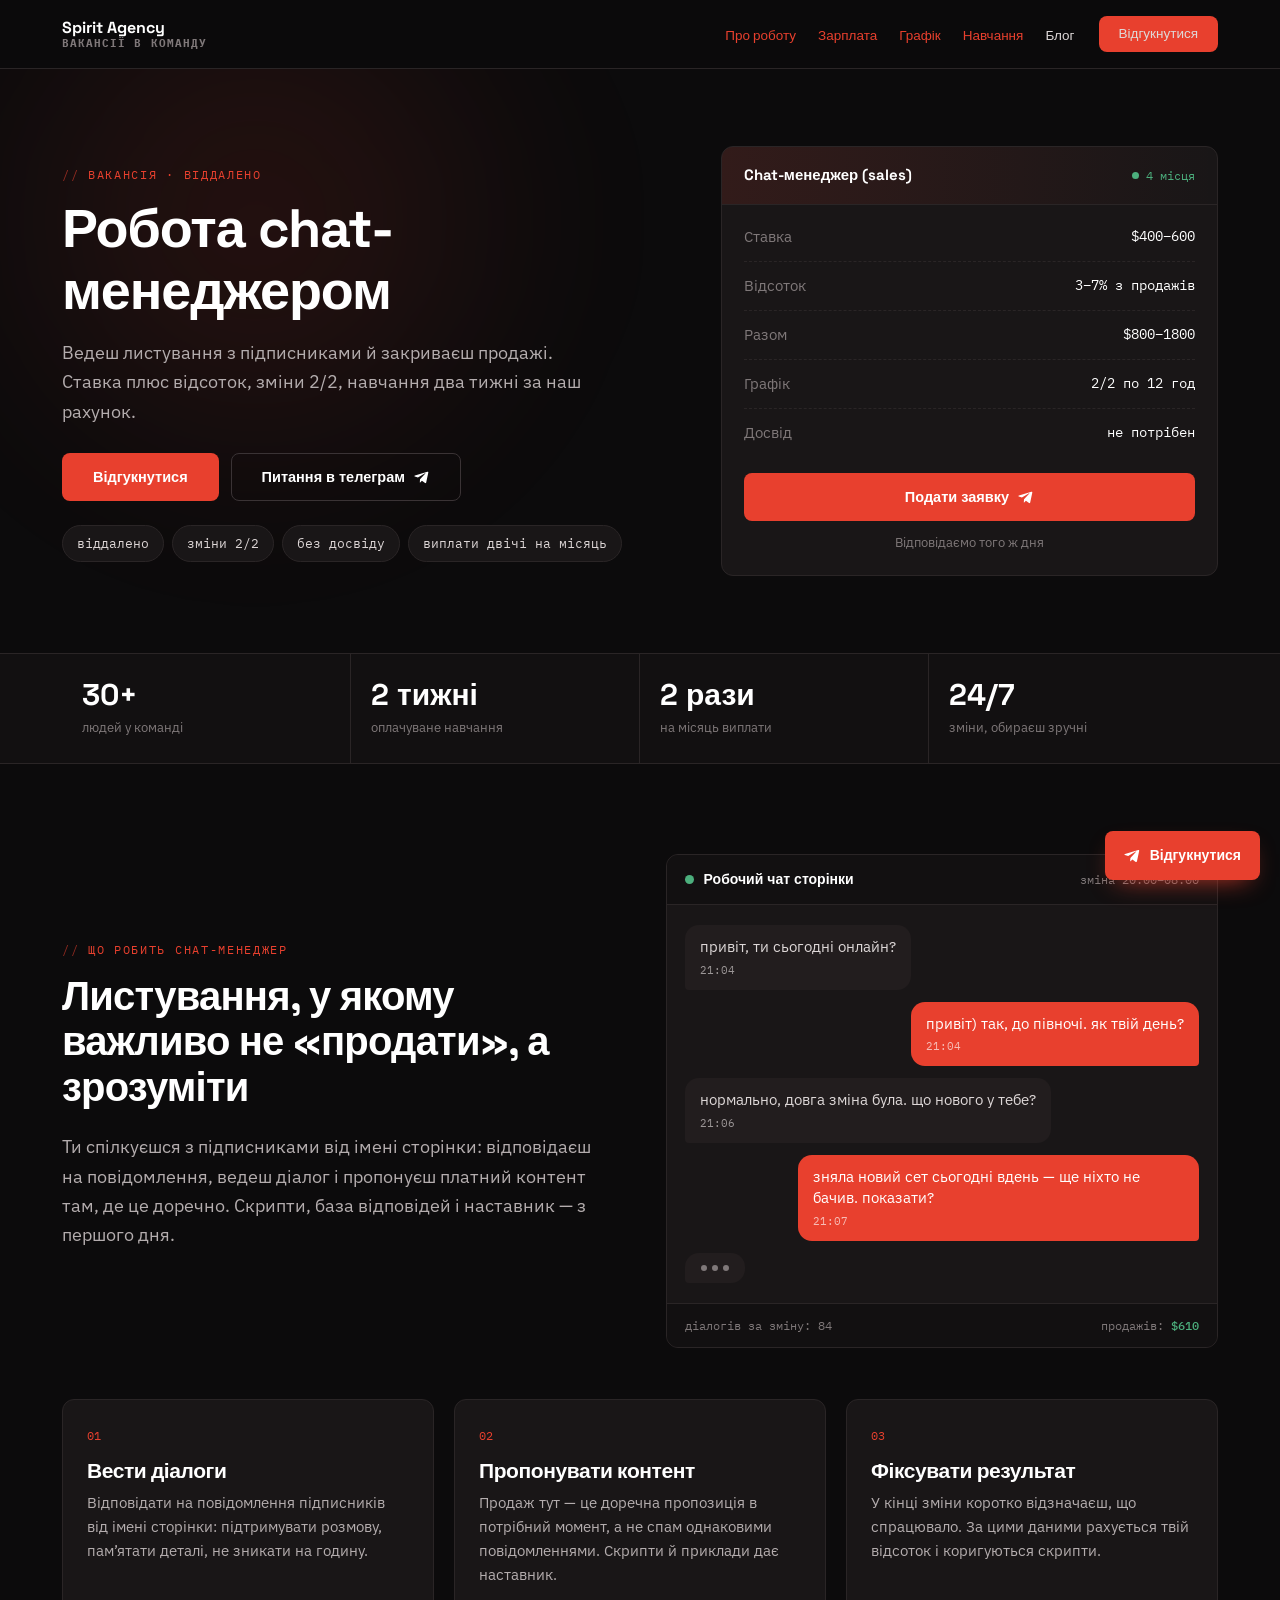
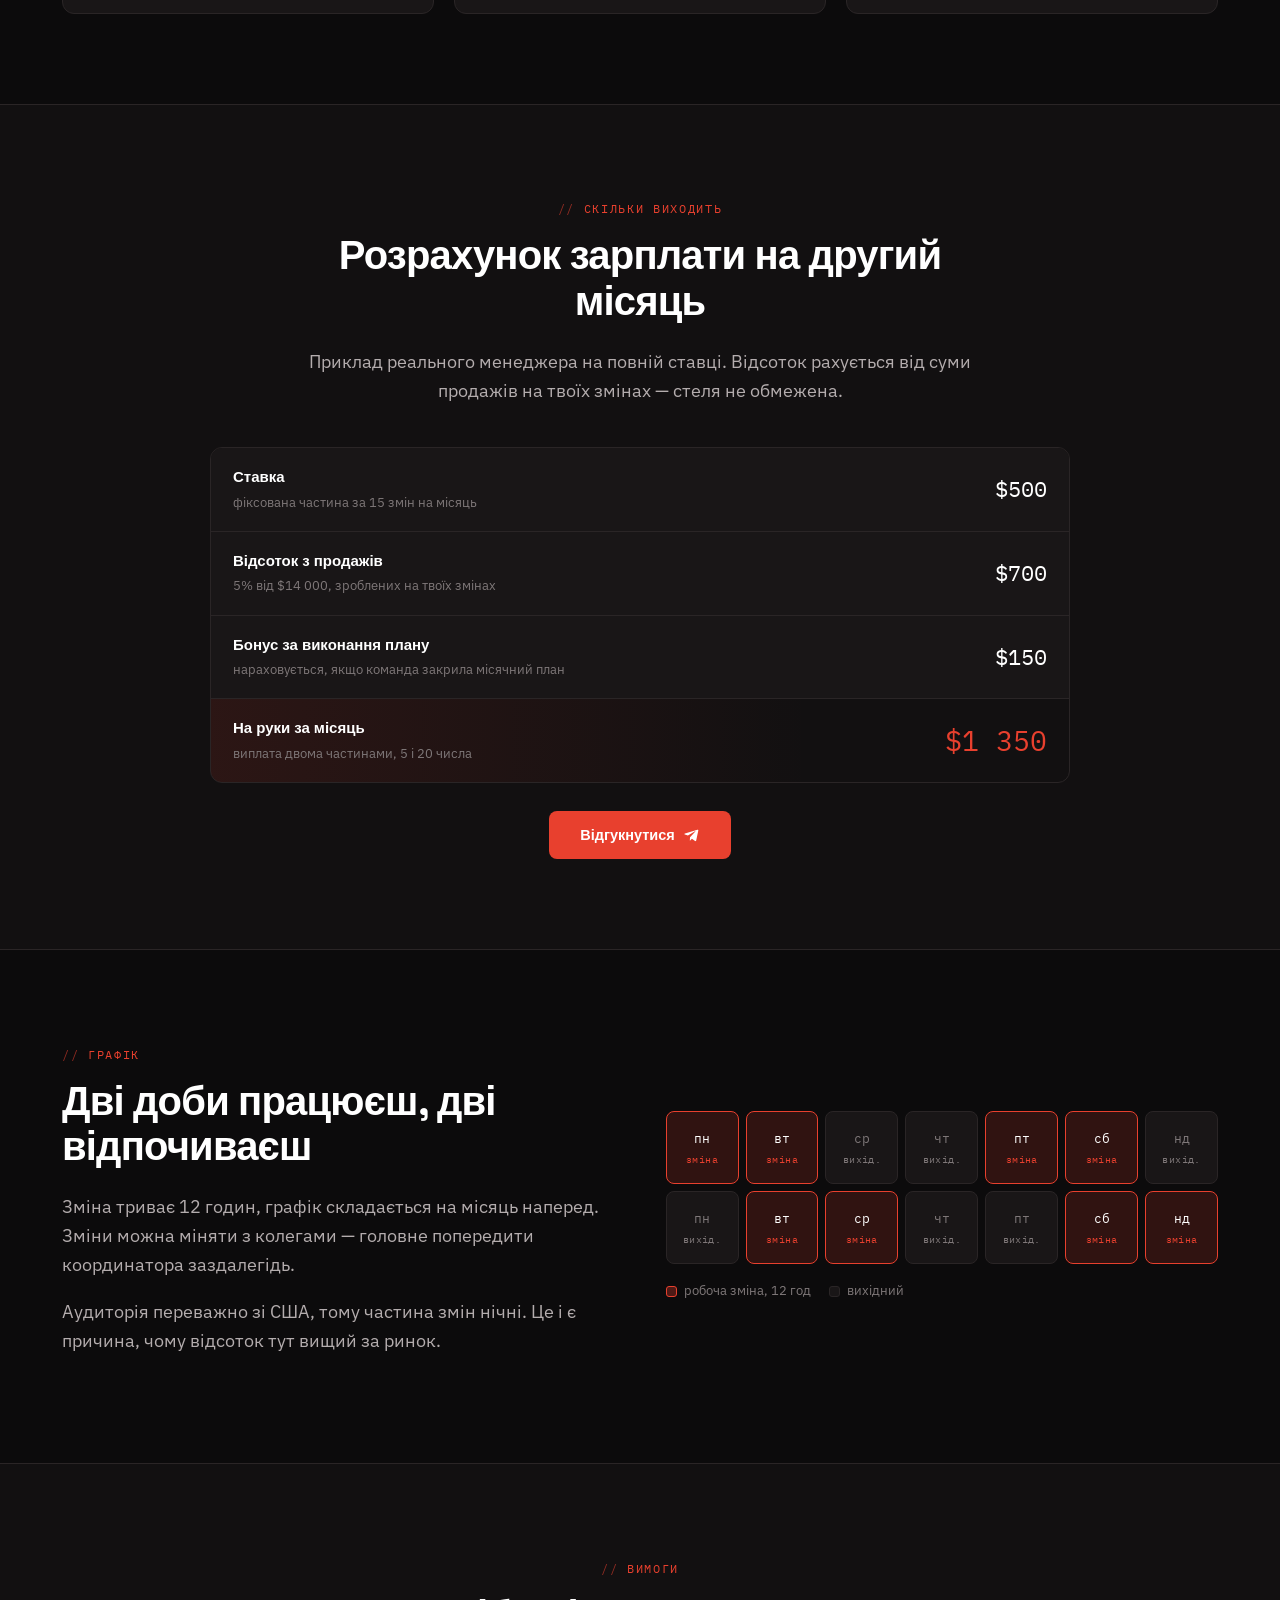
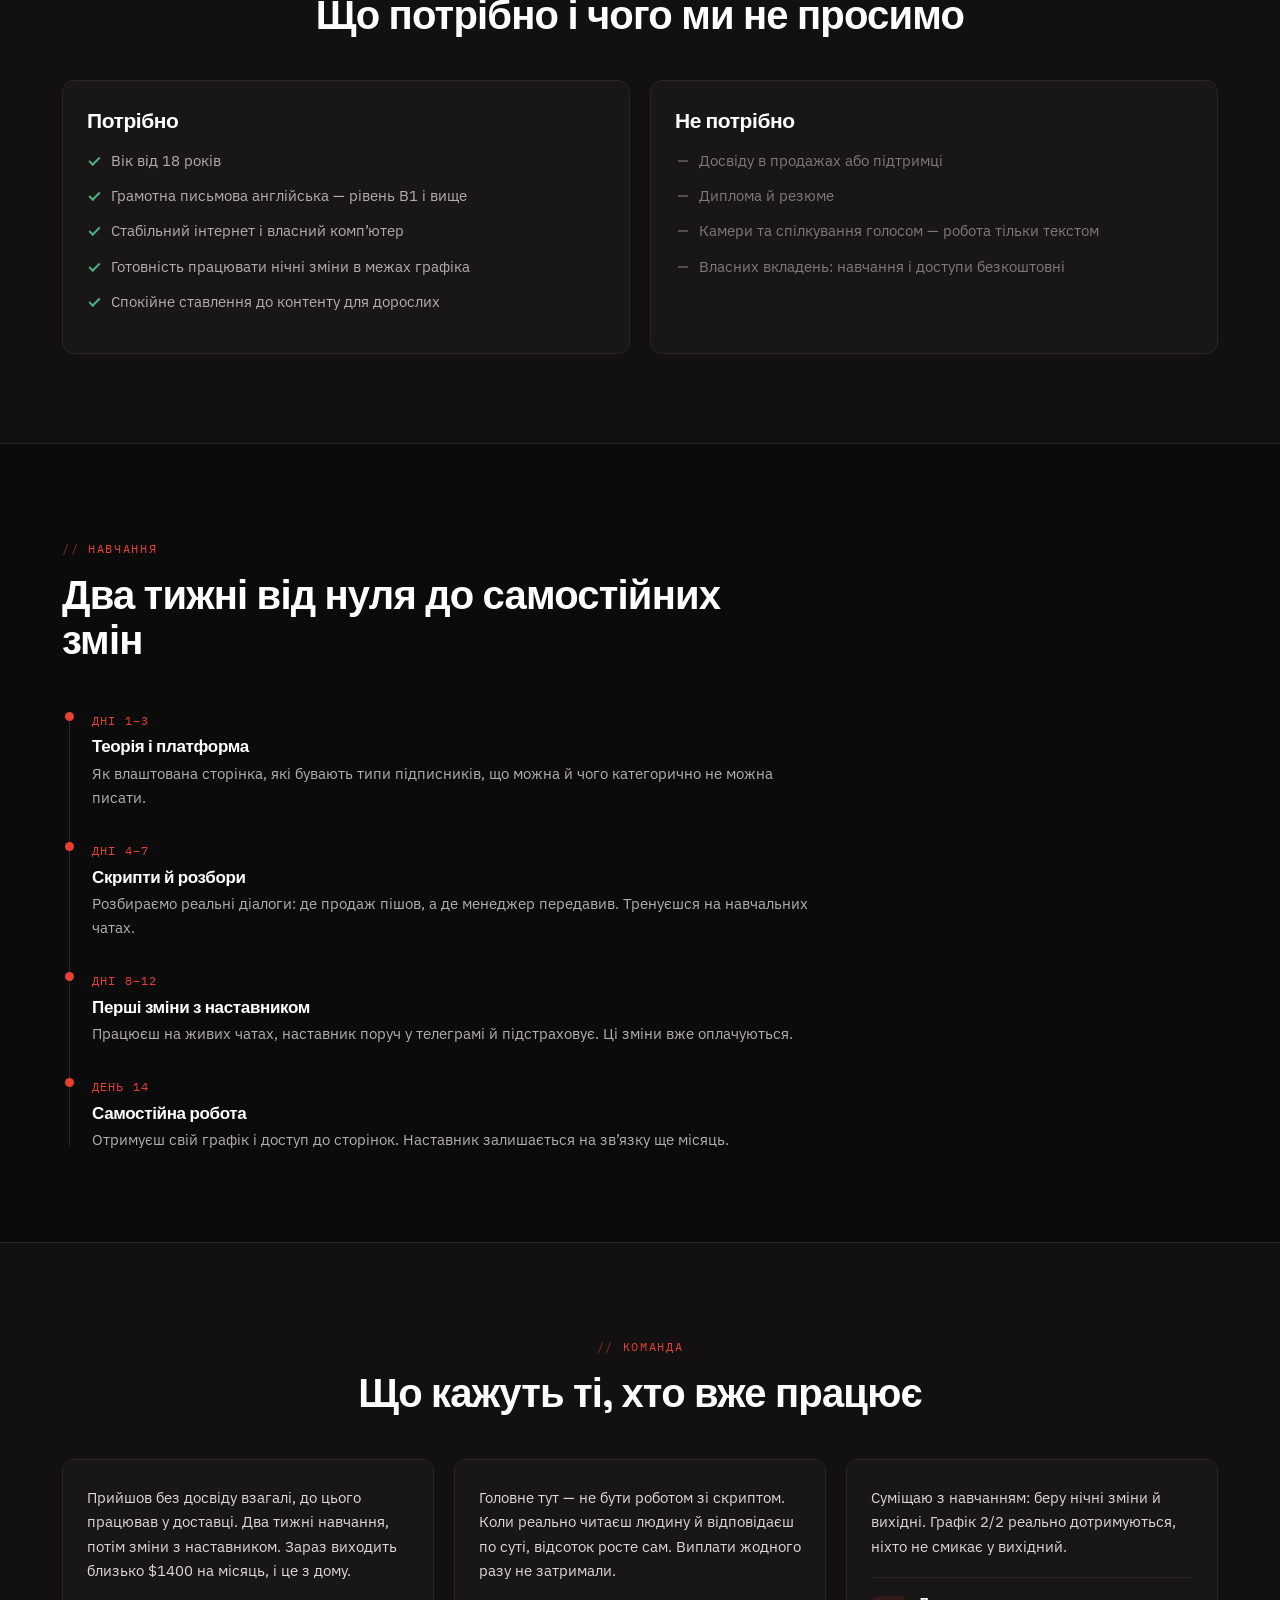
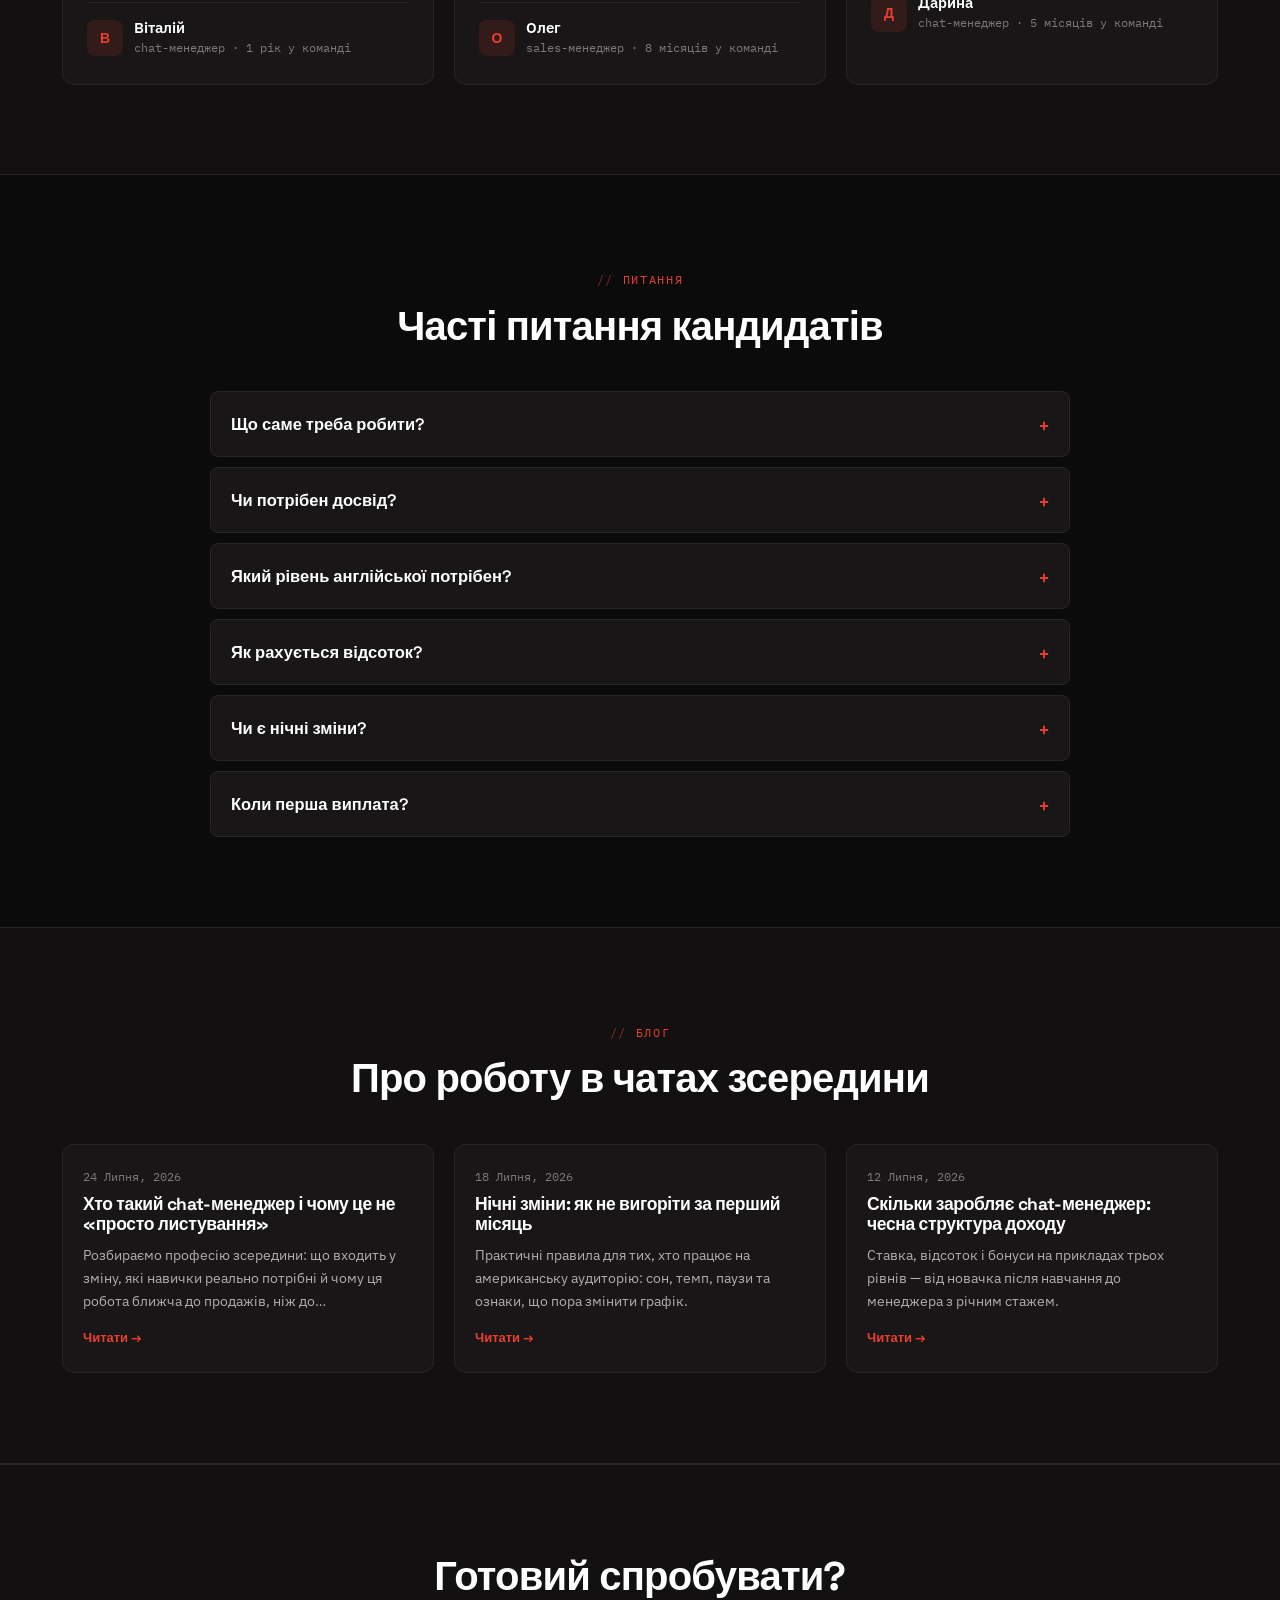
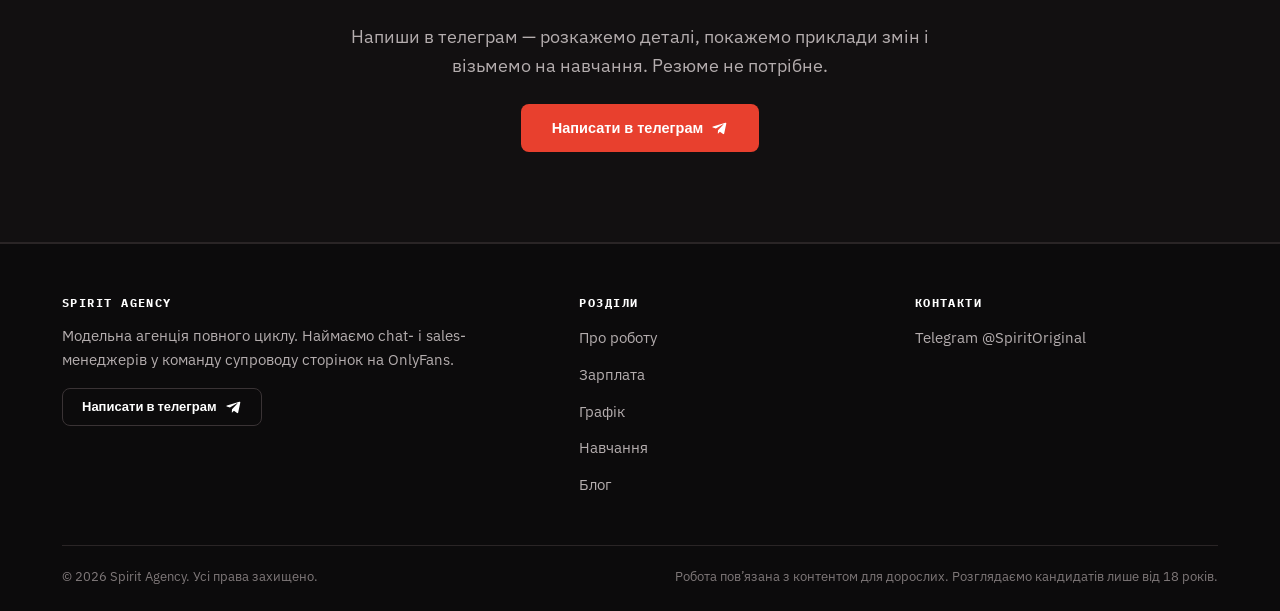
<file: index.html>
<!doctype html>
<html lang="uk">
<head>
	<meta charset="UTF-8">
	<meta name="viewport" content="width=device-width, initial-scale=1">
	<title>Робота chat-менеджером віддалено — Spirit Agency</title>
<meta name='robots' content='max-image-preview:large' />
<meta name="description" content="Робота chat-менеджером віддалено: ставка $400–600 плюс відсоток, разом $800–1800, зміни 2/2, безкоштовне навчання два тижні. Досвід не потрібен.">
<link rel="canonical" href="https://tm.spiritagency.space/">
<meta property="og:site_name" content="Spirit Agency">
<meta property="og:type" content="website">
<meta property="og:title" content="Робота chat-менеджером віддалено — Spirit Agency">
<meta property="og:url" content="https://tm.spiritagency.space/">
<meta property="og:image" content="https://tm.spiritagency.space/og.jpg">
<meta property="og:image:width" content="1200">
<meta property="og:image:height" content="630">
<meta property="og:locale" content="uk">
<meta property="og:description" content="Робота chat-менеджером віддалено: ставка $400–600 плюс відсоток, разом $800–1800, зміни 2/2, безкоштовне навчання два тижні. Досвід не потрібен.">
<meta name="twitter:card" content="summary_large_image">
<meta name="theme-color" content="#e8402e">
<link rel='dns-prefetch' href='//fonts.googleapis.com' />
<link href='https://fonts.gstatic.com' crossorigin rel='preconnect' />
<script type="application/ld+json">{"@context":"https://schema.org","@graph":[{"@type":"Organization","@id":"https://tm.spiritagency.space/#organization","name":"Spirit Agency","url":"https://tm.spiritagency.space/","description":"Робота chat-менеджером віддалено: ставка $400–600 плюс відсоток, разом $800–1800, зміни 2/2, безкоштовне навчання два тижні. Досвід не потрібен.","sameAs":["https://t.me/SpiritOriginal"],"contactPoint":[{"@type":"ContactPoint","contactType":"recruitment","url":"https://t.me/SpiritOriginal","areaServed":"UA"}]},{"@type":"WebSite","@id":"https://tm.spiritagency.space/#website","url":"https://tm.spiritagency.space/","name":"Spirit Agency","publisher":{"@id":"https://tm.spiritagency.space/#organization"},"inLanguage":"uk"},{"@type":"JobPosting","@id":"https://tm.spiritagency.space/#job","title":"Chat-менеджер (sales)","description":"Ведеш листування з підписниками й закриваєш продажі. Ставка плюс відсоток, зміни 2/2, навчання два тижні за наш рахунок. Ти спілкуєшся з підписниками від імені сторінки: відповідаєш на повідомлення, ведеш діалог і пропонуєш платний контент там, де це доречно. Скрипти, база відповідей і наставник — з першого дня.","datePosted":"2026-07-30T09:40:50+00:00","validThrough":"2026-10-28T09:40:50+00:00","employmentType":"FULL_TIME","jobLocationType":"TELECOMMUTE","directApply":false,"hiringOrganization":{"@id":"https://tm.spiritagency.space/#organization"},"applicantLocationRequirements":{"@type":"Country","name":"Ukraine"}},{"@type":"FAQPage","@id":"https://tm.spiritagency.space/#faq","mainEntity":[{"@type":"Question","name":"Що саме треба робити?","acceptedAnswer":{"@type":"Answer","text":"Вести листування з підписниками сторінки: підтримувати діалог, відповідати на питання й пропонувати платний контент там, де це доречно. Тільки текст, без камери й голосу."}},{"@type":"Question","name":"Чи потрібен досвід?","acceptedAnswer":{"@type":"Answer","text":"Ні. Більшість команди прийшла без досвіду в продажах. Навчання два тижні, з них останні п’ять днів уже оплачуються."}},{"@type":"Question","name":"Який рівень англійської потрібен?","acceptedAnswer":{"@type":"Answer","text":"Достатньо B1: писати грамотно й розуміти співрозмовника. Ідеальна граматика не потрібна — важливіше швидкість і жива мова."}},{"@type":"Question","name":"Як рахується відсоток?","acceptedAnswer":{"@type":"Answer","text":"Від суми продажів, зроблених на твоїх змінах. Ставка від 3 до 7% залежно від стажу й результату. Статистику по своїх змінах бачиш сам."}},{"@type":"Question","name":"Чи є нічні зміни?","acceptedAnswer":{"@type":"Answer","text":"Так, аудиторія переважно з США, тому частина змін нічні. Графік складається заздалегідь, зміни можна міняти з колегами."}},{"@type":"Question","name":"Коли перша виплата?","acceptedAnswer":{"@type":"Answer","text":"Виплати двічі на місяць, 5 і 20 числа. Оплачувані зміни під час навчання входять у найближчу виплату."}}]}]}</script>
<style id="wp-img-auto-sizes-contain-inline-css">
img:is([sizes=auto i],[sizes^="auto," i]){contain-intrinsic-size:3000px 1500px}
/*# sourceURL=wp-img-auto-sizes-contain-inline-css */
</style>
<style id="wp-block-library-inline-css">
:root{--wp-block-synced-color:#7a00df;--wp-block-synced-color--rgb:122,0,223;--wp-bound-block-color:var(--wp-block-synced-color);--wp-editor-canvas-background:#ddd;--wp-admin-theme-color:#007cba;--wp-admin-theme-color--rgb:0,124,186;--wp-admin-theme-color-darker-10:#006ba1;--wp-admin-theme-color-darker-10--rgb:0,107,160.5;--wp-admin-theme-color-darker-20:#005a87;--wp-admin-theme-color-darker-20--rgb:0,90,135;--wp-admin-border-width-focus:2px}@media (min-resolution:192dpi){:root{--wp-admin-border-width-focus:1.5px}}.wp-element-button{cursor:pointer}:root .has-very-light-gray-background-color{background-color:#eee}:root .has-very-dark-gray-background-color{background-color:#313131}:root .has-very-light-gray-color{color:#eee}:root .has-very-dark-gray-color{color:#313131}:root .has-vivid-green-cyan-to-vivid-cyan-blue-gradient-background{background:linear-gradient(135deg,#00d084,#0693e3)}:root .has-purple-crush-gradient-background{background:linear-gradient(135deg,#34e2e4,#4721fb 50%,#ab1dfe)}:root .has-hazy-dawn-gradient-background{background:linear-gradient(135deg,#faaca8,#dad0ec)}:root .has-subdued-olive-gradient-background{background:linear-gradient(135deg,#fafae1,#67a671)}:root .has-atomic-cream-gradient-background{background:linear-gradient(135deg,#fdd79a,#004a59)}:root .has-nightshade-gradient-background{background:linear-gradient(135deg,#330968,#31cdcf)}:root .has-midnight-gradient-background{background:linear-gradient(135deg,#020381,#2874fc)}:root{--wp--preset--font-size--normal:16px;--wp--preset--font-size--huge:42px}.has-regular-font-size{font-size:1em}.has-larger-font-size{font-size:2.625em}.has-normal-font-size{font-size:var(--wp--preset--font-size--normal)}.has-huge-font-size{font-size:var(--wp--preset--font-size--huge)}:root .has-text-align-center{text-align:center}:root .has-text-align-left{text-align:left}:root .has-text-align-right{text-align:right}.has-fit-text{white-space:nowrap!important}#end-resizable-editor-section{display:none}.aligncenter{clear:both}.items-justified-left{justify-content:flex-start}.items-justified-center{justify-content:center}.items-justified-right{justify-content:flex-end}.items-justified-space-between{justify-content:space-between}.screen-reader-text{word-wrap:normal!important;border:0;clip-path:inset(50%);height:1px;margin:-1px;overflow:hidden;padding:0;position:absolute;width:1px;word-break:normal!important}.screen-reader-text:focus{background-color:#ddd;clip-path:none;color:#444;display:block;font-size:1em;height:auto;left:5px;line-height:normal;padding:15px 23px 14px;text-decoration:none;top:5px;width:auto;z-index:100000}html :where(.has-border-color){border-style:solid}html :where([style^=border-color],[style*=";border-color"],[style*="; border-color"]){border-style:solid}html :where([style^=border-top-color],[style*=";border-top-color"],[style*="; border-top-color"]){border-top-style:solid}html :where([style^=border-right-color],[style*=";border-right-color"],[style*="; border-right-color"]){border-right-style:solid}html :where([style^=border-bottom-color],[style*=";border-bottom-color"],[style*="; border-bottom-color"]){border-bottom-style:solid}html :where([style^=border-left-color],[style*=";border-left-color"],[style*="; border-left-color"]){border-left-style:solid}html :where([style^=border-width],[style*=";border-width"],[style*="; border-width"]){border-style:solid}html :where([style^=border-top-width],[style*=";border-top-width"],[style*="; border-top-width"]){border-top-style:solid}html :where([style^=border-right-width],[style*=";border-right-width"],[style*="; border-right-width"]){border-right-style:solid}html :where([style^=border-bottom-width],[style*=";border-bottom-width"],[style*="; border-bottom-width"]){border-bottom-style:solid}html :where([style^=border-left-width],[style*=";border-left-width"],[style*="; border-left-width"]){border-left-style:solid}html :where(img[class*=wp-image-]){height:auto;max-width:100%}:where(figure){margin:0 0 1em}html :where(.is-position-sticky){--wp-admin--admin-bar--position-offset:var(--wp-admin--admin-bar--height,0px)}@media screen and (max-width:600px){html :where(.is-position-sticky){--wp-admin--admin-bar--position-offset:0px}}

/*# sourceURL=/assets/core/css/dist/block-library/common.min.css */
</style>

<style id="global-styles-inline-css">
:root{--wp--preset--aspect-ratio--square: 1;--wp--preset--aspect-ratio--4-3: 4/3;--wp--preset--aspect-ratio--3-4: 3/4;--wp--preset--aspect-ratio--3-2: 3/2;--wp--preset--aspect-ratio--2-3: 2/3;--wp--preset--aspect-ratio--16-9: 16/9;--wp--preset--aspect-ratio--9-16: 9/16;--wp--preset--color--black: #000000;--wp--preset--color--cyan-bluish-gray: #abb8c3;--wp--preset--color--white: #ffffff;--wp--preset--color--pale-pink: #f78da7;--wp--preset--color--vivid-red: #cf2e2e;--wp--preset--color--luminous-vivid-orange: #ff6900;--wp--preset--color--luminous-vivid-amber: #fcb900;--wp--preset--color--light-green-cyan: #7bdcb5;--wp--preset--color--vivid-green-cyan: #00d084;--wp--preset--color--pale-cyan-blue: #8ed1fc;--wp--preset--color--vivid-cyan-blue: #0693e3;--wp--preset--color--vivid-purple: #9b51e0;--wp--preset--color--bg: #0c0b0c;--wp--preset--color--bg-2: #121011;--wp--preset--color--panel: #191617;--wp--preset--color--accent: #e8402e;--wp--preset--color--ok: #4caf7d;--wp--preset--color--text: #b4adae;--wp--preset--gradient--vivid-cyan-blue-to-vivid-purple: linear-gradient(135deg,rgb(6,147,227) 0%,rgb(155,81,224) 100%);--wp--preset--gradient--light-green-cyan-to-vivid-green-cyan: linear-gradient(135deg,rgb(122,220,180) 0%,rgb(0,208,130) 100%);--wp--preset--gradient--luminous-vivid-amber-to-luminous-vivid-orange: linear-gradient(135deg,rgb(252,185,0) 0%,rgb(255,105,0) 100%);--wp--preset--gradient--luminous-vivid-orange-to-vivid-red: linear-gradient(135deg,rgb(255,105,0) 0%,rgb(207,46,46) 100%);--wp--preset--gradient--very-light-gray-to-cyan-bluish-gray: linear-gradient(135deg,rgb(238,238,238) 0%,rgb(169,184,195) 100%);--wp--preset--gradient--cool-to-warm-spectrum: linear-gradient(135deg,rgb(74,234,220) 0%,rgb(151,120,209) 20%,rgb(207,42,186) 40%,rgb(238,44,130) 60%,rgb(251,105,98) 80%,rgb(254,248,76) 100%);--wp--preset--gradient--blush-light-purple: linear-gradient(135deg,rgb(255,206,236) 0%,rgb(152,150,240) 100%);--wp--preset--gradient--blush-bordeaux: linear-gradient(135deg,rgb(254,205,165) 0%,rgb(254,45,45) 50%,rgb(107,0,62) 100%);--wp--preset--gradient--luminous-dusk: linear-gradient(135deg,rgb(255,203,112) 0%,rgb(199,81,192) 50%,rgb(65,88,208) 100%);--wp--preset--gradient--pale-ocean: linear-gradient(135deg,rgb(255,245,203) 0%,rgb(182,227,212) 50%,rgb(51,167,181) 100%);--wp--preset--gradient--electric-grass: linear-gradient(135deg,rgb(202,248,128) 0%,rgb(113,206,126) 100%);--wp--preset--gradient--midnight: linear-gradient(135deg,rgb(2,3,129) 0%,rgb(40,116,252) 100%);--wp--preset--font-size--small: 13px;--wp--preset--font-size--medium: clamp(14px, 0.875rem + ((1vw - 3.2px) * 0.789), 20px);--wp--preset--font-size--large: clamp(22.041px, 1.378rem + ((1vw - 3.2px) * 1.837), 36px);--wp--preset--font-size--x-large: clamp(25.014px, 1.563rem + ((1vw - 3.2px) * 2.235), 42px);--wp--preset--font-family--body: 'IBM Plex Sans', -apple-system, 'Segoe UI', Roboto, Arial, sans-serif;--wp--preset--font-family--head: 'Space Grotesk', Montserrat, -apple-system, Arial, sans-serif;--wp--preset--font-family--mono: 'IBM Plex Mono', ui-monospace, Menlo, monospace;--wp--preset--spacing--20: 0.44rem;--wp--preset--spacing--30: 0.67rem;--wp--preset--spacing--40: 1rem;--wp--preset--spacing--50: 1.5rem;--wp--preset--spacing--60: 2.25rem;--wp--preset--spacing--70: 3.38rem;--wp--preset--spacing--80: 5.06rem;--wp--preset--shadow--natural: 6px 6px 9px rgba(0, 0, 0, 0.2);--wp--preset--shadow--deep: 12px 12px 50px rgba(0, 0, 0, 0.4);--wp--preset--shadow--sharp: 6px 6px 0px rgba(0, 0, 0, 0.2);--wp--preset--shadow--outlined: 6px 6px 0px -3px rgb(255, 255, 255), 6px 6px rgb(0, 0, 0);--wp--preset--shadow--crisp: 6px 6px 0px rgb(0, 0, 0);}.wp-block-button{--wp--preset--dimension--25: 25%;--wp--preset--dimension--50: 50%;--wp--preset--dimension--75: 75%;--wp--preset--dimension--100: 100%;}:root { --wp--style--global--content-size: 800px;--wp--style--global--wide-size: 1080px; }:where(body) { margin: 0; }.wp-site-blocks > .alignleft { float: left; margin-right: 2em; }.wp-site-blocks > .alignright { float: right; margin-left: 2em; }.wp-site-blocks > .aligncenter { justify-content: center; margin-left: auto; margin-right: auto; }:where(.wp-site-blocks) > * { margin-block-start: 24px; margin-block-end: 0; }:where(.wp-site-blocks) > :first-child { margin-block-start: 0; }:where(.wp-site-blocks) > :last-child { margin-block-end: 0; }:root { --wp--style--block-gap: 24px; }:root :where(.is-layout-flow) > :first-child{margin-block-start: 0;}:root :where(.is-layout-flow) > :last-child{margin-block-end: 0;}:root :where(.is-layout-flow) > *{margin-block-start: 24px;margin-block-end: 0;}:root :where(.is-layout-constrained) > :first-child{margin-block-start: 0;}:root :where(.is-layout-constrained) > :last-child{margin-block-end: 0;}:root :where(.is-layout-constrained) > *{margin-block-start: 24px;margin-block-end: 0;}:root :where(.is-layout-flex){gap: 24px;}:root :where(.is-layout-grid){gap: 24px;}.is-layout-flow > .alignleft{float: left;margin-inline-start: 0;margin-inline-end: 2em;}.is-layout-flow > .alignright{float: right;margin-inline-start: 2em;margin-inline-end: 0;}.is-layout-flow > .aligncenter{margin-left: auto !important;margin-right: auto !important;}.is-layout-constrained > .alignleft{float: left;margin-inline-start: 0;margin-inline-end: 2em;}.is-layout-constrained > .alignright{float: right;margin-inline-start: 2em;margin-inline-end: 0;}.is-layout-constrained > .aligncenter{margin-left: auto !important;margin-right: auto !important;}.is-layout-constrained > :where(:not(.alignleft):not(.alignright):not(.alignfull)){max-width: var(--wp--style--global--content-size);margin-left: auto !important;margin-right: auto !important;}.is-layout-constrained > .alignwide{max-width: var(--wp--style--global--wide-size);}body .is-layout-flex{display: flex;}.is-layout-flex{flex-wrap: wrap;align-items: center;}.is-layout-flex > :is(*, div){margin: 0;}body .is-layout-grid{display: grid;}.is-layout-grid > :is(*, div){margin: 0;}body{background-color: var(--wp--preset--color--bg);color: var(--wp--preset--color--text);font-family: var(--wp--preset--font-family--body);line-height: 1.66;padding-top: 0px;padding-right: 0px;padding-bottom: 0px;padding-left: 0px;}a:where(:not(.wp-element-button)){color: var(--wp--preset--color--accent);}h1{color: var(--wp--preset--color--white);font-family: var(--wp--preset--font-family--head);}h2{color: var(--wp--preset--color--white);font-family: var(--wp--preset--font-family--head);}h3{color: var(--wp--preset--color--white);font-family: var(--wp--preset--font-family--head);}:root :where(.wp-element-button, .wp-block-button__link){background-color: #32373c;border-width: 0;color: #fff;font-family: inherit;font-size: inherit;font-style: inherit;font-weight: inherit;letter-spacing: inherit;line-height: inherit;padding-top: calc(0.667em + 2px);padding-right: calc(1.333em + 2px);padding-bottom: calc(0.667em + 2px);padding-left: calc(1.333em + 2px);text-decoration: none;text-transform: inherit;}.has-black-color{color: var(--wp--preset--color--black) !important;}.has-cyan-bluish-gray-color{color: var(--wp--preset--color--cyan-bluish-gray) !important;}.has-white-color{color: var(--wp--preset--color--white) !important;}.has-pale-pink-color{color: var(--wp--preset--color--pale-pink) !important;}.has-vivid-red-color{color: var(--wp--preset--color--vivid-red) !important;}.has-luminous-vivid-orange-color{color: var(--wp--preset--color--luminous-vivid-orange) !important;}.has-luminous-vivid-amber-color{color: var(--wp--preset--color--luminous-vivid-amber) !important;}.has-light-green-cyan-color{color: var(--wp--preset--color--light-green-cyan) !important;}.has-vivid-green-cyan-color{color: var(--wp--preset--color--vivid-green-cyan) !important;}.has-pale-cyan-blue-color{color: var(--wp--preset--color--pale-cyan-blue) !important;}.has-vivid-cyan-blue-color{color: var(--wp--preset--color--vivid-cyan-blue) !important;}.has-vivid-purple-color{color: var(--wp--preset--color--vivid-purple) !important;}.has-bg-color{color: var(--wp--preset--color--bg) !important;}.has-bg-2-color{color: var(--wp--preset--color--bg-2) !important;}.has-panel-color{color: var(--wp--preset--color--panel) !important;}.has-accent-color{color: var(--wp--preset--color--accent) !important;}.has-ok-color{color: var(--wp--preset--color--ok) !important;}.has-text-color{color: var(--wp--preset--color--text) !important;}.has-black-background-color{background-color: var(--wp--preset--color--black) !important;}.has-cyan-bluish-gray-background-color{background-color: var(--wp--preset--color--cyan-bluish-gray) !important;}.has-white-background-color{background-color: var(--wp--preset--color--white) !important;}.has-pale-pink-background-color{background-color: var(--wp--preset--color--pale-pink) !important;}.has-vivid-red-background-color{background-color: var(--wp--preset--color--vivid-red) !important;}.has-luminous-vivid-orange-background-color{background-color: var(--wp--preset--color--luminous-vivid-orange) !important;}.has-luminous-vivid-amber-background-color{background-color: var(--wp--preset--color--luminous-vivid-amber) !important;}.has-light-green-cyan-background-color{background-color: var(--wp--preset--color--light-green-cyan) !important;}.has-vivid-green-cyan-background-color{background-color: var(--wp--preset--color--vivid-green-cyan) !important;}.has-pale-cyan-blue-background-color{background-color: var(--wp--preset--color--pale-cyan-blue) !important;}.has-vivid-cyan-blue-background-color{background-color: var(--wp--preset--color--vivid-cyan-blue) !important;}.has-vivid-purple-background-color{background-color: var(--wp--preset--color--vivid-purple) !important;}.has-bg-background-color{background-color: var(--wp--preset--color--bg) !important;}.has-bg-2-background-color{background-color: var(--wp--preset--color--bg-2) !important;}.has-panel-background-color{background-color: var(--wp--preset--color--panel) !important;}.has-accent-background-color{background-color: var(--wp--preset--color--accent) !important;}.has-ok-background-color{background-color: var(--wp--preset--color--ok) !important;}.has-text-background-color{background-color: var(--wp--preset--color--text) !important;}.has-black-border-color{border-color: var(--wp--preset--color--black) !important;}.has-cyan-bluish-gray-border-color{border-color: var(--wp--preset--color--cyan-bluish-gray) !important;}.has-white-border-color{border-color: var(--wp--preset--color--white) !important;}.has-pale-pink-border-color{border-color: var(--wp--preset--color--pale-pink) !important;}.has-vivid-red-border-color{border-color: var(--wp--preset--color--vivid-red) !important;}.has-luminous-vivid-orange-border-color{border-color: var(--wp--preset--color--luminous-vivid-orange) !important;}.has-luminous-vivid-amber-border-color{border-color: var(--wp--preset--color--luminous-vivid-amber) !important;}.has-light-green-cyan-border-color{border-color: var(--wp--preset--color--light-green-cyan) !important;}.has-vivid-green-cyan-border-color{border-color: var(--wp--preset--color--vivid-green-cyan) !important;}.has-pale-cyan-blue-border-color{border-color: var(--wp--preset--color--pale-cyan-blue) !important;}.has-vivid-cyan-blue-border-color{border-color: var(--wp--preset--color--vivid-cyan-blue) !important;}.has-vivid-purple-border-color{border-color: var(--wp--preset--color--vivid-purple) !important;}.has-bg-border-color{border-color: var(--wp--preset--color--bg) !important;}.has-bg-2-border-color{border-color: var(--wp--preset--color--bg-2) !important;}.has-panel-border-color{border-color: var(--wp--preset--color--panel) !important;}.has-accent-border-color{border-color: var(--wp--preset--color--accent) !important;}.has-ok-border-color{border-color: var(--wp--preset--color--ok) !important;}.has-text-border-color{border-color: var(--wp--preset--color--text) !important;}.has-vivid-cyan-blue-to-vivid-purple-gradient-background{background: var(--wp--preset--gradient--vivid-cyan-blue-to-vivid-purple) !important;}.has-light-green-cyan-to-vivid-green-cyan-gradient-background{background: var(--wp--preset--gradient--light-green-cyan-to-vivid-green-cyan) !important;}.has-luminous-vivid-amber-to-luminous-vivid-orange-gradient-background{background: var(--wp--preset--gradient--luminous-vivid-amber-to-luminous-vivid-orange) !important;}.has-luminous-vivid-orange-to-vivid-red-gradient-background{background: var(--wp--preset--gradient--luminous-vivid-orange-to-vivid-red) !important;}.has-very-light-gray-to-cyan-bluish-gray-gradient-background{background: var(--wp--preset--gradient--very-light-gray-to-cyan-bluish-gray) !important;}.has-cool-to-warm-spectrum-gradient-background{background: var(--wp--preset--gradient--cool-to-warm-spectrum) !important;}.has-blush-light-purple-gradient-background{background: var(--wp--preset--gradient--blush-light-purple) !important;}.has-blush-bordeaux-gradient-background{background: var(--wp--preset--gradient--blush-bordeaux) !important;}.has-luminous-dusk-gradient-background{background: var(--wp--preset--gradient--luminous-dusk) !important;}.has-pale-ocean-gradient-background{background: var(--wp--preset--gradient--pale-ocean) !important;}.has-electric-grass-gradient-background{background: var(--wp--preset--gradient--electric-grass) !important;}.has-midnight-gradient-background{background: var(--wp--preset--gradient--midnight) !important;}.has-small-font-size{font-size: var(--wp--preset--font-size--small) !important;}.has-medium-font-size{font-size: var(--wp--preset--font-size--medium) !important;}.has-large-font-size{font-size: var(--wp--preset--font-size--large) !important;}.has-x-large-font-size{font-size: var(--wp--preset--font-size--x-large) !important;}.has-body-font-family{font-family: var(--wp--preset--font-family--body) !important;}.has-head-font-family{font-family: var(--wp--preset--font-family--head) !important;}.has-mono-font-family{font-family: var(--wp--preset--font-family--mono) !important;}
/*# sourceURL=global-styles-inline-css */
</style>

<link rel='stylesheet' id='st-fonts-css' href='https://fonts.googleapis.com/css2?family=IBM+Plex+Mono:wght@400;500&#038;family=IBM+Plex+Sans:wght@400;500;600&#038;family=Space+Grotesk:wght@500;600;700&#038;display=swap' media='all' />
<link rel='stylesheet' id='st-style-css' href='/assets/theme/style.css?ver=1.0.0' media='all' />
<link rel="canonical" href="https://tm.spiritagency.space/" />
</head>

<body class="home wp-singular page-template-default page page-id-4 wp-embed-responsive wp-theme-spirit-team">

<a class="st-skip st-sr" href="#st-main">Перейти до вмісту</a>

<header class="st-header">
	<div class="st-wrap st-header__in">

		<div class="st-brand">
							<a class="st-brand__n" href="/">
					Spirit Agency											<span class="st-brand__s">Вакансії в команду</span>
									</a>
					</div>

		<button class="st-burger" id="st-burger" aria-expanded="false" aria-controls="st-nav"
			aria-label="Меню"><span></span></button>

		<nav class="st-nav" id="st-nav" aria-label="Головне меню">
			<ul id="menu-%d0%b3%d0%be%d0%bb%d0%be%d0%b2%d0%bd%d0%b5-%d0%bc%d0%b5%d0%bd%d1%8e" class="menu"><li id="menu-item-10" class="menu-item menu-item-type-custom menu-item-object-custom current-menu-item current_page_item menu-item-home menu-item-10"><a href="/#work" aria-current="page">Про роботу</a></li>
<li id="menu-item-11" class="menu-item menu-item-type-custom menu-item-object-custom current-menu-item current_page_item menu-item-home menu-item-11"><a href="/#pay" aria-current="page">Зарплата</a></li>
<li id="menu-item-12" class="menu-item menu-item-type-custom menu-item-object-custom current-menu-item current_page_item menu-item-home menu-item-12"><a href="/#shifts" aria-current="page">Графік</a></li>
<li id="menu-item-13" class="menu-item menu-item-type-custom menu-item-object-custom current-menu-item current_page_item menu-item-home menu-item-13"><a href="/#learn" aria-current="page">Навчання</a></li>
<li id="menu-item-14" class="menu-item menu-item-type-post_type menu-item-object-page menu-item-14"><a href="/blog/">Блог</a></li>
</ul><a class="st-btn st-btn--fill st-btn--sm" href="https://t.me/SpiritOriginal" target="_blank" rel="nofollow noopener">Відгукнутися</a>		</nav>

	</div>
</header>

<main id="st-main">

<!-- ПЕРВЫЙ ЭКРАН -->
<section class="st-hero" id="top">
	<div class="st-wrap st-hero__in">

		<div class="st-rev">
			<span class="st-kick">Вакансія · віддалено</span>
			<h1>Робота chat-менеджером</h1>
			<p class="st-hero__sub">Ведеш листування з підписниками й закриваєш продажі. Ставка плюс відсоток, зміни 2/2, навчання два тижні за наш рахунок.</p>

			<div class="st-btns">
				<a class="st-btn st-btn--fill" href="https://t.me/SpiritOriginal" target="_blank" rel="nofollow noopener">Відгукнутися</a><a class="st-btn st-btn--line" href="https://t.me/SpiritOriginal" target="_blank" rel="nofollow noopener">Питання в телеграм<svg viewBox="0 0 24 24" aria-hidden="true" focusable="false"><path d="M9.04 15.47 8.7 20.2c.48 0 .69-.2.94-.45l2.26-2.16 4.69 3.43c.86.48 1.48.23 1.71-.79l3.1-14.53c.3-1.28-.46-1.78-1.3-1.47L1.5 9.9c-1.25.48-1.23 1.17-.21 1.48l4.6 1.43L16.5 6.4c.5-.32.96-.14.58.18l-8.04 8.89Z"/></svg></a>			</div>

			<ul class="st-chips">
															<li>віддалено</li>
																				<li>зміни 2/2</li>
																				<li>без досвіду</li>
																				<li>виплати двічі на місяць</li>
												</ul>
		</div>

		<aside class="st-offer st-rev" style="--d:100ms">
			<div class="st-offer__top">
				<span class="st-offer__title">Chat-менеджер (sales)</span>
									<span class="st-offer__live"><i></i>4 місця</span>
							</div>

			<div class="st-offer__body">
									<div class="st-offer__row">
						<span class="st-offer__k">Ставка</span>
						<span class="st-offer__v">$400–600</span>
					</div>
									<div class="st-offer__row">
						<span class="st-offer__k">Відсоток</span>
						<span class="st-offer__v">3–7% з продажів</span>
					</div>
									<div class="st-offer__row">
						<span class="st-offer__k">Разом</span>
						<span class="st-offer__v">$800–1800</span>
					</div>
									<div class="st-offer__row">
						<span class="st-offer__k">Графік</span>
						<span class="st-offer__v">2/2 по 12 год</span>
					</div>
									<div class="st-offer__row">
						<span class="st-offer__k">Досвід</span>
						<span class="st-offer__v">не потрібен</span>
					</div>
				
				<a class="st-btn st-btn--fill" href="https://t.me/SpiritOriginal" target="_blank" rel="nofollow noopener">Подати заявку<svg viewBox="0 0 24 24" aria-hidden="true" focusable="false"><path d="M9.04 15.47 8.7 20.2c.48 0 .69-.2.94-.45l2.26-2.16 4.69 3.43c.86.48 1.48.23 1.71-.79l3.1-14.53c.3-1.28-.46-1.78-1.3-1.47L1.5 9.9c-1.25.48-1.23 1.17-.21 1.48l4.6 1.43L16.5 6.4c.5-.32.96-.14.58.18l-8.04 8.89Z"/></svg></a>				<p class="st-offer__note">Відповідаємо того ж дня</p>
			</div>
		</aside>

	</div>
</section>

	<!-- ЦИФРЫ -->
	<div class="st-bar">
		<div class="st-wrap st-bar__in">
							<div class="st-bar__i">
					<div class="st-bar__v">30+</div>
					<div class="st-bar__l">людей у команді</div>
				</div>
							<div class="st-bar__i">
					<div class="st-bar__v">2 тижні</div>
					<div class="st-bar__l">оплачуване навчання</div>
				</div>
							<div class="st-bar__i">
					<div class="st-bar__v">2 рази</div>
					<div class="st-bar__l">на місяць виплати</div>
				</div>
							<div class="st-bar__i">
					<div class="st-bar__v">24/7</div>
					<div class="st-bar__l">зміни, обираєш зручні</div>
				</div>
					</div>
	</div>

<!-- ЧТО ЗА РАБОТА -->
<section class="st-sec" id="work">
	<div class="st-wrap">
		<div class="st-cols st-cols--2" style="gap:clamp(28px,4vw,56px);align-items:center">

			<div class="st-rev">
				<span class="st-kick">Що робить chat-менеджер</span>
				<h2>Листування, у якому важливо не «продати», а зрозуміти</h2>
				<p class="st-lead">Ти спілкуєшся з підписниками від імені сторінки: відповідаєш на повідомлення, ведеш діалог і пропонуєш платний контент там, де це доречно. Скрипти, база відповідей і наставник — з першого дня.</p>
			</div>

							<!-- Макет переписки: показывает суть работы без фотографий -->
				<div class="st-chat st-rev" style="--d:90ms" aria-label="Приклад робочого діалогу">
					<div class="st-chat__top">
						<span class="st-chat__dot st-chat__dot--live"></span>
						<span class="st-chat__who">Робочий чат сторінки</span>
						<span class="st-chat__meta">зміна 20:00–08:00</span>
					</div>

					<div class="st-chat__body">
													<div class="st-msg st-msg--in">
								привіт, ти сьогодні онлайн?								<span class="st-msg__t">21:04</span>
							</div>
													<div class="st-msg st-msg--out">
								привіт) так, до півночі. як твій день?								<span class="st-msg__t">21:04</span>
							</div>
													<div class="st-msg st-msg--in">
								нормально, довга зміна була. що нового у тебе?								<span class="st-msg__t">21:06</span>
							</div>
													<div class="st-msg st-msg--out">
								зняла новий сет сьогодні вдень — ще ніхто не бачив. показати?								<span class="st-msg__t">21:07</span>
							</div>
						
						<div class="st-chat__typing" aria-hidden="true"><i></i><i></i><i></i></div>
					</div>

					<div class="st-chat__foot">
						<span>діалогів за зміну: 84</span>
						<span>продажів: <b>$610</b></span>
					</div>
				</div>
			
		</div>

		<div class="st-cols st-cols--3" style="margin-top:clamp(34px,4vw,54px)">
							<div class="st-card st-rev" style="--d:0ms">
					<span class="st-card__n">01</span>
					<h3>Вести діалоги</h3>
					<p>Відповідати на повідомлення підписників від імені сторінки: підтримувати розмову, пам’ятати деталі, не зникати на годину.</p>
				</div>
							<div class="st-card st-rev" style="--d:80ms">
					<span class="st-card__n">02</span>
					<h3>Пропонувати контент</h3>
					<p>Продаж тут — це доречна пропозиція в потрібний момент, а не спам однаковими повідомленнями. Скрипти й приклади дає наставник.</p>
				</div>
							<div class="st-card st-rev" style="--d:160ms">
					<span class="st-card__n">03</span>
					<h3>Фіксувати результат</h3>
					<p>У кінці зміни коротко відзначаєш, що спрацювало. За цими даними рахується твій відсоток і коригуються скрипти.</p>
				</div>
					</div>
	</div>
</section>

	<!-- ЗАРПЛАТА -->
	<section class="st-sec st-sec--alt" id="pay">
		<div class="st-wrap">

			<div class="st-head st-head--mid st-rev">
				<span class="st-kick">Скільки виходить</span>
				<h2>Розрахунок зарплати на другий місяць</h2>
				<p class="st-lead">Приклад реального менеджера на повній ставці. Відсоток рахується від суми продажів на твоїх змінах — стеля не обмежена.</p>
			</div>

			<div class="st-pay st-rev">
									<div class="st-pay__r">
						<div class="st-pay__k">
							<b>Ставка</b>
							<span>фіксована частина за 15 змін на місяць</span>
						</div>
						<div class="st-pay__v">$500</div>
					</div>
									<div class="st-pay__r">
						<div class="st-pay__k">
							<b>Відсоток з продажів</b>
							<span>5% від $14 000, зроблених на твоїх змінах</span>
						</div>
						<div class="st-pay__v">$700</div>
					</div>
									<div class="st-pay__r">
						<div class="st-pay__k">
							<b>Бонус за виконання плану</b>
							<span>нараховується, якщо команда закрила місячний план</span>
						</div>
						<div class="st-pay__v">$150</div>
					</div>
									<div class="st-pay__r st-pay__r--sum">
						<div class="st-pay__k">
							<b>На руки за місяць</b>
							<span>виплата двома частинами, 5 і 20 числа</span>
						</div>
						<div class="st-pay__v">$1 350</div>
					</div>
							</div>

			<div class="st-btns" style="justify-content:center;margin-top:28px">
				<a class="st-btn st-btn--fill" href="https://t.me/SpiritOriginal" target="_blank" rel="nofollow noopener">Відгукнутися<svg viewBox="0 0 24 24" aria-hidden="true" focusable="false"><path d="M9.04 15.47 8.7 20.2c.48 0 .69-.2.94-.45l2.26-2.16 4.69 3.43c.86.48 1.48.23 1.71-.79l3.1-14.53c.3-1.28-.46-1.78-1.3-1.47L1.5 9.9c-1.25.48-1.23 1.17-.21 1.48l4.6 1.43L16.5 6.4c.5-.32.96-.14.58.18l-8.04 8.89Z"/></svg></a>			</div>

		</div>
	</section>

	<!-- ГРАФИК -->
	<section class="st-sec" id="shifts">
		<div class="st-wrap">
			<div class="st-cols st-cols--2" style="gap:clamp(28px,4vw,56px);align-items:center">

				<div class="st-rev">
					<span class="st-kick">Графік</span>
					<h2>Дві доби працюєш, дві відпочиваєш</h2>
					<p class="st-lead">
						Зміна триває 12 годин, графік складається на місяць наперед. Зміни можна міняти з колегами — головне попередити координатора заздалегідь.					</p>
					<p class="st-lead">
						Аудиторія переважно зі США, тому частина змін нічні. Це і є причина, чому відсоток тут вищий за ринок.					</p>
				</div>

				<div class="st-shifts st-rev" style="--d:90ms">
					<div class="st-shifts__grid">
													<div class="st-shifts__d st-shifts__d--on">
								пн								<small>зміна</small>
							</div>
													<div class="st-shifts__d st-shifts__d--on">
								вт								<small>зміна</small>
							</div>
													<div class="st-shifts__d">
								ср								<small>вихід.</small>
							</div>
													<div class="st-shifts__d">
								чт								<small>вихід.</small>
							</div>
													<div class="st-shifts__d st-shifts__d--on">
								пт								<small>зміна</small>
							</div>
													<div class="st-shifts__d st-shifts__d--on">
								сб								<small>зміна</small>
							</div>
													<div class="st-shifts__d">
								нд								<small>вихід.</small>
							</div>
													<div class="st-shifts__d">
								пн								<small>вихід.</small>
							</div>
													<div class="st-shifts__d st-shifts__d--on">
								вт								<small>зміна</small>
							</div>
													<div class="st-shifts__d st-shifts__d--on">
								ср								<small>зміна</small>
							</div>
													<div class="st-shifts__d">
								чт								<small>вихід.</small>
							</div>
													<div class="st-shifts__d">
								пт								<small>вихід.</small>
							</div>
													<div class="st-shifts__d st-shifts__d--on">
								сб								<small>зміна</small>
							</div>
													<div class="st-shifts__d st-shifts__d--on">
								нд								<small>зміна</small>
							</div>
											</div>
					<div class="st-shifts__legend">
						<span><i class="on"></i>робоча зміна, 12 год</span>
						<span><i></i>вихідний</span>
					</div>
				</div>

			</div>
		</div>
	</section>

	<!-- ТРЕБОВАНИЯ -->
	<section class="st-sec st-sec--alt" id="req">
		<div class="st-wrap">

			<div class="st-head st-head--mid st-rev">
				<span class="st-kick">Вимоги</span>
				<h2>Що потрібно і чого ми не просимо</h2>
			</div>

			<div class="st-cols st-cols--2">
				<div class="st-req st-req--yes st-rev">
					<h3>Потрібно</h3>
					<ul>
													<li>Вік від 18 років</li>
													<li>Грамотна письмова англійська — рівень B1 і вище</li>
													<li>Стабільний інтернет і власний комп’ютер</li>
													<li>Готовність працювати нічні зміни в межах графіка</li>
													<li>Спокійне ставлення до контенту для дорослих</li>
											</ul>
				</div>

				<div class="st-req st-req--no st-rev" style="--d:80ms">
					<h3>Не потрібно</h3>
					<ul>
													<li>Досвіду в продажах або підтримці</li>
													<li>Диплома й резюме</li>
													<li>Камери та спілкування голосом — робота тільки текстом</li>
													<li>Власних вкладень: навчання і доступи безкоштовні</li>
											</ul>
				</div>
			</div>

		</div>
	</section>

	<!-- ОБУЧЕНИЕ -->
	<section class="st-sec" id="learn">
		<div class="st-wrap">

			<div class="st-head st-rev">
				<span class="st-kick">Навчання</span>
				<h2>Два тижні від нуля до самостійних змін</h2>
			</div>

			<div class="st-learn st-rev">
									<div class="st-learn__i">
						<span class="st-learn__w">Дні 1–3</span>
						<h3>Теорія і платформа</h3>
						<p>Як влаштована сторінка, які бувають типи підписників, що можна й чого категорично не можна писати.</p>
					</div>
									<div class="st-learn__i">
						<span class="st-learn__w">Дні 4–7</span>
						<h3>Скрипти й розбори</h3>
						<p>Розбираємо реальні діалоги: де продаж пішов, а де менеджер передавив. Тренуєшся на навчальних чатах.</p>
					</div>
									<div class="st-learn__i">
						<span class="st-learn__w">Дні 8–12</span>
						<h3>Перші зміни з наставником</h3>
						<p>Працюєш на живих чатах, наставник поруч у телеграмі й підстраховує. Ці зміни вже оплачуються.</p>
					</div>
									<div class="st-learn__i">
						<span class="st-learn__w">День 14</span>
						<h3>Самостійна робота</h3>
						<p>Отримуєш свій графік і доступ до сторінок. Наставник залишається на зв’язку ще місяць.</p>
					</div>
							</div>

		</div>
	</section>

	<!-- ОТЗЫВЫ -->
	<section class="st-sec st-sec--alt" id="team">
		<div class="st-wrap">

			<div class="st-head st-head--mid st-rev">
				<span class="st-kick">Команда</span>
				<h2>Що кажуть ті, хто вже працює</h2>
			</div>

			<div class="st-cols st-cols--3">
									<div class="st-quote st-rev" style="--d:0ms">
						<p>Прийшов без досвіду взагалі, до цього працював у доставці. Два тижні навчання, потім зміни з наставником. Зараз виходить близько $1400 на місяць, і це з дому.</p>
						<div class="st-quote__by">
							<span class="st-quote__ava">В</span>
							<span>
								<span class="st-quote__n">Віталій</span>
								<span class="st-quote__m">chat-менеджер · 1 рік у команді</span>
							</span>
						</div>
					</div>
									<div class="st-quote st-rev" style="--d:90ms">
						<p>Головне тут — не бути роботом зі скриптом. Коли реально читаєш людину й відповідаєш по суті, відсоток росте сам. Виплати жодного разу не затримали.</p>
						<div class="st-quote__by">
							<span class="st-quote__ava">О</span>
							<span>
								<span class="st-quote__n">Олег</span>
								<span class="st-quote__m">sales-менеджер · 8 місяців у команді</span>
							</span>
						</div>
					</div>
									<div class="st-quote st-rev" style="--d:180ms">
						<p>Суміщаю з навчанням: беру нічні зміни й вихідні. Графік 2/2 реально дотримуються, ніхто не смикає у вихідний.</p>
						<div class="st-quote__by">
							<span class="st-quote__ava">Д</span>
							<span>
								<span class="st-quote__n">Дарина</span>
								<span class="st-quote__m">chat-менеджер · 5 місяців у команді</span>
							</span>
						</div>
					</div>
							</div>

		</div>
	</section>

	<!-- FAQ -->
	<section class="st-sec" id="faq">
		<div class="st-wrap">

			<div class="st-head st-head--mid st-rev">
				<span class="st-kick">Питання</span>
				<h2>Часті питання кандидатів</h2>
			</div>

			<div class="st-faq">
									<div class="st-faq__i st-rev" style="--d:0ms">
						<button class="st-faq__b" type="button" aria-expanded="false" aria-controls="st-faq-0">
							<span>Що саме треба робити?</span>
							<span aria-hidden="true">+</span>
						</button>
						<div class="st-faq__p" id="st-faq-0">
							<div>Вести листування з підписниками сторінки: підтримувати діалог, відповідати на питання й пропонувати платний контент там, де це доречно. Тільки текст, без камери й голосу.</div>
						</div>
					</div>
									<div class="st-faq__i st-rev" style="--d:45ms">
						<button class="st-faq__b" type="button" aria-expanded="false" aria-controls="st-faq-1">
							<span>Чи потрібен досвід?</span>
							<span aria-hidden="true">+</span>
						</button>
						<div class="st-faq__p" id="st-faq-1">
							<div>Ні. Більшість команди прийшла без досвіду в продажах. Навчання два тижні, з них останні п’ять днів уже оплачуються.</div>
						</div>
					</div>
									<div class="st-faq__i st-rev" style="--d:90ms">
						<button class="st-faq__b" type="button" aria-expanded="false" aria-controls="st-faq-2">
							<span>Який рівень англійської потрібен?</span>
							<span aria-hidden="true">+</span>
						</button>
						<div class="st-faq__p" id="st-faq-2">
							<div>Достатньо B1: писати грамотно й розуміти співрозмовника. Ідеальна граматика не потрібна — важливіше швидкість і жива мова.</div>
						</div>
					</div>
									<div class="st-faq__i st-rev" style="--d:135ms">
						<button class="st-faq__b" type="button" aria-expanded="false" aria-controls="st-faq-3">
							<span>Як рахується відсоток?</span>
							<span aria-hidden="true">+</span>
						</button>
						<div class="st-faq__p" id="st-faq-3">
							<div>Від суми продажів, зроблених на твоїх змінах. Ставка від 3 до 7% залежно від стажу й результату. Статистику по своїх змінах бачиш сам.</div>
						</div>
					</div>
									<div class="st-faq__i st-rev" style="--d:180ms">
						<button class="st-faq__b" type="button" aria-expanded="false" aria-controls="st-faq-4">
							<span>Чи є нічні зміни?</span>
							<span aria-hidden="true">+</span>
						</button>
						<div class="st-faq__p" id="st-faq-4">
							<div>Так, аудиторія переважно з США, тому частина змін нічні. Графік складається заздалегідь, зміни можна міняти з колегами.</div>
						</div>
					</div>
									<div class="st-faq__i st-rev" style="--d:225ms">
						<button class="st-faq__b" type="button" aria-expanded="false" aria-controls="st-faq-5">
							<span>Коли перша виплата?</span>
							<span aria-hidden="true">+</span>
						</button>
						<div class="st-faq__p" id="st-faq-5">
							<div>Виплати двічі на місяць, 5 і 20 числа. Оплачувані зміни під час навчання входять у найближчу виплату.</div>
						</div>
					</div>
							</div>

		</div>
	</section>

		<section class="st-sec st-sec--alt" id="blog">
			<div class="st-wrap">

				<div class="st-head st-head--mid st-rev">
					<span class="st-kick">Блог</span>
					<h2>Про роботу в чатах зсередини</h2>
				</div>

				<div class="st-posts">
					<div class="st-rev" style="--d:0ms">	<article class="st-post post-6 post type-post status-publish format-standard hentry category-robota-v-komandi">
				<div class="st-post__b">
			<div class="st-post__d">24 Липня, 2026</div>
			<h3><a href="/2026/07/24/%d1%85%d1%82%d0%be-%d1%82%d0%b0%d0%ba%d0%b8%d0%b9-chat-%d0%bc%d0%b5%d0%bd%d0%b5%d0%b4%d0%b6%d0%b5%d1%80-%d1%96-%d1%87%d0%be%d0%bc%d1%83-%d1%86%d0%b5-%d0%bd%d0%b5-%d0%bf%d1%80%d0%be%d1%81%d1%82/">Хто такий chat-менеджер і чому це не «просто листування»</a></h3>
			<div class="st-post__x">Розбираємо професію зсередини: що входить у зміну, які навички реально потрібні й чому ця робота ближча до продажів, ніж до&hellip;</div>
			<div class="st-post__go"><a href="/2026/07/24/%d1%85%d1%82%d0%be-%d1%82%d0%b0%d0%ba%d0%b8%d0%b9-chat-%d0%bc%d0%b5%d0%bd%d0%b5%d0%b4%d0%b6%d0%b5%d1%80-%d1%96-%d1%87%d0%be%d0%bc%d1%83-%d1%86%d0%b5-%d0%bd%d0%b5-%d0%bf%d1%80%d0%be%d1%81%d1%82/">Читати →</a></div>
		</div>
	</article>
	</div><div class="st-rev" style="--d:90ms">	<article class="st-post post-7 post type-post status-publish format-standard hentry category-robota-v-komandi">
				<div class="st-post__b">
			<div class="st-post__d">18 Липня, 2026</div>
			<h3><a href="/2026/07/18/%d0%bd%d1%96%d1%87%d0%bd%d1%96-%d0%b7%d0%bc%d1%96%d0%bd%d0%b8-%d1%8f%d0%ba-%d0%bd%d0%b5-%d0%b2%d0%b8%d0%b3%d0%be%d1%80%d1%96%d1%82%d0%b8-%d0%b7%d0%b0-%d0%bf%d0%b5%d1%80%d1%88%d0%b8%d0%b9-%d0%bc%d1%96/">Нічні зміни: як не вигоріти за перший місяць</a></h3>
			<div class="st-post__x">Практичні правила для тих, хто працює на американську аудиторію: сон, темп, паузи та ознаки, що пора змінити графік.</div>
			<div class="st-post__go"><a href="/2026/07/18/%d0%bd%d1%96%d1%87%d0%bd%d1%96-%d0%b7%d0%bc%d1%96%d0%bd%d0%b8-%d1%8f%d0%ba-%d0%bd%d0%b5-%d0%b2%d0%b8%d0%b3%d0%be%d1%80%d1%96%d1%82%d0%b8-%d0%b7%d0%b0-%d0%bf%d0%b5%d1%80%d1%88%d0%b8%d0%b9-%d0%bc%d1%96/">Читати →</a></div>
		</div>
	</article>
	</div><div class="st-rev" style="--d:180ms">	<article class="st-post post-8 post type-post status-publish format-standard hentry category-robota-v-komandi">
				<div class="st-post__b">
			<div class="st-post__d">12 Липня, 2026</div>
			<h3><a href="/2026/07/12/%d1%81%d0%ba%d1%96%d0%bb%d1%8c%d0%ba%d0%b8-%d0%b7%d0%b0%d1%80%d0%be%d0%b1%d0%bb%d1%8f%d1%94-chat-%d0%bc%d0%b5%d0%bd%d0%b5%d0%b4%d0%b6%d0%b5%d1%80-%d1%87%d0%b5%d1%81%d0%bd%d0%b0-%d1%81%d1%82%d1%80/">Скільки заробляє chat-менеджер: чесна структура доходу</a></h3>
			<div class="st-post__x">Ставка, відсоток і бонуси на прикладах трьох рівнів — від новачка після навчання до менеджера з річним стажем.</div>
			<div class="st-post__go"><a href="/2026/07/12/%d1%81%d0%ba%d1%96%d0%bb%d1%8c%d0%ba%d0%b8-%d0%b7%d0%b0%d1%80%d0%be%d0%b1%d0%bb%d1%8f%d1%94-chat-%d0%bc%d0%b5%d0%bd%d0%b5%d0%b4%d0%b6%d0%b5%d1%80-%d1%87%d0%b5%d1%81%d0%bd%d0%b0-%d1%81%d1%82%d1%80/">Читати →</a></div>
		</div>
	</article>
	</div>				</div>

			</div>
		</section>
		
<!-- CTA -->
<section class="st-sec st-cta" id="apply">
	<div class="st-wrap">
		<h2 class="st-rev">Готовий спробувати?</h2>
		<p class="st-lead st-rev" style="--d:70ms;max-width:620px;margin:0 auto">Напиши в телеграм — розкажемо деталі, покажемо приклади змін і візьмемо на навчання. Резюме не потрібне.</p>
		<div class="st-btns st-rev" style="--d:140ms">
			<a class="st-btn st-btn--fill" href="https://t.me/SpiritOriginal" target="_blank" rel="nofollow noopener">Написати в телеграм<svg viewBox="0 0 24 24" aria-hidden="true" focusable="false"><path d="M9.04 15.47 8.7 20.2c.48 0 .69-.2.94-.45l2.26-2.16 4.69 3.43c.86.48 1.48.23 1.71-.79l3.1-14.53c.3-1.28-.46-1.78-1.3-1.47L1.5 9.9c-1.25.48-1.23 1.17-.21 1.48l4.6 1.43L16.5 6.4c.5-.32.96-.14.58.18l-8.04 8.89Z"/></svg></a>		</div>
	</div>
</section>

</main>

<footer class="st-foot">
	<div class="st-wrap">

		<div class="st-foot__grid">

			<div>
				<h4>Spirit Agency</h4>
				<p>Модельна агенція повного циклу. Наймаємо chat- і sales-менеджерів у команду супроводу сторінок на OnlyFans.</p>
				<a class="st-btn st-btn--line st-btn--sm" href="https://t.me/SpiritOriginal" target="_blank" rel="nofollow noopener">Написати в телеграм<svg viewBox="0 0 24 24" aria-hidden="true" focusable="false"><path d="M9.04 15.47 8.7 20.2c.48 0 .69-.2.94-.45l2.26-2.16 4.69 3.43c.86.48 1.48.23 1.71-.79l3.1-14.53c.3-1.28-.46-1.78-1.3-1.47L1.5 9.9c-1.25.48-1.23 1.17-.21 1.48l4.6 1.43L16.5 6.4c.5-.32.96-.14.58.18l-8.04 8.89Z"/></svg></a>			</div>

			<div>
				<h4>Розділи</h4>
				<ul id="menu-%d0%b3%d0%be%d0%bb%d0%be%d0%b2%d0%bd%d0%b5-%d0%bc%d0%b5%d0%bd%d1%8e-1" class="menu"><li class="menu-item menu-item-type-custom menu-item-object-custom current-menu-item current_page_item menu-item-home menu-item-10"><a href="/#work" aria-current="page">Про роботу</a></li>
<li class="menu-item menu-item-type-custom menu-item-object-custom current-menu-item current_page_item menu-item-home menu-item-11"><a href="/#pay" aria-current="page">Зарплата</a></li>
<li class="menu-item menu-item-type-custom menu-item-object-custom current-menu-item current_page_item menu-item-home menu-item-12"><a href="/#shifts" aria-current="page">Графік</a></li>
<li class="menu-item menu-item-type-custom menu-item-object-custom current-menu-item current_page_item menu-item-home menu-item-13"><a href="/#learn" aria-current="page">Навчання</a></li>
<li class="menu-item menu-item-type-post_type menu-item-object-page menu-item-14"><a href="/blog/">Блог</a></li>
</ul>			</div>

			<div>
				<h4>Контакти</h4>
				<ul>
					<li>
						<a href="https://t.me/SpiritOriginal" target="_blank" rel="nofollow noopener">
							Telegram @SpiritOriginal						</a>
					</li>
				</ul>
			</div>

		</div>

		<div class="st-foot__end">
			<div>&copy; 2026 Spirit Agency. Усі права захищено.</div>
			<div>Робота пов’язана з контентом для дорослих. Розглядаємо кандидатів лише від 18 років.</div>
		</div>

	</div>
</footer>

	<a class="st-float" href="https://t.me/SpiritOriginal"
		target="_blank" rel="nofollow noopener">
		<svg viewBox="0 0 24 24" aria-hidden="true" focusable="false"><path d="M9.04 15.47 8.7 20.2c.48 0 .69-.2.94-.45l2.26-2.16 4.69 3.43c.86.48 1.48.23 1.71-.79l3.1-14.53c.3-1.28-.46-1.78-1.3-1.47L1.5 9.9c-1.25.48-1.23 1.17-.21 1.48l4.6 1.43L16.5 6.4c.5-.32.96-.14.58.18l-8.04 8.89Z"/></svg>		Відгукнутися	</a>

<script id="st-main-js" src="/assets/theme/assets/js/main.js?ver=1.0.0"></script>
</body>
</html>
</file>
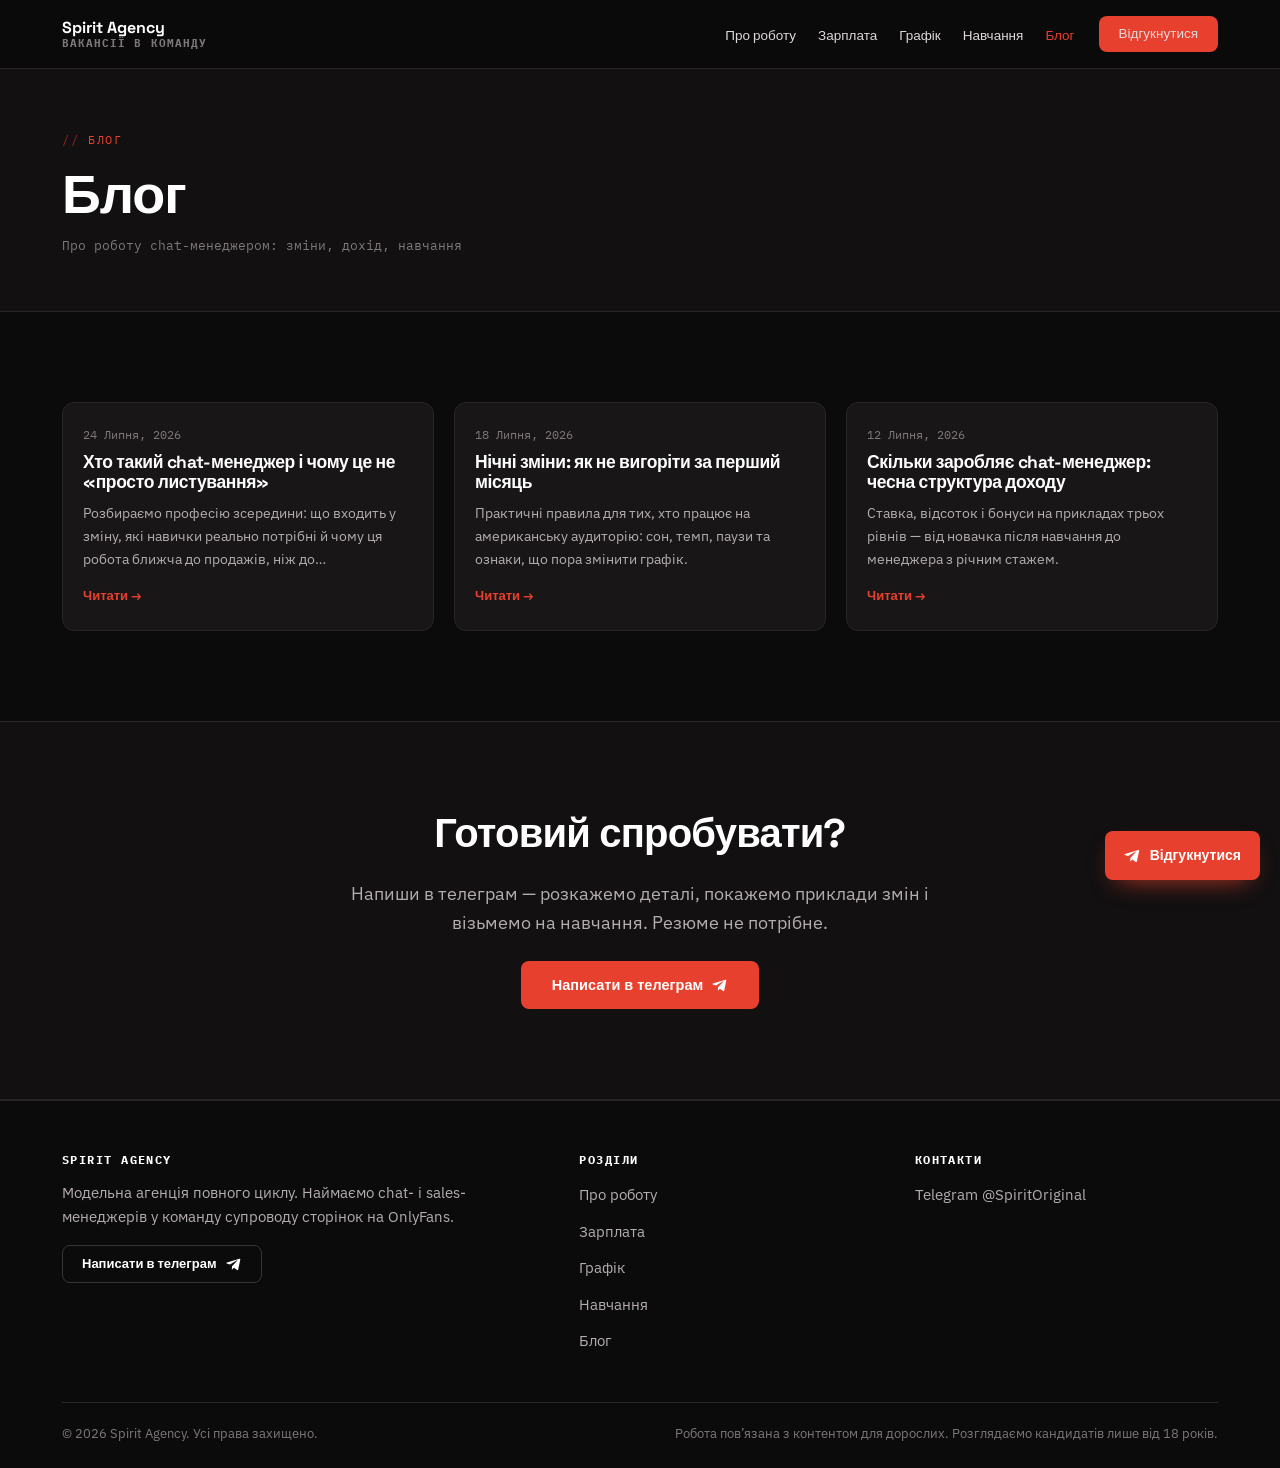
<file: blog/index.html>
<!doctype html>
<html lang="uk">
<head>
	<meta charset="UTF-8">
	<meta name="viewport" content="width=device-width, initial-scale=1">
	<title>Блог chat-менеджера: зміни, дохід, навчання – Spirit Agency</title>
<meta name='robots' content='max-image-preview:large' />
<meta name="description" content="Про роботу chat-менеджером: зміни, дохід, навчання — хто це такий, скільки заробляє і як не вигоріти на нічних змінах.">
<link rel="canonical" href="https://tm.spiritagency.space/blog/">
<meta property="og:site_name" content="Spirit Agency">
<meta property="og:type" content="website">
<meta property="og:title" content="Блог chat-менеджера: зміни, дохід, навчання – Spirit Agency">
<meta property="og:url" content="https://tm.spiritagency.space/blog/">
<meta property="og:image" content="https://tm.spiritagency.space/og.jpg">
<meta property="og:image:width" content="1200">
<meta property="og:image:height" content="630">
<meta property="og:locale" content="uk">
<meta property="og:description" content="Про роботу chat-менеджером: зміни, дохід, навчання — хто це такий, скільки заробляє і як не вигоріти на нічних змінах.">
<meta name="twitter:card" content="summary_large_image">
<meta name="theme-color" content="#e8402e">
<link rel='dns-prefetch' href='//fonts.googleapis.com' />
<link href='https://fonts.gstatic.com' crossorigin rel='preconnect' />
<script type="application/ld+json">{"@context":"https://schema.org","@graph":[{"@type":"Organization","@id":"https://tm.spiritagency.space/#organization","name":"Spirit Agency","url":"https://tm.spiritagency.space/","description":"Робота chat-менеджером віддалено: ставка $400–600 плюс відсоток, разом $800–1800, зміни 2/2, безкоштовне навчання два тижні. Досвід не потрібен.","sameAs":["https://t.me/SpiritOriginal"],"contactPoint":[{"@type":"ContactPoint","contactType":"recruitment","url":"https://t.me/SpiritOriginal","areaServed":"UA"}]},{"@type":"WebSite","@id":"https://tm.spiritagency.space/#website","url":"https://tm.spiritagency.space/","name":"Spirit Agency","publisher":{"@id":"https://tm.spiritagency.space/#organization"},"inLanguage":"uk"}]}</script>
<style id="wp-img-auto-sizes-contain-inline-css">
img:is([sizes=auto i],[sizes^="auto," i]){contain-intrinsic-size:3000px 1500px}
/*# sourceURL=wp-img-auto-sizes-contain-inline-css */
</style>
<style id="wp-block-library-inline-css">
:root{--wp-block-synced-color:#7a00df;--wp-block-synced-color--rgb:122,0,223;--wp-bound-block-color:var(--wp-block-synced-color);--wp-editor-canvas-background:#ddd;--wp-admin-theme-color:#007cba;--wp-admin-theme-color--rgb:0,124,186;--wp-admin-theme-color-darker-10:#006ba1;--wp-admin-theme-color-darker-10--rgb:0,107,160.5;--wp-admin-theme-color-darker-20:#005a87;--wp-admin-theme-color-darker-20--rgb:0,90,135;--wp-admin-border-width-focus:2px}@media (min-resolution:192dpi){:root{--wp-admin-border-width-focus:1.5px}}.wp-element-button{cursor:pointer}:root .has-very-light-gray-background-color{background-color:#eee}:root .has-very-dark-gray-background-color{background-color:#313131}:root .has-very-light-gray-color{color:#eee}:root .has-very-dark-gray-color{color:#313131}:root .has-vivid-green-cyan-to-vivid-cyan-blue-gradient-background{background:linear-gradient(135deg,#00d084,#0693e3)}:root .has-purple-crush-gradient-background{background:linear-gradient(135deg,#34e2e4,#4721fb 50%,#ab1dfe)}:root .has-hazy-dawn-gradient-background{background:linear-gradient(135deg,#faaca8,#dad0ec)}:root .has-subdued-olive-gradient-background{background:linear-gradient(135deg,#fafae1,#67a671)}:root .has-atomic-cream-gradient-background{background:linear-gradient(135deg,#fdd79a,#004a59)}:root .has-nightshade-gradient-background{background:linear-gradient(135deg,#330968,#31cdcf)}:root .has-midnight-gradient-background{background:linear-gradient(135deg,#020381,#2874fc)}:root{--wp--preset--font-size--normal:16px;--wp--preset--font-size--huge:42px}.has-regular-font-size{font-size:1em}.has-larger-font-size{font-size:2.625em}.has-normal-font-size{font-size:var(--wp--preset--font-size--normal)}.has-huge-font-size{font-size:var(--wp--preset--font-size--huge)}:root .has-text-align-center{text-align:center}:root .has-text-align-left{text-align:left}:root .has-text-align-right{text-align:right}.has-fit-text{white-space:nowrap!important}#end-resizable-editor-section{display:none}.aligncenter{clear:both}.items-justified-left{justify-content:flex-start}.items-justified-center{justify-content:center}.items-justified-right{justify-content:flex-end}.items-justified-space-between{justify-content:space-between}.screen-reader-text{word-wrap:normal!important;border:0;clip-path:inset(50%);height:1px;margin:-1px;overflow:hidden;padding:0;position:absolute;width:1px;word-break:normal!important}.screen-reader-text:focus{background-color:#ddd;clip-path:none;color:#444;display:block;font-size:1em;height:auto;left:5px;line-height:normal;padding:15px 23px 14px;text-decoration:none;top:5px;width:auto;z-index:100000}html :where(.has-border-color){border-style:solid}html :where([style^=border-color],[style*=";border-color"],[style*="; border-color"]){border-style:solid}html :where([style^=border-top-color],[style*=";border-top-color"],[style*="; border-top-color"]){border-top-style:solid}html :where([style^=border-right-color],[style*=";border-right-color"],[style*="; border-right-color"]){border-right-style:solid}html :where([style^=border-bottom-color],[style*=";border-bottom-color"],[style*="; border-bottom-color"]){border-bottom-style:solid}html :where([style^=border-left-color],[style*=";border-left-color"],[style*="; border-left-color"]){border-left-style:solid}html :where([style^=border-width],[style*=";border-width"],[style*="; border-width"]){border-style:solid}html :where([style^=border-top-width],[style*=";border-top-width"],[style*="; border-top-width"]){border-top-style:solid}html :where([style^=border-right-width],[style*=";border-right-width"],[style*="; border-right-width"]){border-right-style:solid}html :where([style^=border-bottom-width],[style*=";border-bottom-width"],[style*="; border-bottom-width"]){border-bottom-style:solid}html :where([style^=border-left-width],[style*=";border-left-width"],[style*="; border-left-width"]){border-left-style:solid}html :where(img[class*=wp-image-]){height:auto;max-width:100%}:where(figure){margin:0 0 1em}html :where(.is-position-sticky){--wp-admin--admin-bar--position-offset:var(--wp-admin--admin-bar--height,0px)}@media screen and (max-width:600px){html :where(.is-position-sticky){--wp-admin--admin-bar--position-offset:0px}}

/*# sourceURL=/assets/core/css/dist/block-library/common.min.css */
</style>

<style id="global-styles-inline-css">
:root{--wp--preset--aspect-ratio--square: 1;--wp--preset--aspect-ratio--4-3: 4/3;--wp--preset--aspect-ratio--3-4: 3/4;--wp--preset--aspect-ratio--3-2: 3/2;--wp--preset--aspect-ratio--2-3: 2/3;--wp--preset--aspect-ratio--16-9: 16/9;--wp--preset--aspect-ratio--9-16: 9/16;--wp--preset--color--black: #000000;--wp--preset--color--cyan-bluish-gray: #abb8c3;--wp--preset--color--white: #ffffff;--wp--preset--color--pale-pink: #f78da7;--wp--preset--color--vivid-red: #cf2e2e;--wp--preset--color--luminous-vivid-orange: #ff6900;--wp--preset--color--luminous-vivid-amber: #fcb900;--wp--preset--color--light-green-cyan: #7bdcb5;--wp--preset--color--vivid-green-cyan: #00d084;--wp--preset--color--pale-cyan-blue: #8ed1fc;--wp--preset--color--vivid-cyan-blue: #0693e3;--wp--preset--color--vivid-purple: #9b51e0;--wp--preset--color--bg: #0c0b0c;--wp--preset--color--bg-2: #121011;--wp--preset--color--panel: #191617;--wp--preset--color--accent: #e8402e;--wp--preset--color--ok: #4caf7d;--wp--preset--color--text: #b4adae;--wp--preset--gradient--vivid-cyan-blue-to-vivid-purple: linear-gradient(135deg,rgb(6,147,227) 0%,rgb(155,81,224) 100%);--wp--preset--gradient--light-green-cyan-to-vivid-green-cyan: linear-gradient(135deg,rgb(122,220,180) 0%,rgb(0,208,130) 100%);--wp--preset--gradient--luminous-vivid-amber-to-luminous-vivid-orange: linear-gradient(135deg,rgb(252,185,0) 0%,rgb(255,105,0) 100%);--wp--preset--gradient--luminous-vivid-orange-to-vivid-red: linear-gradient(135deg,rgb(255,105,0) 0%,rgb(207,46,46) 100%);--wp--preset--gradient--very-light-gray-to-cyan-bluish-gray: linear-gradient(135deg,rgb(238,238,238) 0%,rgb(169,184,195) 100%);--wp--preset--gradient--cool-to-warm-spectrum: linear-gradient(135deg,rgb(74,234,220) 0%,rgb(151,120,209) 20%,rgb(207,42,186) 40%,rgb(238,44,130) 60%,rgb(251,105,98) 80%,rgb(254,248,76) 100%);--wp--preset--gradient--blush-light-purple: linear-gradient(135deg,rgb(255,206,236) 0%,rgb(152,150,240) 100%);--wp--preset--gradient--blush-bordeaux: linear-gradient(135deg,rgb(254,205,165) 0%,rgb(254,45,45) 50%,rgb(107,0,62) 100%);--wp--preset--gradient--luminous-dusk: linear-gradient(135deg,rgb(255,203,112) 0%,rgb(199,81,192) 50%,rgb(65,88,208) 100%);--wp--preset--gradient--pale-ocean: linear-gradient(135deg,rgb(255,245,203) 0%,rgb(182,227,212) 50%,rgb(51,167,181) 100%);--wp--preset--gradient--electric-grass: linear-gradient(135deg,rgb(202,248,128) 0%,rgb(113,206,126) 100%);--wp--preset--gradient--midnight: linear-gradient(135deg,rgb(2,3,129) 0%,rgb(40,116,252) 100%);--wp--preset--font-size--small: 13px;--wp--preset--font-size--medium: clamp(14px, 0.875rem + ((1vw - 3.2px) * 0.789), 20px);--wp--preset--font-size--large: clamp(22.041px, 1.378rem + ((1vw - 3.2px) * 1.837), 36px);--wp--preset--font-size--x-large: clamp(25.014px, 1.563rem + ((1vw - 3.2px) * 2.235), 42px);--wp--preset--font-family--body: 'IBM Plex Sans', -apple-system, 'Segoe UI', Roboto, Arial, sans-serif;--wp--preset--font-family--head: 'Space Grotesk', Montserrat, -apple-system, Arial, sans-serif;--wp--preset--font-family--mono: 'IBM Plex Mono', ui-monospace, Menlo, monospace;--wp--preset--spacing--20: 0.44rem;--wp--preset--spacing--30: 0.67rem;--wp--preset--spacing--40: 1rem;--wp--preset--spacing--50: 1.5rem;--wp--preset--spacing--60: 2.25rem;--wp--preset--spacing--70: 3.38rem;--wp--preset--spacing--80: 5.06rem;--wp--preset--shadow--natural: 6px 6px 9px rgba(0, 0, 0, 0.2);--wp--preset--shadow--deep: 12px 12px 50px rgba(0, 0, 0, 0.4);--wp--preset--shadow--sharp: 6px 6px 0px rgba(0, 0, 0, 0.2);--wp--preset--shadow--outlined: 6px 6px 0px -3px rgb(255, 255, 255), 6px 6px rgb(0, 0, 0);--wp--preset--shadow--crisp: 6px 6px 0px rgb(0, 0, 0);}.wp-block-button{--wp--preset--dimension--25: 25%;--wp--preset--dimension--50: 50%;--wp--preset--dimension--75: 75%;--wp--preset--dimension--100: 100%;}:root { --wp--style--global--content-size: 800px;--wp--style--global--wide-size: 1080px; }:where(body) { margin: 0; }.wp-site-blocks > .alignleft { float: left; margin-right: 2em; }.wp-site-blocks > .alignright { float: right; margin-left: 2em; }.wp-site-blocks > .aligncenter { justify-content: center; margin-left: auto; margin-right: auto; }:where(.wp-site-blocks) > * { margin-block-start: 24px; margin-block-end: 0; }:where(.wp-site-blocks) > :first-child { margin-block-start: 0; }:where(.wp-site-blocks) > :last-child { margin-block-end: 0; }:root { --wp--style--block-gap: 24px; }:root :where(.is-layout-flow) > :first-child{margin-block-start: 0;}:root :where(.is-layout-flow) > :last-child{margin-block-end: 0;}:root :where(.is-layout-flow) > *{margin-block-start: 24px;margin-block-end: 0;}:root :where(.is-layout-constrained) > :first-child{margin-block-start: 0;}:root :where(.is-layout-constrained) > :last-child{margin-block-end: 0;}:root :where(.is-layout-constrained) > *{margin-block-start: 24px;margin-block-end: 0;}:root :where(.is-layout-flex){gap: 24px;}:root :where(.is-layout-grid){gap: 24px;}.is-layout-flow > .alignleft{float: left;margin-inline-start: 0;margin-inline-end: 2em;}.is-layout-flow > .alignright{float: right;margin-inline-start: 2em;margin-inline-end: 0;}.is-layout-flow > .aligncenter{margin-left: auto !important;margin-right: auto !important;}.is-layout-constrained > .alignleft{float: left;margin-inline-start: 0;margin-inline-end: 2em;}.is-layout-constrained > .alignright{float: right;margin-inline-start: 2em;margin-inline-end: 0;}.is-layout-constrained > .aligncenter{margin-left: auto !important;margin-right: auto !important;}.is-layout-constrained > :where(:not(.alignleft):not(.alignright):not(.alignfull)){max-width: var(--wp--style--global--content-size);margin-left: auto !important;margin-right: auto !important;}.is-layout-constrained > .alignwide{max-width: var(--wp--style--global--wide-size);}body .is-layout-flex{display: flex;}.is-layout-flex{flex-wrap: wrap;align-items: center;}.is-layout-flex > :is(*, div){margin: 0;}body .is-layout-grid{display: grid;}.is-layout-grid > :is(*, div){margin: 0;}body{background-color: var(--wp--preset--color--bg);color: var(--wp--preset--color--text);font-family: var(--wp--preset--font-family--body);line-height: 1.66;padding-top: 0px;padding-right: 0px;padding-bottom: 0px;padding-left: 0px;}a:where(:not(.wp-element-button)){color: var(--wp--preset--color--accent);}h1{color: var(--wp--preset--color--white);font-family: var(--wp--preset--font-family--head);}h2{color: var(--wp--preset--color--white);font-family: var(--wp--preset--font-family--head);}h3{color: var(--wp--preset--color--white);font-family: var(--wp--preset--font-family--head);}:root :where(.wp-element-button, .wp-block-button__link){background-color: #32373c;border-width: 0;color: #fff;font-family: inherit;font-size: inherit;font-style: inherit;font-weight: inherit;letter-spacing: inherit;line-height: inherit;padding-top: calc(0.667em + 2px);padding-right: calc(1.333em + 2px);padding-bottom: calc(0.667em + 2px);padding-left: calc(1.333em + 2px);text-decoration: none;text-transform: inherit;}.has-black-color{color: var(--wp--preset--color--black) !important;}.has-cyan-bluish-gray-color{color: var(--wp--preset--color--cyan-bluish-gray) !important;}.has-white-color{color: var(--wp--preset--color--white) !important;}.has-pale-pink-color{color: var(--wp--preset--color--pale-pink) !important;}.has-vivid-red-color{color: var(--wp--preset--color--vivid-red) !important;}.has-luminous-vivid-orange-color{color: var(--wp--preset--color--luminous-vivid-orange) !important;}.has-luminous-vivid-amber-color{color: var(--wp--preset--color--luminous-vivid-amber) !important;}.has-light-green-cyan-color{color: var(--wp--preset--color--light-green-cyan) !important;}.has-vivid-green-cyan-color{color: var(--wp--preset--color--vivid-green-cyan) !important;}.has-pale-cyan-blue-color{color: var(--wp--preset--color--pale-cyan-blue) !important;}.has-vivid-cyan-blue-color{color: var(--wp--preset--color--vivid-cyan-blue) !important;}.has-vivid-purple-color{color: var(--wp--preset--color--vivid-purple) !important;}.has-bg-color{color: var(--wp--preset--color--bg) !important;}.has-bg-2-color{color: var(--wp--preset--color--bg-2) !important;}.has-panel-color{color: var(--wp--preset--color--panel) !important;}.has-accent-color{color: var(--wp--preset--color--accent) !important;}.has-ok-color{color: var(--wp--preset--color--ok) !important;}.has-text-color{color: var(--wp--preset--color--text) !important;}.has-black-background-color{background-color: var(--wp--preset--color--black) !important;}.has-cyan-bluish-gray-background-color{background-color: var(--wp--preset--color--cyan-bluish-gray) !important;}.has-white-background-color{background-color: var(--wp--preset--color--white) !important;}.has-pale-pink-background-color{background-color: var(--wp--preset--color--pale-pink) !important;}.has-vivid-red-background-color{background-color: var(--wp--preset--color--vivid-red) !important;}.has-luminous-vivid-orange-background-color{background-color: var(--wp--preset--color--luminous-vivid-orange) !important;}.has-luminous-vivid-amber-background-color{background-color: var(--wp--preset--color--luminous-vivid-amber) !important;}.has-light-green-cyan-background-color{background-color: var(--wp--preset--color--light-green-cyan) !important;}.has-vivid-green-cyan-background-color{background-color: var(--wp--preset--color--vivid-green-cyan) !important;}.has-pale-cyan-blue-background-color{background-color: var(--wp--preset--color--pale-cyan-blue) !important;}.has-vivid-cyan-blue-background-color{background-color: var(--wp--preset--color--vivid-cyan-blue) !important;}.has-vivid-purple-background-color{background-color: var(--wp--preset--color--vivid-purple) !important;}.has-bg-background-color{background-color: var(--wp--preset--color--bg) !important;}.has-bg-2-background-color{background-color: var(--wp--preset--color--bg-2) !important;}.has-panel-background-color{background-color: var(--wp--preset--color--panel) !important;}.has-accent-background-color{background-color: var(--wp--preset--color--accent) !important;}.has-ok-background-color{background-color: var(--wp--preset--color--ok) !important;}.has-text-background-color{background-color: var(--wp--preset--color--text) !important;}.has-black-border-color{border-color: var(--wp--preset--color--black) !important;}.has-cyan-bluish-gray-border-color{border-color: var(--wp--preset--color--cyan-bluish-gray) !important;}.has-white-border-color{border-color: var(--wp--preset--color--white) !important;}.has-pale-pink-border-color{border-color: var(--wp--preset--color--pale-pink) !important;}.has-vivid-red-border-color{border-color: var(--wp--preset--color--vivid-red) !important;}.has-luminous-vivid-orange-border-color{border-color: var(--wp--preset--color--luminous-vivid-orange) !important;}.has-luminous-vivid-amber-border-color{border-color: var(--wp--preset--color--luminous-vivid-amber) !important;}.has-light-green-cyan-border-color{border-color: var(--wp--preset--color--light-green-cyan) !important;}.has-vivid-green-cyan-border-color{border-color: var(--wp--preset--color--vivid-green-cyan) !important;}.has-pale-cyan-blue-border-color{border-color: var(--wp--preset--color--pale-cyan-blue) !important;}.has-vivid-cyan-blue-border-color{border-color: var(--wp--preset--color--vivid-cyan-blue) !important;}.has-vivid-purple-border-color{border-color: var(--wp--preset--color--vivid-purple) !important;}.has-bg-border-color{border-color: var(--wp--preset--color--bg) !important;}.has-bg-2-border-color{border-color: var(--wp--preset--color--bg-2) !important;}.has-panel-border-color{border-color: var(--wp--preset--color--panel) !important;}.has-accent-border-color{border-color: var(--wp--preset--color--accent) !important;}.has-ok-border-color{border-color: var(--wp--preset--color--ok) !important;}.has-text-border-color{border-color: var(--wp--preset--color--text) !important;}.has-vivid-cyan-blue-to-vivid-purple-gradient-background{background: var(--wp--preset--gradient--vivid-cyan-blue-to-vivid-purple) !important;}.has-light-green-cyan-to-vivid-green-cyan-gradient-background{background: var(--wp--preset--gradient--light-green-cyan-to-vivid-green-cyan) !important;}.has-luminous-vivid-amber-to-luminous-vivid-orange-gradient-background{background: var(--wp--preset--gradient--luminous-vivid-amber-to-luminous-vivid-orange) !important;}.has-luminous-vivid-orange-to-vivid-red-gradient-background{background: var(--wp--preset--gradient--luminous-vivid-orange-to-vivid-red) !important;}.has-very-light-gray-to-cyan-bluish-gray-gradient-background{background: var(--wp--preset--gradient--very-light-gray-to-cyan-bluish-gray) !important;}.has-cool-to-warm-spectrum-gradient-background{background: var(--wp--preset--gradient--cool-to-warm-spectrum) !important;}.has-blush-light-purple-gradient-background{background: var(--wp--preset--gradient--blush-light-purple) !important;}.has-blush-bordeaux-gradient-background{background: var(--wp--preset--gradient--blush-bordeaux) !important;}.has-luminous-dusk-gradient-background{background: var(--wp--preset--gradient--luminous-dusk) !important;}.has-pale-ocean-gradient-background{background: var(--wp--preset--gradient--pale-ocean) !important;}.has-electric-grass-gradient-background{background: var(--wp--preset--gradient--electric-grass) !important;}.has-midnight-gradient-background{background: var(--wp--preset--gradient--midnight) !important;}.has-small-font-size{font-size: var(--wp--preset--font-size--small) !important;}.has-medium-font-size{font-size: var(--wp--preset--font-size--medium) !important;}.has-large-font-size{font-size: var(--wp--preset--font-size--large) !important;}.has-x-large-font-size{font-size: var(--wp--preset--font-size--x-large) !important;}.has-body-font-family{font-family: var(--wp--preset--font-family--body) !important;}.has-head-font-family{font-family: var(--wp--preset--font-family--head) !important;}.has-mono-font-family{font-family: var(--wp--preset--font-family--mono) !important;}
/*# sourceURL=global-styles-inline-css */
</style>

<link rel='stylesheet' id='st-fonts-css' href='https://fonts.googleapis.com/css2?family=IBM+Plex+Mono:wght@400;500&#038;family=IBM+Plex+Sans:wght@400;500;600&#038;family=Space+Grotesk:wght@500;600;700&#038;display=swap' media='all' />
<link rel='stylesheet' id='st-style-css' href='/assets/theme/style.css?ver=1.0.0' media='all' />
</head>

<body class="blog wp-embed-responsive wp-theme-spirit-team">

<a class="st-skip st-sr" href="#st-main">Перейти до вмісту</a>

<header class="st-header">
	<div class="st-wrap st-header__in">

		<div class="st-brand">
							<a class="st-brand__n" href="/">
					Spirit Agency											<span class="st-brand__s">Вакансії в команду</span>
									</a>
					</div>

		<button class="st-burger" id="st-burger" aria-expanded="false" aria-controls="st-nav"
			aria-label="Меню"><span></span></button>

		<nav class="st-nav" id="st-nav" aria-label="Головне меню">
			<ul id="menu-%d0%b3%d0%be%d0%bb%d0%be%d0%b2%d0%bd%d0%b5-%d0%bc%d0%b5%d0%bd%d1%8e" class="menu"><li id="menu-item-10" class="menu-item menu-item-type-custom menu-item-object-custom menu-item-home menu-item-10"><a href="/#work">Про роботу</a></li>
<li id="menu-item-11" class="menu-item menu-item-type-custom menu-item-object-custom menu-item-home menu-item-11"><a href="/#pay">Зарплата</a></li>
<li id="menu-item-12" class="menu-item menu-item-type-custom menu-item-object-custom menu-item-home menu-item-12"><a href="/#shifts">Графік</a></li>
<li id="menu-item-13" class="menu-item menu-item-type-custom menu-item-object-custom menu-item-home menu-item-13"><a href="/#learn">Навчання</a></li>
<li id="menu-item-14" class="menu-item menu-item-type-post_type menu-item-object-page current-menu-item page_item page-item-5 current_page_item current_page_parent menu-item-14"><a href="/blog/" aria-current="page">Блог</a></li>
</ul><a class="st-btn st-btn--fill st-btn--sm" href="https://t.me/SpiritOriginal" target="_blank" rel="nofollow noopener">Відгукнутися</a>		</nav>

	</div>
</header>

<main id="st-main">

<section class="st-top">
	<div class="st-wrap">
		<span class="st-kick">Блог</span>
		<h1>Блог</h1>
					<p class="st-top__m">Про роботу chat-менеджером: зміни, дохід, навчання</p>
			</div>
</section>

<section class="st-sec">
	<div class="st-wrap">
		
			<div class="st-posts">
				<div class="st-rev" style="--d:0ms">	<article class="st-post post-6 post type-post status-publish format-standard hentry category-robota-v-komandi">
				<div class="st-post__b">
			<div class="st-post__d">24 Липня, 2026</div>
			<h3><a href="/2026/07/24/%d1%85%d1%82%d0%be-%d1%82%d0%b0%d0%ba%d0%b8%d0%b9-chat-%d0%bc%d0%b5%d0%bd%d0%b5%d0%b4%d0%b6%d0%b5%d1%80-%d1%96-%d1%87%d0%be%d0%bc%d1%83-%d1%86%d0%b5-%d0%bd%d0%b5-%d0%bf%d1%80%d0%be%d1%81%d1%82/">Хто такий chat-менеджер і чому це не «просто листування»</a></h3>
			<div class="st-post__x">Розбираємо професію зсередини: що входить у зміну, які навички реально потрібні й чому ця робота ближча до продажів, ніж до&hellip;</div>
			<div class="st-post__go"><a href="/2026/07/24/%d1%85%d1%82%d0%be-%d1%82%d0%b0%d0%ba%d0%b8%d0%b9-chat-%d0%bc%d0%b5%d0%bd%d0%b5%d0%b4%d0%b6%d0%b5%d1%80-%d1%96-%d1%87%d0%be%d0%bc%d1%83-%d1%86%d0%b5-%d0%bd%d0%b5-%d0%bf%d1%80%d0%be%d1%81%d1%82/">Читати →</a></div>
		</div>
	</article>
	</div><div class="st-rev" style="--d:90ms">	<article class="st-post post-7 post type-post status-publish format-standard hentry category-robota-v-komandi">
				<div class="st-post__b">
			<div class="st-post__d">18 Липня, 2026</div>
			<h3><a href="/2026/07/18/%d0%bd%d1%96%d1%87%d0%bd%d1%96-%d0%b7%d0%bc%d1%96%d0%bd%d0%b8-%d1%8f%d0%ba-%d0%bd%d0%b5-%d0%b2%d0%b8%d0%b3%d0%be%d1%80%d1%96%d1%82%d0%b8-%d0%b7%d0%b0-%d0%bf%d0%b5%d1%80%d1%88%d0%b8%d0%b9-%d0%bc%d1%96/">Нічні зміни: як не вигоріти за перший місяць</a></h3>
			<div class="st-post__x">Практичні правила для тих, хто працює на американську аудиторію: сон, темп, паузи та ознаки, що пора змінити графік.</div>
			<div class="st-post__go"><a href="/2026/07/18/%d0%bd%d1%96%d1%87%d0%bd%d1%96-%d0%b7%d0%bc%d1%96%d0%bd%d0%b8-%d1%8f%d0%ba-%d0%bd%d0%b5-%d0%b2%d0%b8%d0%b3%d0%be%d1%80%d1%96%d1%82%d0%b8-%d0%b7%d0%b0-%d0%bf%d0%b5%d1%80%d1%88%d0%b8%d0%b9-%d0%bc%d1%96/">Читати →</a></div>
		</div>
	</article>
	</div><div class="st-rev" style="--d:180ms">	<article class="st-post post-8 post type-post status-publish format-standard hentry category-robota-v-komandi">
				<div class="st-post__b">
			<div class="st-post__d">12 Липня, 2026</div>
			<h3><a href="/2026/07/12/%d1%81%d0%ba%d1%96%d0%bb%d1%8c%d0%ba%d0%b8-%d0%b7%d0%b0%d1%80%d0%be%d0%b1%d0%bb%d1%8f%d1%94-chat-%d0%bc%d0%b5%d0%bd%d0%b5%d0%b4%d0%b6%d0%b5%d1%80-%d1%87%d0%b5%d1%81%d0%bd%d0%b0-%d1%81%d1%82%d1%80/">Скільки заробляє chat-менеджер: чесна структура доходу</a></h3>
			<div class="st-post__x">Ставка, відсоток і бонуси на прикладах трьох рівнів — від новачка після навчання до менеджера з річним стажем.</div>
			<div class="st-post__go"><a href="/2026/07/12/%d1%81%d0%ba%d1%96%d0%bb%d1%8c%d0%ba%d0%b8-%d0%b7%d0%b0%d1%80%d0%be%d0%b1%d0%bb%d1%8f%d1%94-chat-%d0%bc%d0%b5%d0%bd%d0%b5%d0%b4%d0%b6%d0%b5%d1%80-%d1%87%d0%b5%d1%81%d0%bd%d0%b0-%d1%81%d1%82%d1%80/">Читати →</a></div>
		</div>
	</article>
	</div>			</div>

			
			</div>
</section>

<section class="st-sec st-cta">
	<div class="st-wrap">
		<h2>Готовий спробувати?</h2>
		<p class="st-lead" style="max-width:620px;margin:0 auto">Напиши в телеграм — розкажемо деталі, покажемо приклади змін і візьмемо на навчання. Резюме не потрібне.</p>
		<div class="st-btns">
			<a class="st-btn st-btn--fill" href="https://t.me/SpiritOriginal" target="_blank" rel="nofollow noopener">Написати в телеграм<svg viewBox="0 0 24 24" aria-hidden="true" focusable="false"><path d="M9.04 15.47 8.7 20.2c.48 0 .69-.2.94-.45l2.26-2.16 4.69 3.43c.86.48 1.48.23 1.71-.79l3.1-14.53c.3-1.28-.46-1.78-1.3-1.47L1.5 9.9c-1.25.48-1.23 1.17-.21 1.48l4.6 1.43L16.5 6.4c.5-.32.96-.14.58.18l-8.04 8.89Z"/></svg></a>		</div>
	</div>
</section>

</main>

<footer class="st-foot">
	<div class="st-wrap">

		<div class="st-foot__grid">

			<div>
				<h4>Spirit Agency</h4>
				<p>Модельна агенція повного циклу. Наймаємо chat- і sales-менеджерів у команду супроводу сторінок на OnlyFans.</p>
				<a class="st-btn st-btn--line st-btn--sm" href="https://t.me/SpiritOriginal" target="_blank" rel="nofollow noopener">Написати в телеграм<svg viewBox="0 0 24 24" aria-hidden="true" focusable="false"><path d="M9.04 15.47 8.7 20.2c.48 0 .69-.2.94-.45l2.26-2.16 4.69 3.43c.86.48 1.48.23 1.71-.79l3.1-14.53c.3-1.28-.46-1.78-1.3-1.47L1.5 9.9c-1.25.48-1.23 1.17-.21 1.48l4.6 1.43L16.5 6.4c.5-.32.96-.14.58.18l-8.04 8.89Z"/></svg></a>			</div>

			<div>
				<h4>Розділи</h4>
				<ul id="menu-%d0%b3%d0%be%d0%bb%d0%be%d0%b2%d0%bd%d0%b5-%d0%bc%d0%b5%d0%bd%d1%8e-1" class="menu"><li class="menu-item menu-item-type-custom menu-item-object-custom menu-item-home menu-item-10"><a href="/#work">Про роботу</a></li>
<li class="menu-item menu-item-type-custom menu-item-object-custom menu-item-home menu-item-11"><a href="/#pay">Зарплата</a></li>
<li class="menu-item menu-item-type-custom menu-item-object-custom menu-item-home menu-item-12"><a href="/#shifts">Графік</a></li>
<li class="menu-item menu-item-type-custom menu-item-object-custom menu-item-home menu-item-13"><a href="/#learn">Навчання</a></li>
<li class="menu-item menu-item-type-post_type menu-item-object-page current-menu-item page_item page-item-5 current_page_item current_page_parent menu-item-14"><a href="/blog/" aria-current="page">Блог</a></li>
</ul>			</div>

			<div>
				<h4>Контакти</h4>
				<ul>
					<li>
						<a href="https://t.me/SpiritOriginal" target="_blank" rel="nofollow noopener">
							Telegram @SpiritOriginal						</a>
					</li>
				</ul>
			</div>

		</div>

		<div class="st-foot__end">
			<div>&copy; 2026 Spirit Agency. Усі права захищено.</div>
			<div>Робота пов’язана з контентом для дорослих. Розглядаємо кандидатів лише від 18 років.</div>
		</div>

	</div>
</footer>

	<a class="st-float" href="https://t.me/SpiritOriginal"
		target="_blank" rel="nofollow noopener">
		<svg viewBox="0 0 24 24" aria-hidden="true" focusable="false"><path d="M9.04 15.47 8.7 20.2c.48 0 .69-.2.94-.45l2.26-2.16 4.69 3.43c.86.48 1.48.23 1.71-.79l3.1-14.53c.3-1.28-.46-1.78-1.3-1.47L1.5 9.9c-1.25.48-1.23 1.17-.21 1.48l4.6 1.43L16.5 6.4c.5-.32.96-.14.58.18l-8.04 8.89Z"/></svg>		Відгукнутися	</a>

<script id="st-main-js" src="/assets/theme/assets/js/main.js?ver=1.0.0"></script>
</body>
</html>
</file>
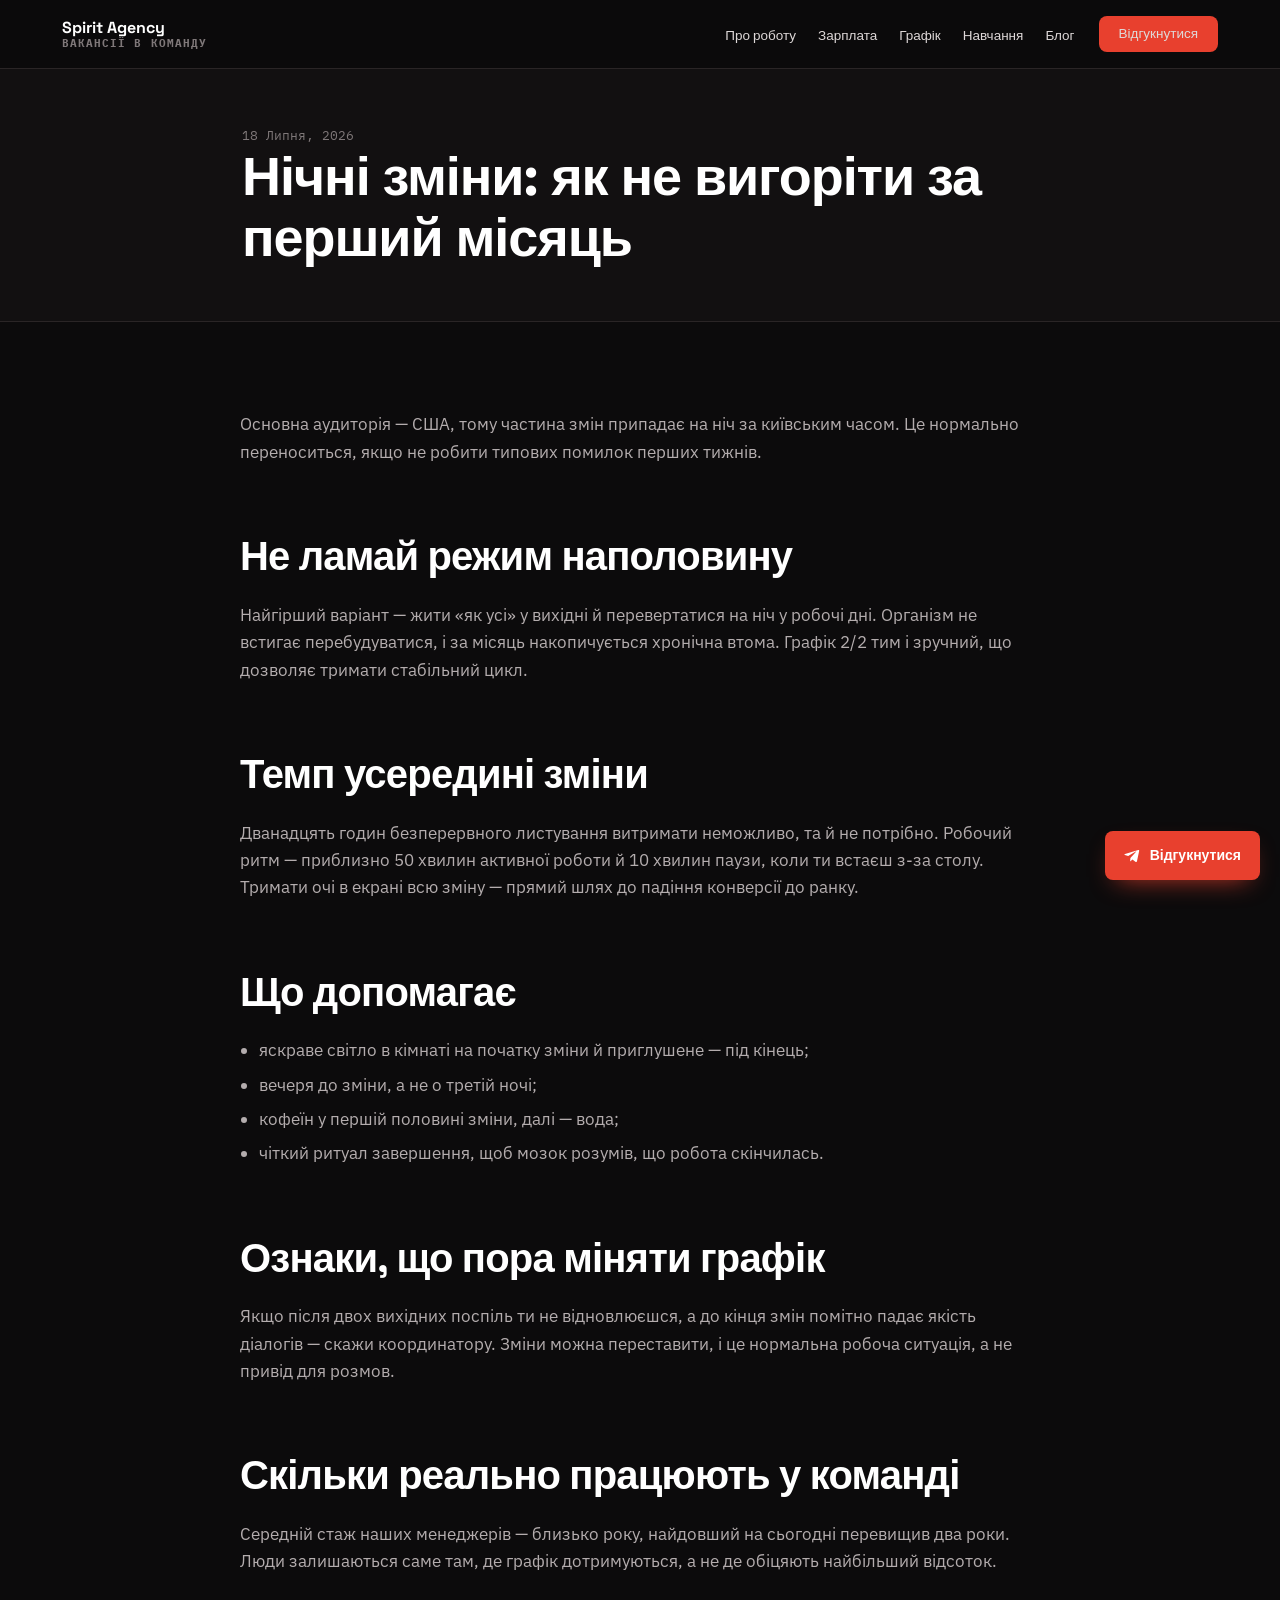
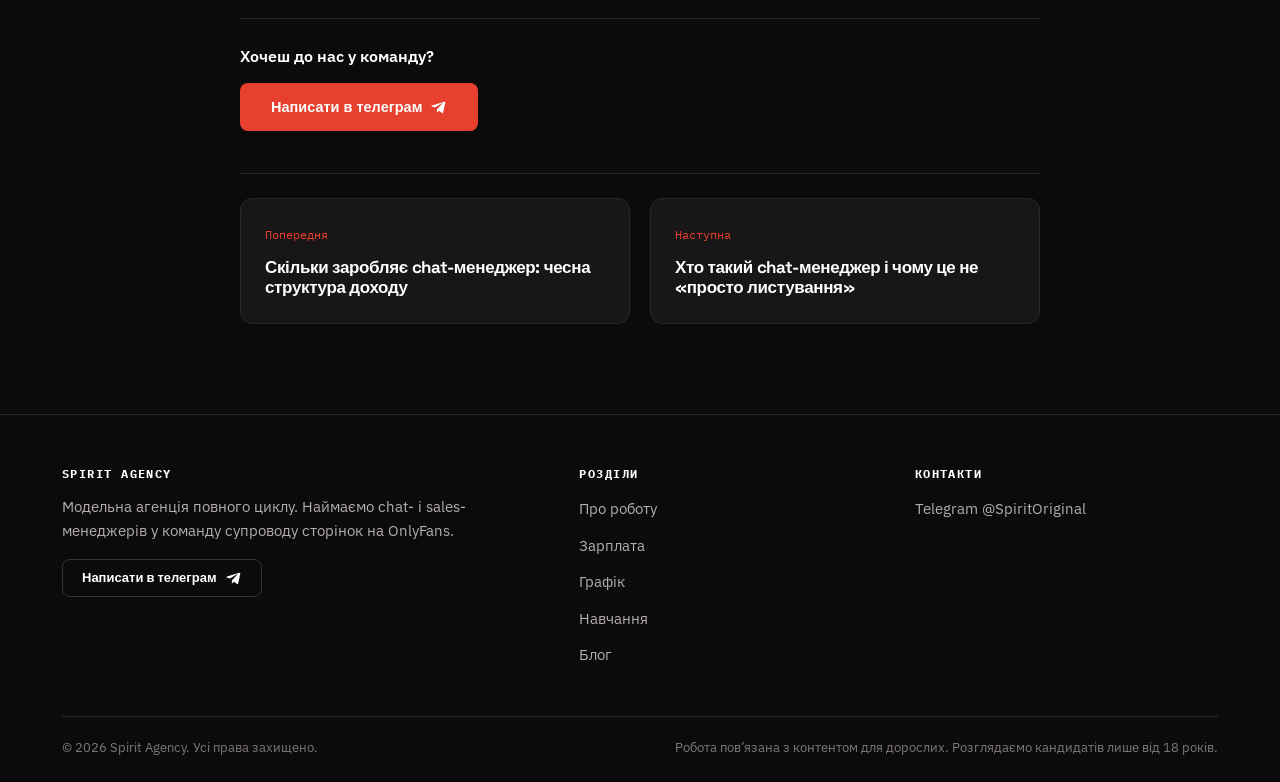
<file: нічні-зміни-як-не-вигоріти-за-перший-мі/index.html>
<!doctype html><html lang="uk"><head><meta charset="UTF-8"><title>Spirit Agency</title><link rel="canonical" href="https://tm.spiritagency.space/2026/07/18/%d0%bd%d1%96%d1%87%d0%bd%d1%96-%d0%b7%d0%bc%d1%96%d0%bd%d0%b8-%d1%8f%d0%ba-%d0%bd%d0%b5-%d0%b2%d0%b8%d0%b3%d0%be%d1%80%d1%96%d1%82%d0%b8-%d0%b7%d0%b0-%d0%bf%d0%b5%d1%80%d1%88%d0%b8%d0%b9-%d0%bc%d1%96/"><meta name="robots" content="noindex"><meta http-equiv="refresh" content="0; url=/2026/07/18/%d0%bd%d1%96%d1%87%d0%bd%d1%96-%d0%b7%d0%bc%d1%96%d0%bd%d0%b8-%d1%8f%d0%ba-%d0%bd%d0%b5-%d0%b2%d0%b8%d0%b3%d0%be%d1%80%d1%96%d1%82%d0%b8-%d0%b7%d0%b0-%d0%bf%d0%b5%d1%80%d1%88%d0%b8%d0%b9-%d0%bc%d1%96/"></head><body><a href="/2026/07/18/%d0%bd%d1%96%d1%87%d0%bd%d1%96-%d0%b7%d0%bc%d1%96%d0%bd%d0%b8-%d1%8f%d0%ba-%d0%bd%d0%b5-%d0%b2%d0%b8%d0%b3%d0%be%d1%80%d1%96%d1%82%d0%b8-%d0%b7%d0%b0-%d0%bf%d0%b5%d1%80%d1%88%d0%b8%d0%b9-%d0%bc%d1%96/">Перейти до статті</a></body></html>
</file>
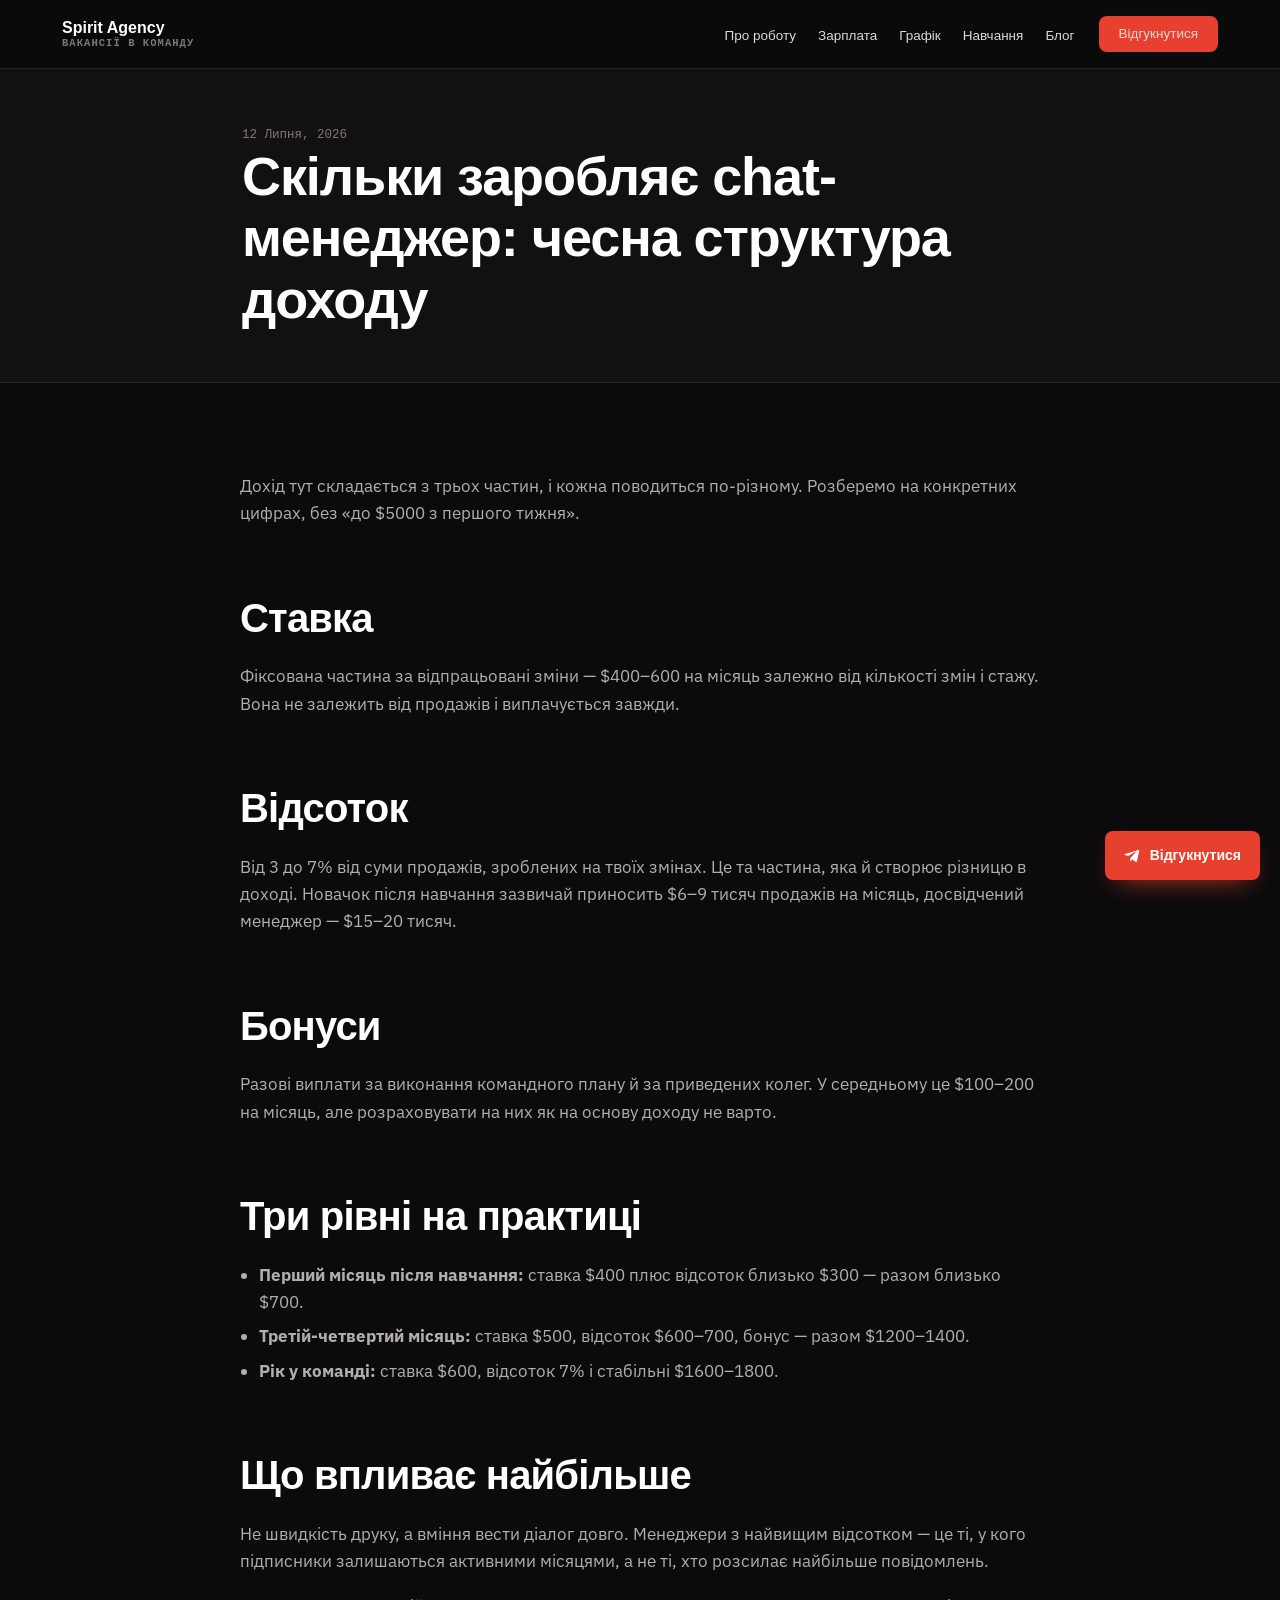
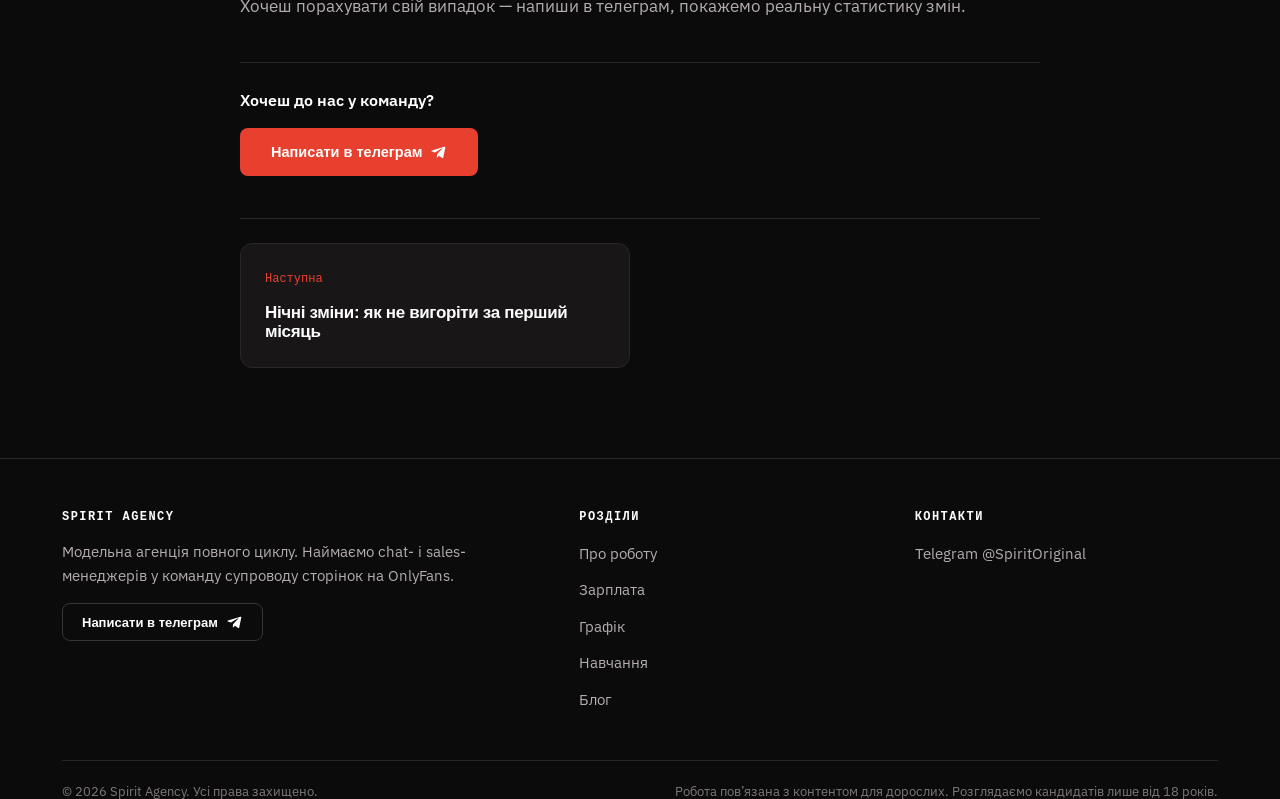
<file: скільки-заробляє-chat-менеджер-чесна-стр/index.html>
<!doctype html><html lang="uk"><head><meta charset="UTF-8"><title>Spirit Agency</title><link rel="canonical" href="https://tm.spiritagency.space/2026/07/12/%d1%81%d0%ba%d1%96%d0%bb%d1%8c%d0%ba%d0%b8-%d0%b7%d0%b0%d1%80%d0%be%d0%b1%d0%bb%d1%8f%d1%94-chat-%d0%bc%d0%b5%d0%bd%d0%b5%d0%b4%d0%b6%d0%b5%d1%80-%d1%87%d0%b5%d1%81%d0%bd%d0%b0-%d1%81%d1%82%d1%80/"><meta name="robots" content="noindex"><meta http-equiv="refresh" content="0; url=/2026/07/12/%d1%81%d0%ba%d1%96%d0%bb%d1%8c%d0%ba%d0%b8-%d0%b7%d0%b0%d1%80%d0%be%d0%b1%d0%bb%d1%8f%d1%94-chat-%d0%bc%d0%b5%d0%bd%d0%b5%d0%b4%d0%b6%d0%b5%d1%80-%d1%87%d0%b5%d1%81%d0%bd%d0%b0-%d1%81%d1%82%d1%80/"></head><body><a href="/2026/07/12/%d1%81%d0%ba%d1%96%d0%bb%d1%8c%d0%ba%d0%b8-%d0%b7%d0%b0%d1%80%d0%be%d0%b1%d0%bb%d1%8f%d1%94-chat-%d0%bc%d0%b5%d0%bd%d0%b5%d0%b4%d0%b6%d0%b5%d1%80-%d1%87%d0%b5%d1%81%d0%bd%d0%b0-%d1%81%d1%82%d1%80/">Перейти до статті</a></body></html>
</file>
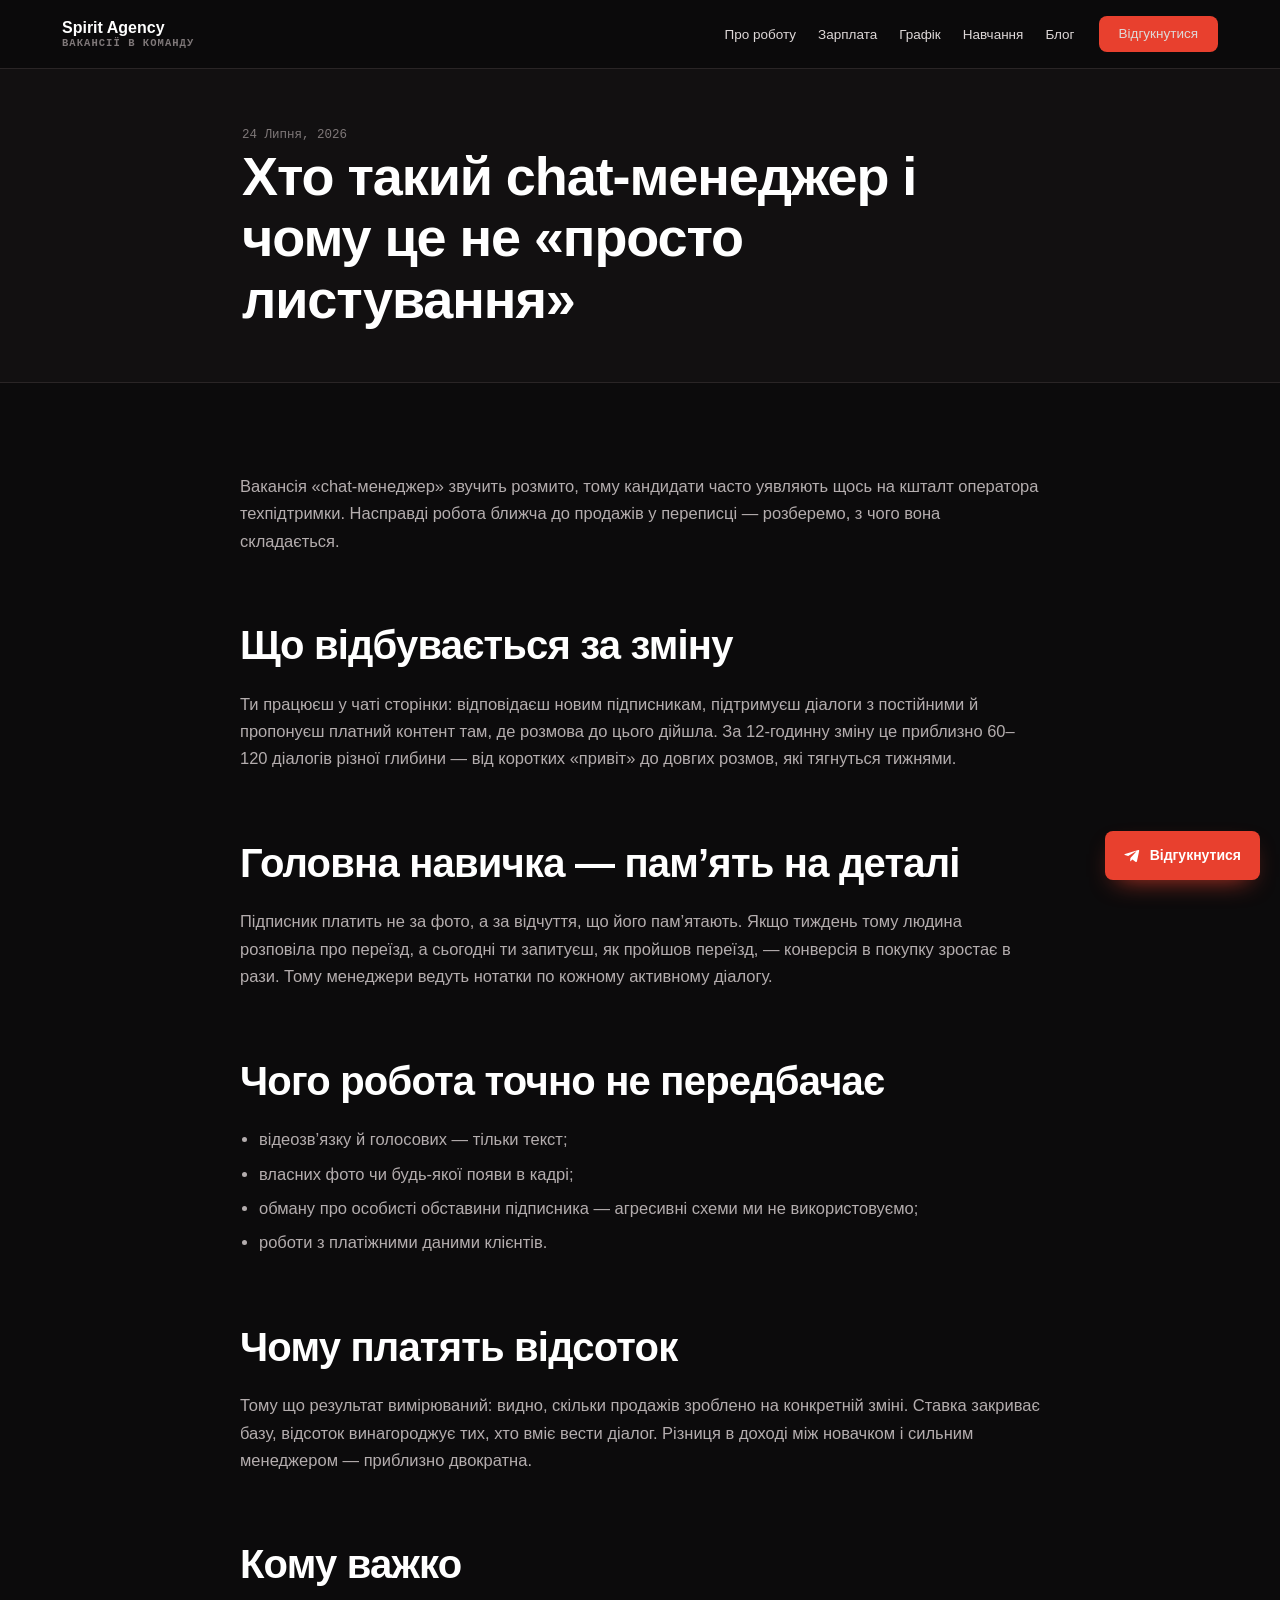
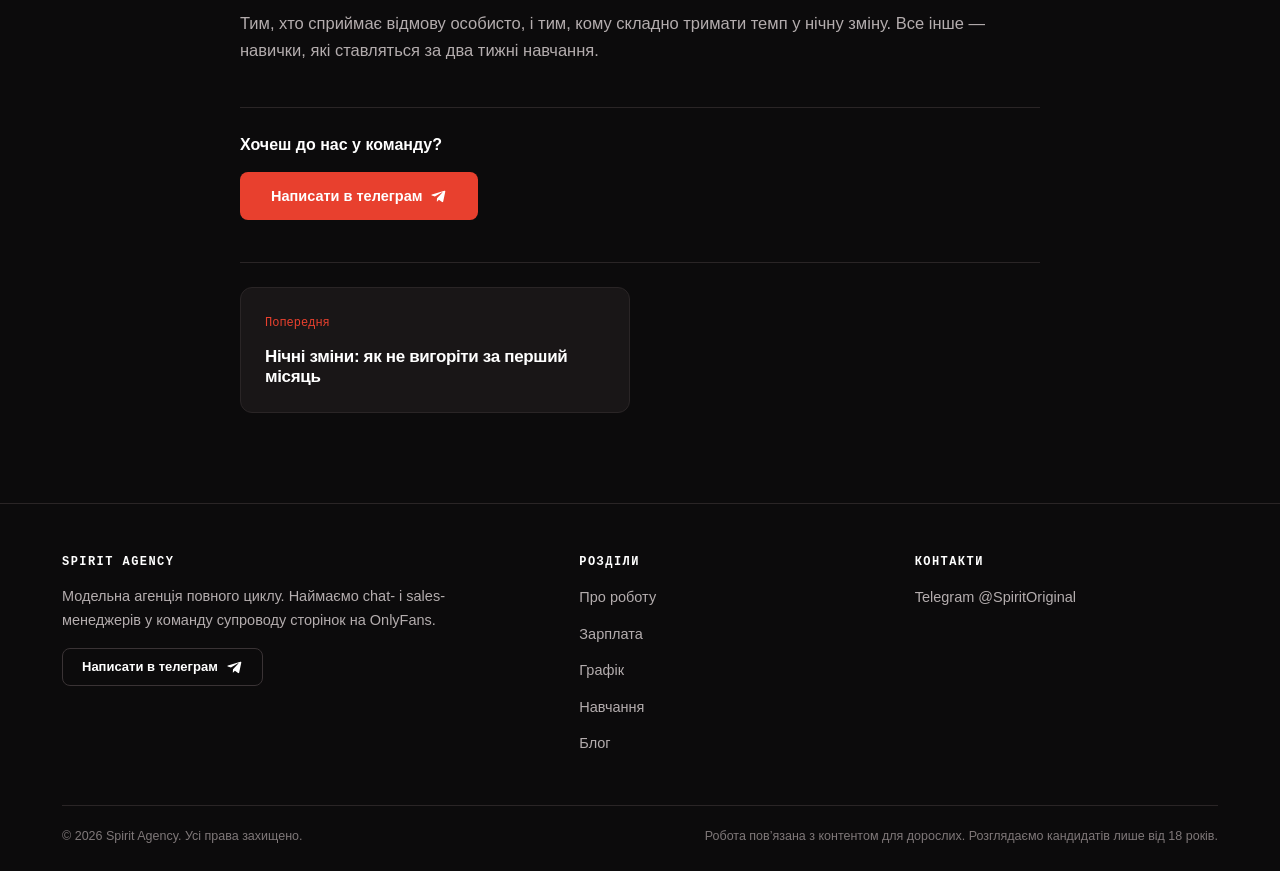
<file: хто-такий-chat-менеджер-і-чому-це-не-прост/index.html>
<!doctype html><html lang="uk"><head><meta charset="UTF-8"><title>Spirit Agency</title><link rel="canonical" href="https://tm.spiritagency.space/2026/07/24/%d1%85%d1%82%d0%be-%d1%82%d0%b0%d0%ba%d0%b8%d0%b9-chat-%d0%bc%d0%b5%d0%bd%d0%b5%d0%b4%d0%b6%d0%b5%d1%80-%d1%96-%d1%87%d0%be%d0%bc%d1%83-%d1%86%d0%b5-%d0%bd%d0%b5-%d0%bf%d1%80%d0%be%d1%81%d1%82/"><meta name="robots" content="noindex"><meta http-equiv="refresh" content="0; url=/2026/07/24/%d1%85%d1%82%d0%be-%d1%82%d0%b0%d0%ba%d0%b8%d0%b9-chat-%d0%bc%d0%b5%d0%bd%d0%b5%d0%b4%d0%b6%d0%b5%d1%80-%d1%96-%d1%87%d0%be%d0%bc%d1%83-%d1%86%d0%b5-%d0%bd%d0%b5-%d0%bf%d1%80%d0%be%d1%81%d1%82/"></head><body><a href="/2026/07/24/%d1%85%d1%82%d0%be-%d1%82%d0%b0%d0%ba%d0%b8%d0%b9-chat-%d0%bc%d0%b5%d0%bd%d0%b5%d0%b4%d0%b6%d0%b5%d1%80-%d1%96-%d1%87%d0%be%d0%bc%d1%83-%d1%86%d0%b5-%d0%bd%d0%b5-%d0%bf%d1%80%d0%be%d1%81%d1%82/">Перейти до статті</a></body></html>
</file>
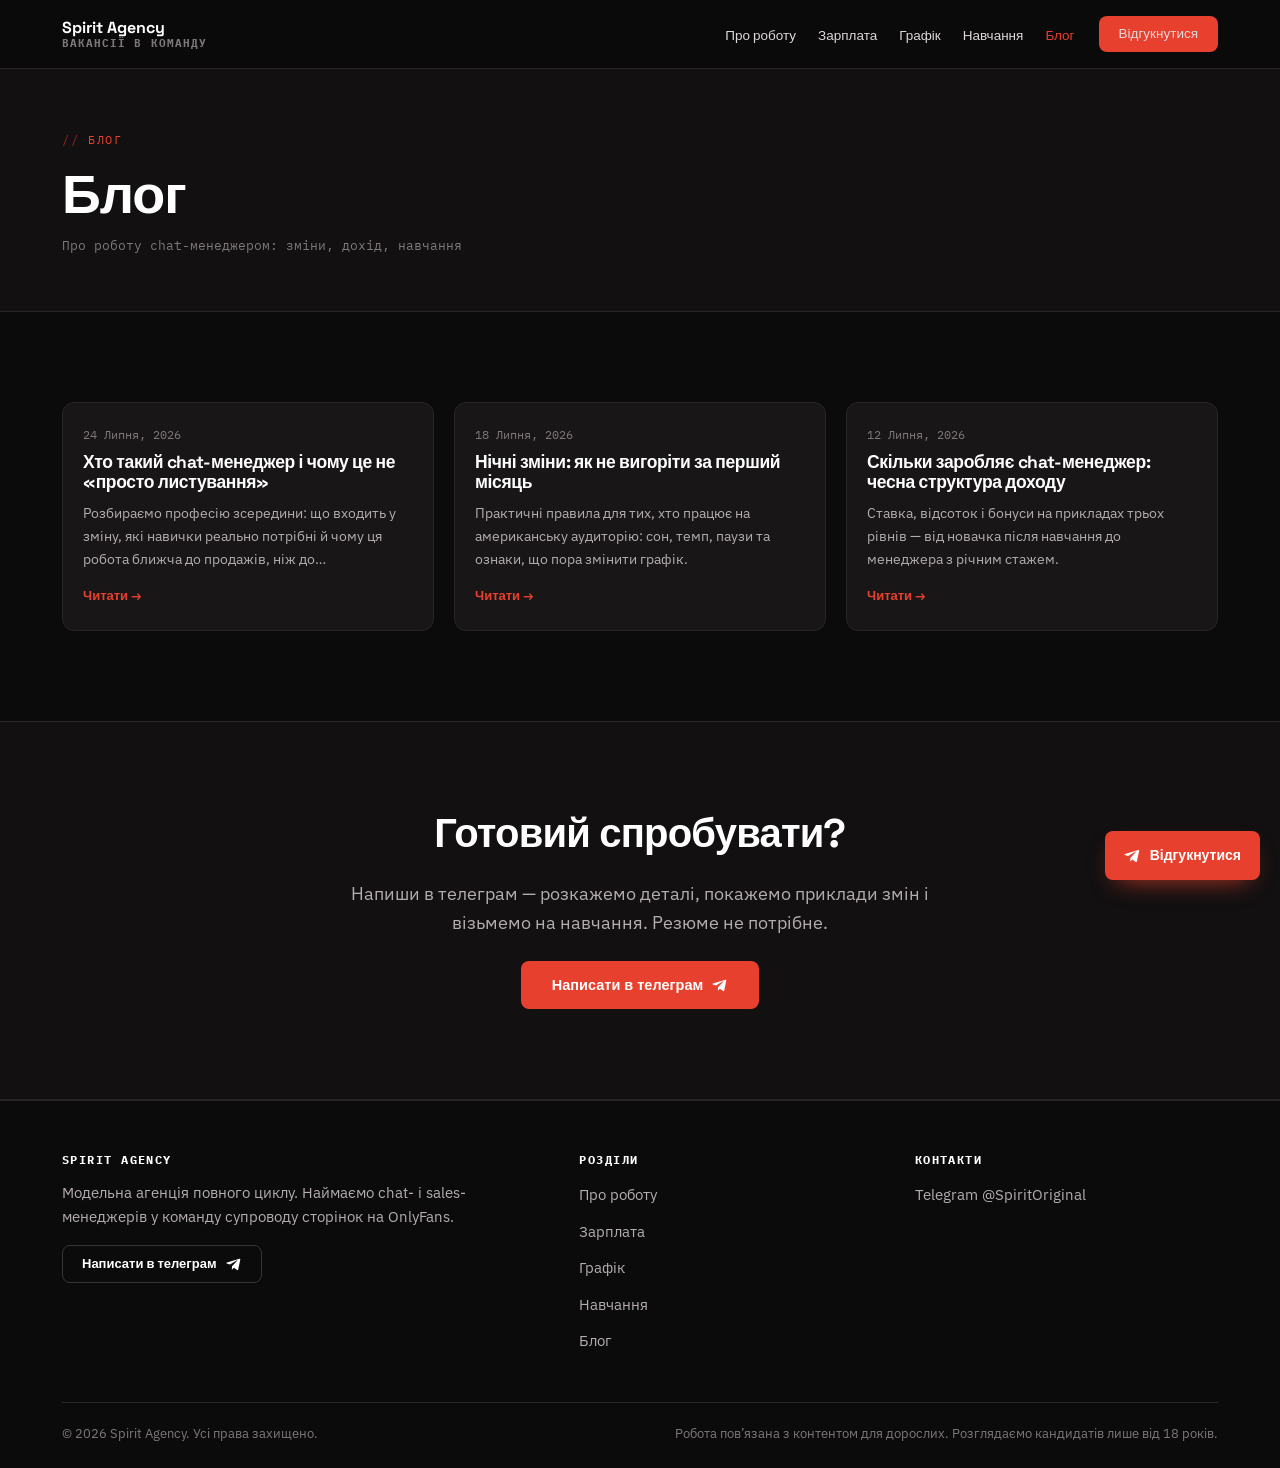
<file: site/blog/index.html>
<!doctype html>
<html lang="uk">
<head>
	<meta charset="UTF-8">
	<meta name="viewport" content="width=device-width, initial-scale=1">
	<title>Блог &#8211; Spirit Agency</title>
<meta name='robots' content='max-image-preview:large' />
<meta name="description" content="Про роботу chat-менеджером: зміни, дохід, навчання">
<link rel="canonical" href="https://tm.spiritagency.space/blog/">
<meta property="og:site_name" content="Spirit Agency">
<meta property="og:type" content="website">
<meta property="og:title" content="Блог &#8211; Spirit Agency">
<meta property="og:url" content="https://tm.spiritagency.space/blog/">
<meta property="og:image" content="https://tm.spiritagency.space/og.jpg">
<meta property="og:image:width" content="1200">
<meta property="og:image:height" content="630">
<meta property="og:locale" content="uk">
<meta property="og:description" content="Про роботу chat-менеджером: зміни, дохід, навчання">
<meta name="twitter:card" content="summary_large_image">
<meta name="theme-color" content="#e8402e">
<link rel='dns-prefetch' href='//fonts.googleapis.com' />
<link href='https://fonts.gstatic.com' crossorigin rel='preconnect' />
<script type="application/ld+json">{"@context":"https://schema.org","@graph":[{"@type":"Organization","@id":"https://tm.spiritagency.space/#organization","name":"Spirit Agency","url":"https://tm.spiritagency.space/","description":"Робота chat-менеджером віддалено: ставка $400–600 плюс відсоток, разом $800–1800, зміни 2/2, безкоштовне навчання два тижні. Досвід не потрібен.","sameAs":["https://t.me/SpiritOriginal"],"contactPoint":[{"@type":"ContactPoint","contactType":"recruitment","url":"https://t.me/SpiritOriginal","areaServed":"UA"}]},{"@type":"WebSite","@id":"https://tm.spiritagency.space/#website","url":"https://tm.spiritagency.space/","name":"Spirit Agency","publisher":{"@id":"https://tm.spiritagency.space/#organization"},"inLanguage":"uk"}]}</script>
<style id="wp-img-auto-sizes-contain-inline-css">
img:is([sizes=auto i],[sizes^="auto," i]){contain-intrinsic-size:3000px 1500px}
/*# sourceURL=wp-img-auto-sizes-contain-inline-css */
</style>
<style id="wp-block-library-inline-css">
:root{--wp-block-synced-color:#7a00df;--wp-block-synced-color--rgb:122,0,223;--wp-bound-block-color:var(--wp-block-synced-color);--wp-editor-canvas-background:#ddd;--wp-admin-theme-color:#007cba;--wp-admin-theme-color--rgb:0,124,186;--wp-admin-theme-color-darker-10:#006ba1;--wp-admin-theme-color-darker-10--rgb:0,107,160.5;--wp-admin-theme-color-darker-20:#005a87;--wp-admin-theme-color-darker-20--rgb:0,90,135;--wp-admin-border-width-focus:2px}@media (min-resolution:192dpi){:root{--wp-admin-border-width-focus:1.5px}}.wp-element-button{cursor:pointer}:root .has-very-light-gray-background-color{background-color:#eee}:root .has-very-dark-gray-background-color{background-color:#313131}:root .has-very-light-gray-color{color:#eee}:root .has-very-dark-gray-color{color:#313131}:root .has-vivid-green-cyan-to-vivid-cyan-blue-gradient-background{background:linear-gradient(135deg,#00d084,#0693e3)}:root .has-purple-crush-gradient-background{background:linear-gradient(135deg,#34e2e4,#4721fb 50%,#ab1dfe)}:root .has-hazy-dawn-gradient-background{background:linear-gradient(135deg,#faaca8,#dad0ec)}:root .has-subdued-olive-gradient-background{background:linear-gradient(135deg,#fafae1,#67a671)}:root .has-atomic-cream-gradient-background{background:linear-gradient(135deg,#fdd79a,#004a59)}:root .has-nightshade-gradient-background{background:linear-gradient(135deg,#330968,#31cdcf)}:root .has-midnight-gradient-background{background:linear-gradient(135deg,#020381,#2874fc)}:root{--wp--preset--font-size--normal:16px;--wp--preset--font-size--huge:42px}.has-regular-font-size{font-size:1em}.has-larger-font-size{font-size:2.625em}.has-normal-font-size{font-size:var(--wp--preset--font-size--normal)}.has-huge-font-size{font-size:var(--wp--preset--font-size--huge)}:root .has-text-align-center{text-align:center}:root .has-text-align-left{text-align:left}:root .has-text-align-right{text-align:right}.has-fit-text{white-space:nowrap!important}#end-resizable-editor-section{display:none}.aligncenter{clear:both}.items-justified-left{justify-content:flex-start}.items-justified-center{justify-content:center}.items-justified-right{justify-content:flex-end}.items-justified-space-between{justify-content:space-between}.screen-reader-text{word-wrap:normal!important;border:0;clip-path:inset(50%);height:1px;margin:-1px;overflow:hidden;padding:0;position:absolute;width:1px;word-break:normal!important}.screen-reader-text:focus{background-color:#ddd;clip-path:none;color:#444;display:block;font-size:1em;height:auto;left:5px;line-height:normal;padding:15px 23px 14px;text-decoration:none;top:5px;width:auto;z-index:100000}html :where(.has-border-color){border-style:solid}html :where([style^=border-color],[style*=";border-color"],[style*="; border-color"]){border-style:solid}html :where([style^=border-top-color],[style*=";border-top-color"],[style*="; border-top-color"]){border-top-style:solid}html :where([style^=border-right-color],[style*=";border-right-color"],[style*="; border-right-color"]){border-right-style:solid}html :where([style^=border-bottom-color],[style*=";border-bottom-color"],[style*="; border-bottom-color"]){border-bottom-style:solid}html :where([style^=border-left-color],[style*=";border-left-color"],[style*="; border-left-color"]){border-left-style:solid}html :where([style^=border-width],[style*=";border-width"],[style*="; border-width"]){border-style:solid}html :where([style^=border-top-width],[style*=";border-top-width"],[style*="; border-top-width"]){border-top-style:solid}html :where([style^=border-right-width],[style*=";border-right-width"],[style*="; border-right-width"]){border-right-style:solid}html :where([style^=border-bottom-width],[style*=";border-bottom-width"],[style*="; border-bottom-width"]){border-bottom-style:solid}html :where([style^=border-left-width],[style*=";border-left-width"],[style*="; border-left-width"]){border-left-style:solid}html :where(img[class*=wp-image-]){height:auto;max-width:100%}:where(figure){margin:0 0 1em}html :where(.is-position-sticky){--wp-admin--admin-bar--position-offset:var(--wp-admin--admin-bar--height,0px)}@media screen and (max-width:600px){html :where(.is-position-sticky){--wp-admin--admin-bar--position-offset:0px}}

/*# sourceURL=/assets/core/css/dist/block-library/common.min.css */
</style>

<style id="global-styles-inline-css">
:root{--wp--preset--aspect-ratio--square: 1;--wp--preset--aspect-ratio--4-3: 4/3;--wp--preset--aspect-ratio--3-4: 3/4;--wp--preset--aspect-ratio--3-2: 3/2;--wp--preset--aspect-ratio--2-3: 2/3;--wp--preset--aspect-ratio--16-9: 16/9;--wp--preset--aspect-ratio--9-16: 9/16;--wp--preset--color--black: #000000;--wp--preset--color--cyan-bluish-gray: #abb8c3;--wp--preset--color--white: #ffffff;--wp--preset--color--pale-pink: #f78da7;--wp--preset--color--vivid-red: #cf2e2e;--wp--preset--color--luminous-vivid-orange: #ff6900;--wp--preset--color--luminous-vivid-amber: #fcb900;--wp--preset--color--light-green-cyan: #7bdcb5;--wp--preset--color--vivid-green-cyan: #00d084;--wp--preset--color--pale-cyan-blue: #8ed1fc;--wp--preset--color--vivid-cyan-blue: #0693e3;--wp--preset--color--vivid-purple: #9b51e0;--wp--preset--color--bg: #0c0b0c;--wp--preset--color--bg-2: #121011;--wp--preset--color--panel: #191617;--wp--preset--color--accent: #e8402e;--wp--preset--color--ok: #4caf7d;--wp--preset--color--text: #b4adae;--wp--preset--gradient--vivid-cyan-blue-to-vivid-purple: linear-gradient(135deg,rgb(6,147,227) 0%,rgb(155,81,224) 100%);--wp--preset--gradient--light-green-cyan-to-vivid-green-cyan: linear-gradient(135deg,rgb(122,220,180) 0%,rgb(0,208,130) 100%);--wp--preset--gradient--luminous-vivid-amber-to-luminous-vivid-orange: linear-gradient(135deg,rgb(252,185,0) 0%,rgb(255,105,0) 100%);--wp--preset--gradient--luminous-vivid-orange-to-vivid-red: linear-gradient(135deg,rgb(255,105,0) 0%,rgb(207,46,46) 100%);--wp--preset--gradient--very-light-gray-to-cyan-bluish-gray: linear-gradient(135deg,rgb(238,238,238) 0%,rgb(169,184,195) 100%);--wp--preset--gradient--cool-to-warm-spectrum: linear-gradient(135deg,rgb(74,234,220) 0%,rgb(151,120,209) 20%,rgb(207,42,186) 40%,rgb(238,44,130) 60%,rgb(251,105,98) 80%,rgb(254,248,76) 100%);--wp--preset--gradient--blush-light-purple: linear-gradient(135deg,rgb(255,206,236) 0%,rgb(152,150,240) 100%);--wp--preset--gradient--blush-bordeaux: linear-gradient(135deg,rgb(254,205,165) 0%,rgb(254,45,45) 50%,rgb(107,0,62) 100%);--wp--preset--gradient--luminous-dusk: linear-gradient(135deg,rgb(255,203,112) 0%,rgb(199,81,192) 50%,rgb(65,88,208) 100%);--wp--preset--gradient--pale-ocean: linear-gradient(135deg,rgb(255,245,203) 0%,rgb(182,227,212) 50%,rgb(51,167,181) 100%);--wp--preset--gradient--electric-grass: linear-gradient(135deg,rgb(202,248,128) 0%,rgb(113,206,126) 100%);--wp--preset--gradient--midnight: linear-gradient(135deg,rgb(2,3,129) 0%,rgb(40,116,252) 100%);--wp--preset--font-size--small: 13px;--wp--preset--font-size--medium: clamp(14px, 0.875rem + ((1vw - 3.2px) * 0.789), 20px);--wp--preset--font-size--large: clamp(22.041px, 1.378rem + ((1vw - 3.2px) * 1.837), 36px);--wp--preset--font-size--x-large: clamp(25.014px, 1.563rem + ((1vw - 3.2px) * 2.235), 42px);--wp--preset--font-family--body: 'IBM Plex Sans', -apple-system, 'Segoe UI', Roboto, Arial, sans-serif;--wp--preset--font-family--head: 'Space Grotesk', Montserrat, -apple-system, Arial, sans-serif;--wp--preset--font-family--mono: 'IBM Plex Mono', ui-monospace, Menlo, monospace;--wp--preset--spacing--20: 0.44rem;--wp--preset--spacing--30: 0.67rem;--wp--preset--spacing--40: 1rem;--wp--preset--spacing--50: 1.5rem;--wp--preset--spacing--60: 2.25rem;--wp--preset--spacing--70: 3.38rem;--wp--preset--spacing--80: 5.06rem;--wp--preset--shadow--natural: 6px 6px 9px rgba(0, 0, 0, 0.2);--wp--preset--shadow--deep: 12px 12px 50px rgba(0, 0, 0, 0.4);--wp--preset--shadow--sharp: 6px 6px 0px rgba(0, 0, 0, 0.2);--wp--preset--shadow--outlined: 6px 6px 0px -3px rgb(255, 255, 255), 6px 6px rgb(0, 0, 0);--wp--preset--shadow--crisp: 6px 6px 0px rgb(0, 0, 0);}.wp-block-button{--wp--preset--dimension--25: 25%;--wp--preset--dimension--50: 50%;--wp--preset--dimension--75: 75%;--wp--preset--dimension--100: 100%;}:root { --wp--style--global--content-size: 800px;--wp--style--global--wide-size: 1080px; }:where(body) { margin: 0; }.wp-site-blocks > .alignleft { float: left; margin-right: 2em; }.wp-site-blocks > .alignright { float: right; margin-left: 2em; }.wp-site-blocks > .aligncenter { justify-content: center; margin-left: auto; margin-right: auto; }:where(.wp-site-blocks) > * { margin-block-start: 24px; margin-block-end: 0; }:where(.wp-site-blocks) > :first-child { margin-block-start: 0; }:where(.wp-site-blocks) > :last-child { margin-block-end: 0; }:root { --wp--style--block-gap: 24px; }:root :where(.is-layout-flow) > :first-child{margin-block-start: 0;}:root :where(.is-layout-flow) > :last-child{margin-block-end: 0;}:root :where(.is-layout-flow) > *{margin-block-start: 24px;margin-block-end: 0;}:root :where(.is-layout-constrained) > :first-child{margin-block-start: 0;}:root :where(.is-layout-constrained) > :last-child{margin-block-end: 0;}:root :where(.is-layout-constrained) > *{margin-block-start: 24px;margin-block-end: 0;}:root :where(.is-layout-flex){gap: 24px;}:root :where(.is-layout-grid){gap: 24px;}.is-layout-flow > .alignleft{float: left;margin-inline-start: 0;margin-inline-end: 2em;}.is-layout-flow > .alignright{float: right;margin-inline-start: 2em;margin-inline-end: 0;}.is-layout-flow > .aligncenter{margin-left: auto !important;margin-right: auto !important;}.is-layout-constrained > .alignleft{float: left;margin-inline-start: 0;margin-inline-end: 2em;}.is-layout-constrained > .alignright{float: right;margin-inline-start: 2em;margin-inline-end: 0;}.is-layout-constrained > .aligncenter{margin-left: auto !important;margin-right: auto !important;}.is-layout-constrained > :where(:not(.alignleft):not(.alignright):not(.alignfull)){max-width: var(--wp--style--global--content-size);margin-left: auto !important;margin-right: auto !important;}.is-layout-constrained > .alignwide{max-width: var(--wp--style--global--wide-size);}body .is-layout-flex{display: flex;}.is-layout-flex{flex-wrap: wrap;align-items: center;}.is-layout-flex > :is(*, div){margin: 0;}body .is-layout-grid{display: grid;}.is-layout-grid > :is(*, div){margin: 0;}body{background-color: var(--wp--preset--color--bg);color: var(--wp--preset--color--text);font-family: var(--wp--preset--font-family--body);line-height: 1.66;padding-top: 0px;padding-right: 0px;padding-bottom: 0px;padding-left: 0px;}a:where(:not(.wp-element-button)){color: var(--wp--preset--color--accent);}h1{color: var(--wp--preset--color--white);font-family: var(--wp--preset--font-family--head);}h2{color: var(--wp--preset--color--white);font-family: var(--wp--preset--font-family--head);}h3{color: var(--wp--preset--color--white);font-family: var(--wp--preset--font-family--head);}:root :where(.wp-element-button, .wp-block-button__link){background-color: #32373c;border-width: 0;color: #fff;font-family: inherit;font-size: inherit;font-style: inherit;font-weight: inherit;letter-spacing: inherit;line-height: inherit;padding-top: calc(0.667em + 2px);padding-right: calc(1.333em + 2px);padding-bottom: calc(0.667em + 2px);padding-left: calc(1.333em + 2px);text-decoration: none;text-transform: inherit;}.has-black-color{color: var(--wp--preset--color--black) !important;}.has-cyan-bluish-gray-color{color: var(--wp--preset--color--cyan-bluish-gray) !important;}.has-white-color{color: var(--wp--preset--color--white) !important;}.has-pale-pink-color{color: var(--wp--preset--color--pale-pink) !important;}.has-vivid-red-color{color: var(--wp--preset--color--vivid-red) !important;}.has-luminous-vivid-orange-color{color: var(--wp--preset--color--luminous-vivid-orange) !important;}.has-luminous-vivid-amber-color{color: var(--wp--preset--color--luminous-vivid-amber) !important;}.has-light-green-cyan-color{color: var(--wp--preset--color--light-green-cyan) !important;}.has-vivid-green-cyan-color{color: var(--wp--preset--color--vivid-green-cyan) !important;}.has-pale-cyan-blue-color{color: var(--wp--preset--color--pale-cyan-blue) !important;}.has-vivid-cyan-blue-color{color: var(--wp--preset--color--vivid-cyan-blue) !important;}.has-vivid-purple-color{color: var(--wp--preset--color--vivid-purple) !important;}.has-bg-color{color: var(--wp--preset--color--bg) !important;}.has-bg-2-color{color: var(--wp--preset--color--bg-2) !important;}.has-panel-color{color: var(--wp--preset--color--panel) !important;}.has-accent-color{color: var(--wp--preset--color--accent) !important;}.has-ok-color{color: var(--wp--preset--color--ok) !important;}.has-text-color{color: var(--wp--preset--color--text) !important;}.has-black-background-color{background-color: var(--wp--preset--color--black) !important;}.has-cyan-bluish-gray-background-color{background-color: var(--wp--preset--color--cyan-bluish-gray) !important;}.has-white-background-color{background-color: var(--wp--preset--color--white) !important;}.has-pale-pink-background-color{background-color: var(--wp--preset--color--pale-pink) !important;}.has-vivid-red-background-color{background-color: var(--wp--preset--color--vivid-red) !important;}.has-luminous-vivid-orange-background-color{background-color: var(--wp--preset--color--luminous-vivid-orange) !important;}.has-luminous-vivid-amber-background-color{background-color: var(--wp--preset--color--luminous-vivid-amber) !important;}.has-light-green-cyan-background-color{background-color: var(--wp--preset--color--light-green-cyan) !important;}.has-vivid-green-cyan-background-color{background-color: var(--wp--preset--color--vivid-green-cyan) !important;}.has-pale-cyan-blue-background-color{background-color: var(--wp--preset--color--pale-cyan-blue) !important;}.has-vivid-cyan-blue-background-color{background-color: var(--wp--preset--color--vivid-cyan-blue) !important;}.has-vivid-purple-background-color{background-color: var(--wp--preset--color--vivid-purple) !important;}.has-bg-background-color{background-color: var(--wp--preset--color--bg) !important;}.has-bg-2-background-color{background-color: var(--wp--preset--color--bg-2) !important;}.has-panel-background-color{background-color: var(--wp--preset--color--panel) !important;}.has-accent-background-color{background-color: var(--wp--preset--color--accent) !important;}.has-ok-background-color{background-color: var(--wp--preset--color--ok) !important;}.has-text-background-color{background-color: var(--wp--preset--color--text) !important;}.has-black-border-color{border-color: var(--wp--preset--color--black) !important;}.has-cyan-bluish-gray-border-color{border-color: var(--wp--preset--color--cyan-bluish-gray) !important;}.has-white-border-color{border-color: var(--wp--preset--color--white) !important;}.has-pale-pink-border-color{border-color: var(--wp--preset--color--pale-pink) !important;}.has-vivid-red-border-color{border-color: var(--wp--preset--color--vivid-red) !important;}.has-luminous-vivid-orange-border-color{border-color: var(--wp--preset--color--luminous-vivid-orange) !important;}.has-luminous-vivid-amber-border-color{border-color: var(--wp--preset--color--luminous-vivid-amber) !important;}.has-light-green-cyan-border-color{border-color: var(--wp--preset--color--light-green-cyan) !important;}.has-vivid-green-cyan-border-color{border-color: var(--wp--preset--color--vivid-green-cyan) !important;}.has-pale-cyan-blue-border-color{border-color: var(--wp--preset--color--pale-cyan-blue) !important;}.has-vivid-cyan-blue-border-color{border-color: var(--wp--preset--color--vivid-cyan-blue) !important;}.has-vivid-purple-border-color{border-color: var(--wp--preset--color--vivid-purple) !important;}.has-bg-border-color{border-color: var(--wp--preset--color--bg) !important;}.has-bg-2-border-color{border-color: var(--wp--preset--color--bg-2) !important;}.has-panel-border-color{border-color: var(--wp--preset--color--panel) !important;}.has-accent-border-color{border-color: var(--wp--preset--color--accent) !important;}.has-ok-border-color{border-color: var(--wp--preset--color--ok) !important;}.has-text-border-color{border-color: var(--wp--preset--color--text) !important;}.has-vivid-cyan-blue-to-vivid-purple-gradient-background{background: var(--wp--preset--gradient--vivid-cyan-blue-to-vivid-purple) !important;}.has-light-green-cyan-to-vivid-green-cyan-gradient-background{background: var(--wp--preset--gradient--light-green-cyan-to-vivid-green-cyan) !important;}.has-luminous-vivid-amber-to-luminous-vivid-orange-gradient-background{background: var(--wp--preset--gradient--luminous-vivid-amber-to-luminous-vivid-orange) !important;}.has-luminous-vivid-orange-to-vivid-red-gradient-background{background: var(--wp--preset--gradient--luminous-vivid-orange-to-vivid-red) !important;}.has-very-light-gray-to-cyan-bluish-gray-gradient-background{background: var(--wp--preset--gradient--very-light-gray-to-cyan-bluish-gray) !important;}.has-cool-to-warm-spectrum-gradient-background{background: var(--wp--preset--gradient--cool-to-warm-spectrum) !important;}.has-blush-light-purple-gradient-background{background: var(--wp--preset--gradient--blush-light-purple) !important;}.has-blush-bordeaux-gradient-background{background: var(--wp--preset--gradient--blush-bordeaux) !important;}.has-luminous-dusk-gradient-background{background: var(--wp--preset--gradient--luminous-dusk) !important;}.has-pale-ocean-gradient-background{background: var(--wp--preset--gradient--pale-ocean) !important;}.has-electric-grass-gradient-background{background: var(--wp--preset--gradient--electric-grass) !important;}.has-midnight-gradient-background{background: var(--wp--preset--gradient--midnight) !important;}.has-small-font-size{font-size: var(--wp--preset--font-size--small) !important;}.has-medium-font-size{font-size: var(--wp--preset--font-size--medium) !important;}.has-large-font-size{font-size: var(--wp--preset--font-size--large) !important;}.has-x-large-font-size{font-size: var(--wp--preset--font-size--x-large) !important;}.has-body-font-family{font-family: var(--wp--preset--font-family--body) !important;}.has-head-font-family{font-family: var(--wp--preset--font-family--head) !important;}.has-mono-font-family{font-family: var(--wp--preset--font-family--mono) !important;}
/*# sourceURL=global-styles-inline-css */
</style>

<link rel='stylesheet' id='st-fonts-css' href='https://fonts.googleapis.com/css2?family=IBM+Plex+Mono:wght@400;500&#038;family=IBM+Plex+Sans:wght@400;500;600&#038;family=Space+Grotesk:wght@500;600;700&#038;display=swap' media='all' />
<link rel='stylesheet' id='st-style-css' href='/assets/theme/style.css?ver=1.0.0' media='all' />
</head>

<body class="blog wp-embed-responsive wp-theme-spirit-team">

<a class="st-skip st-sr" href="#st-main">Перейти до вмісту</a>

<header class="st-header">
	<div class="st-wrap st-header__in">

		<div class="st-brand">
							<a class="st-brand__n" href="/">
					Spirit Agency											<span class="st-brand__s">Вакансії в команду</span>
									</a>
					</div>

		<button class="st-burger" id="st-burger" aria-expanded="false" aria-controls="st-nav"
			aria-label="Меню"><span></span></button>

		<nav class="st-nav" id="st-nav" aria-label="Головне меню">
			<ul id="menu-%d0%b3%d0%be%d0%bb%d0%be%d0%b2%d0%bd%d0%b5-%d0%bc%d0%b5%d0%bd%d1%8e" class="menu"><li id="menu-item-10" class="menu-item menu-item-type-custom menu-item-object-custom menu-item-home menu-item-10"><a href="/#work">Про роботу</a></li>
<li id="menu-item-11" class="menu-item menu-item-type-custom menu-item-object-custom menu-item-home menu-item-11"><a href="/#pay">Зарплата</a></li>
<li id="menu-item-12" class="menu-item menu-item-type-custom menu-item-object-custom menu-item-home menu-item-12"><a href="/#shifts">Графік</a></li>
<li id="menu-item-13" class="menu-item menu-item-type-custom menu-item-object-custom menu-item-home menu-item-13"><a href="/#learn">Навчання</a></li>
<li id="menu-item-14" class="menu-item menu-item-type-post_type menu-item-object-page current-menu-item page_item page-item-5 current_page_item current_page_parent menu-item-14"><a href="/blog/" aria-current="page">Блог</a></li>
</ul><a class="st-btn st-btn--fill st-btn--sm" href="https://t.me/SpiritOriginal" target="_blank" rel="nofollow noopener">Відгукнутися</a>		</nav>

	</div>
</header>

<main id="st-main">

<section class="st-top">
	<div class="st-wrap">
		<span class="st-kick">Блог</span>
		<h1>Блог</h1>
					<p class="st-top__m">Про роботу chat-менеджером: зміни, дохід, навчання</p>
			</div>
</section>

<section class="st-sec">
	<div class="st-wrap">
		
			<div class="st-posts">
				<div class="st-rev" style="--d:0ms">	<article class="st-post post-6 post type-post status-publish format-standard hentry category-robota-v-komandi">
				<div class="st-post__b">
			<div class="st-post__d">24 Липня, 2026</div>
			<h3><a href="/2026/07/24/%d1%85%d1%82%d0%be-%d1%82%d0%b0%d0%ba%d0%b8%d0%b9-chat-%d0%bc%d0%b5%d0%bd%d0%b5%d0%b4%d0%b6%d0%b5%d1%80-%d1%96-%d1%87%d0%be%d0%bc%d1%83-%d1%86%d0%b5-%d0%bd%d0%b5-%d0%bf%d1%80%d0%be%d1%81%d1%82/">Хто такий chat-менеджер і чому це не «просто листування»</a></h3>
			<div class="st-post__x">Розбираємо професію зсередини: що входить у зміну, які навички реально потрібні й чому ця робота ближча до продажів, ніж до&hellip;</div>
			<div class="st-post__go"><a href="/2026/07/24/%d1%85%d1%82%d0%be-%d1%82%d0%b0%d0%ba%d0%b8%d0%b9-chat-%d0%bc%d0%b5%d0%bd%d0%b5%d0%b4%d0%b6%d0%b5%d1%80-%d1%96-%d1%87%d0%be%d0%bc%d1%83-%d1%86%d0%b5-%d0%bd%d0%b5-%d0%bf%d1%80%d0%be%d1%81%d1%82/">Читати →</a></div>
		</div>
	</article>
	</div><div class="st-rev" style="--d:90ms">	<article class="st-post post-7 post type-post status-publish format-standard hentry category-robota-v-komandi">
				<div class="st-post__b">
			<div class="st-post__d">18 Липня, 2026</div>
			<h3><a href="/2026/07/18/%d0%bd%d1%96%d1%87%d0%bd%d1%96-%d0%b7%d0%bc%d1%96%d0%bd%d0%b8-%d1%8f%d0%ba-%d0%bd%d0%b5-%d0%b2%d0%b8%d0%b3%d0%be%d1%80%d1%96%d1%82%d0%b8-%d0%b7%d0%b0-%d0%bf%d0%b5%d1%80%d1%88%d0%b8%d0%b9-%d0%bc%d1%96/">Нічні зміни: як не вигоріти за перший місяць</a></h3>
			<div class="st-post__x">Практичні правила для тих, хто працює на американську аудиторію: сон, темп, паузи та ознаки, що пора змінити графік.</div>
			<div class="st-post__go"><a href="/2026/07/18/%d0%bd%d1%96%d1%87%d0%bd%d1%96-%d0%b7%d0%bc%d1%96%d0%bd%d0%b8-%d1%8f%d0%ba-%d0%bd%d0%b5-%d0%b2%d0%b8%d0%b3%d0%be%d1%80%d1%96%d1%82%d0%b8-%d0%b7%d0%b0-%d0%bf%d0%b5%d1%80%d1%88%d0%b8%d0%b9-%d0%bc%d1%96/">Читати →</a></div>
		</div>
	</article>
	</div><div class="st-rev" style="--d:180ms">	<article class="st-post post-8 post type-post status-publish format-standard hentry category-robota-v-komandi">
				<div class="st-post__b">
			<div class="st-post__d">12 Липня, 2026</div>
			<h3><a href="/2026/07/12/%d1%81%d0%ba%d1%96%d0%bb%d1%8c%d0%ba%d0%b8-%d0%b7%d0%b0%d1%80%d0%be%d0%b1%d0%bb%d1%8f%d1%94-chat-%d0%bc%d0%b5%d0%bd%d0%b5%d0%b4%d0%b6%d0%b5%d1%80-%d1%87%d0%b5%d1%81%d0%bd%d0%b0-%d1%81%d1%82%d1%80/">Скільки заробляє chat-менеджер: чесна структура доходу</a></h3>
			<div class="st-post__x">Ставка, відсоток і бонуси на прикладах трьох рівнів — від новачка після навчання до менеджера з річним стажем.</div>
			<div class="st-post__go"><a href="/2026/07/12/%d1%81%d0%ba%d1%96%d0%bb%d1%8c%d0%ba%d0%b8-%d0%b7%d0%b0%d1%80%d0%be%d0%b1%d0%bb%d1%8f%d1%94-chat-%d0%bc%d0%b5%d0%bd%d0%b5%d0%b4%d0%b6%d0%b5%d1%80-%d1%87%d0%b5%d1%81%d0%bd%d0%b0-%d1%81%d1%82%d1%80/">Читати →</a></div>
		</div>
	</article>
	</div>			</div>

			
			</div>
</section>

<section class="st-sec st-cta">
	<div class="st-wrap">
		<h2>Готовий спробувати?</h2>
		<p class="st-lead" style="max-width:620px;margin:0 auto">Напиши в телеграм — розкажемо деталі, покажемо приклади змін і візьмемо на навчання. Резюме не потрібне.</p>
		<div class="st-btns">
			<a class="st-btn st-btn--fill" href="https://t.me/SpiritOriginal" target="_blank" rel="nofollow noopener">Написати в телеграм<svg viewBox="0 0 24 24" aria-hidden="true" focusable="false"><path d="M9.04 15.47 8.7 20.2c.48 0 .69-.2.94-.45l2.26-2.16 4.69 3.43c.86.48 1.48.23 1.71-.79l3.1-14.53c.3-1.28-.46-1.78-1.3-1.47L1.5 9.9c-1.25.48-1.23 1.17-.21 1.48l4.6 1.43L16.5 6.4c.5-.32.96-.14.58.18l-8.04 8.89Z"/></svg></a>		</div>
	</div>
</section>

</main>

<footer class="st-foot">
	<div class="st-wrap">

		<div class="st-foot__grid">

			<div>
				<h4>Spirit Agency</h4>
				<p>Модельна агенція повного циклу. Наймаємо chat- і sales-менеджерів у команду супроводу сторінок на OnlyFans.</p>
				<a class="st-btn st-btn--line st-btn--sm" href="https://t.me/SpiritOriginal" target="_blank" rel="nofollow noopener">Написати в телеграм<svg viewBox="0 0 24 24" aria-hidden="true" focusable="false"><path d="M9.04 15.47 8.7 20.2c.48 0 .69-.2.94-.45l2.26-2.16 4.69 3.43c.86.48 1.48.23 1.71-.79l3.1-14.53c.3-1.28-.46-1.78-1.3-1.47L1.5 9.9c-1.25.48-1.23 1.17-.21 1.48l4.6 1.43L16.5 6.4c.5-.32.96-.14.58.18l-8.04 8.89Z"/></svg></a>			</div>

			<div>
				<h4>Розділи</h4>
				<ul id="menu-%d0%b3%d0%be%d0%bb%d0%be%d0%b2%d0%bd%d0%b5-%d0%bc%d0%b5%d0%bd%d1%8e-1" class="menu"><li class="menu-item menu-item-type-custom menu-item-object-custom menu-item-home menu-item-10"><a href="/#work">Про роботу</a></li>
<li class="menu-item menu-item-type-custom menu-item-object-custom menu-item-home menu-item-11"><a href="/#pay">Зарплата</a></li>
<li class="menu-item menu-item-type-custom menu-item-object-custom menu-item-home menu-item-12"><a href="/#shifts">Графік</a></li>
<li class="menu-item menu-item-type-custom menu-item-object-custom menu-item-home menu-item-13"><a href="/#learn">Навчання</a></li>
<li class="menu-item menu-item-type-post_type menu-item-object-page current-menu-item page_item page-item-5 current_page_item current_page_parent menu-item-14"><a href="/blog/" aria-current="page">Блог</a></li>
</ul>			</div>

			<div>
				<h4>Контакти</h4>
				<ul>
					<li>
						<a href="https://t.me/SpiritOriginal" target="_blank" rel="nofollow noopener">
							Telegram @SpiritOriginal						</a>
					</li>
				</ul>
			</div>

		</div>

		<div class="st-foot__end">
			<div>&copy; 2026 Spirit Agency. Усі права захищено.</div>
			<div>Робота пов’язана з контентом для дорослих. Розглядаємо кандидатів лише від 18 років.</div>
		</div>

	</div>
</footer>

	<a class="st-float" href="https://t.me/SpiritOriginal"
		target="_blank" rel="nofollow noopener">
		<svg viewBox="0 0 24 24" aria-hidden="true" focusable="false"><path d="M9.04 15.47 8.7 20.2c.48 0 .69-.2.94-.45l2.26-2.16 4.69 3.43c.86.48 1.48.23 1.71-.79l3.1-14.53c.3-1.28-.46-1.78-1.3-1.47L1.5 9.9c-1.25.48-1.23 1.17-.21 1.48l4.6 1.43L16.5 6.4c.5-.32.96-.14.58.18l-8.04 8.89Z"/></svg>		Відгукнутися	</a>

<script id="st-main-js" src="/assets/theme/assets/js/main.js?ver=1.0.0"></script>
</body>
</html>
</file>
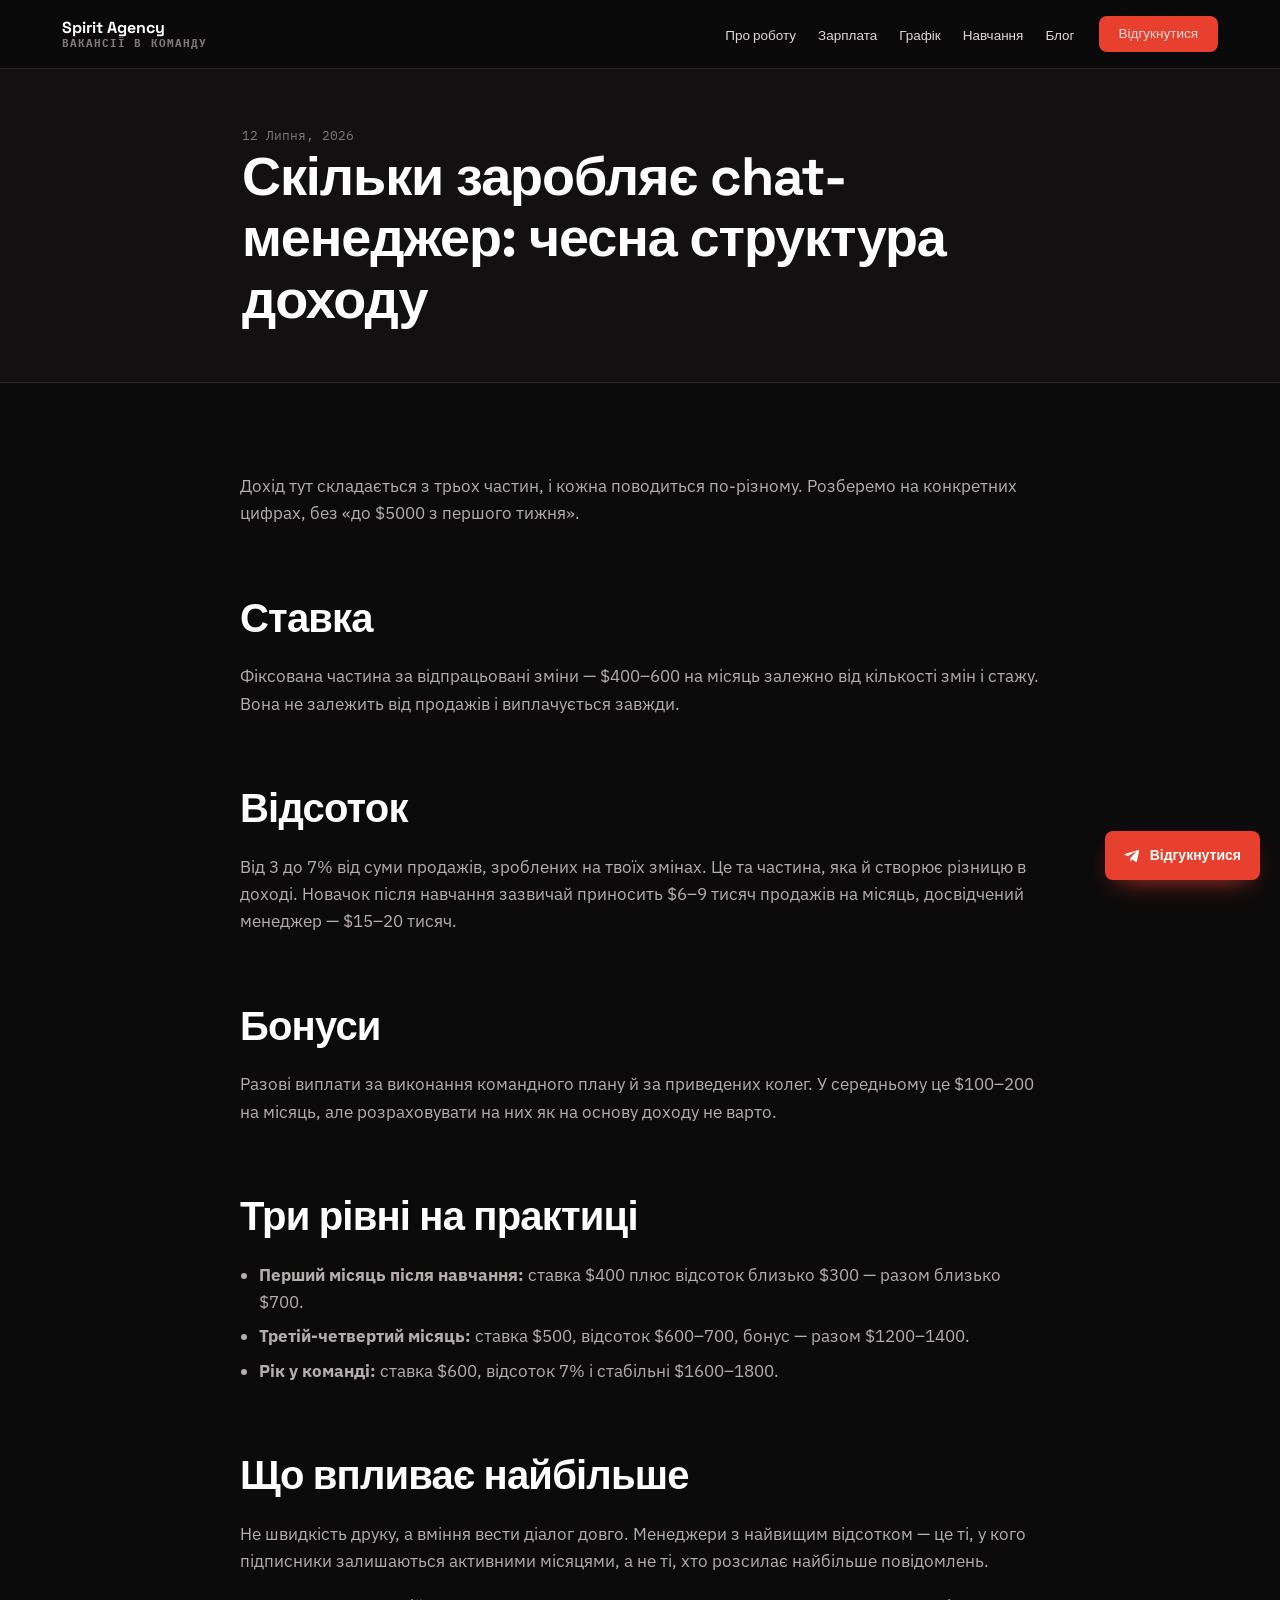
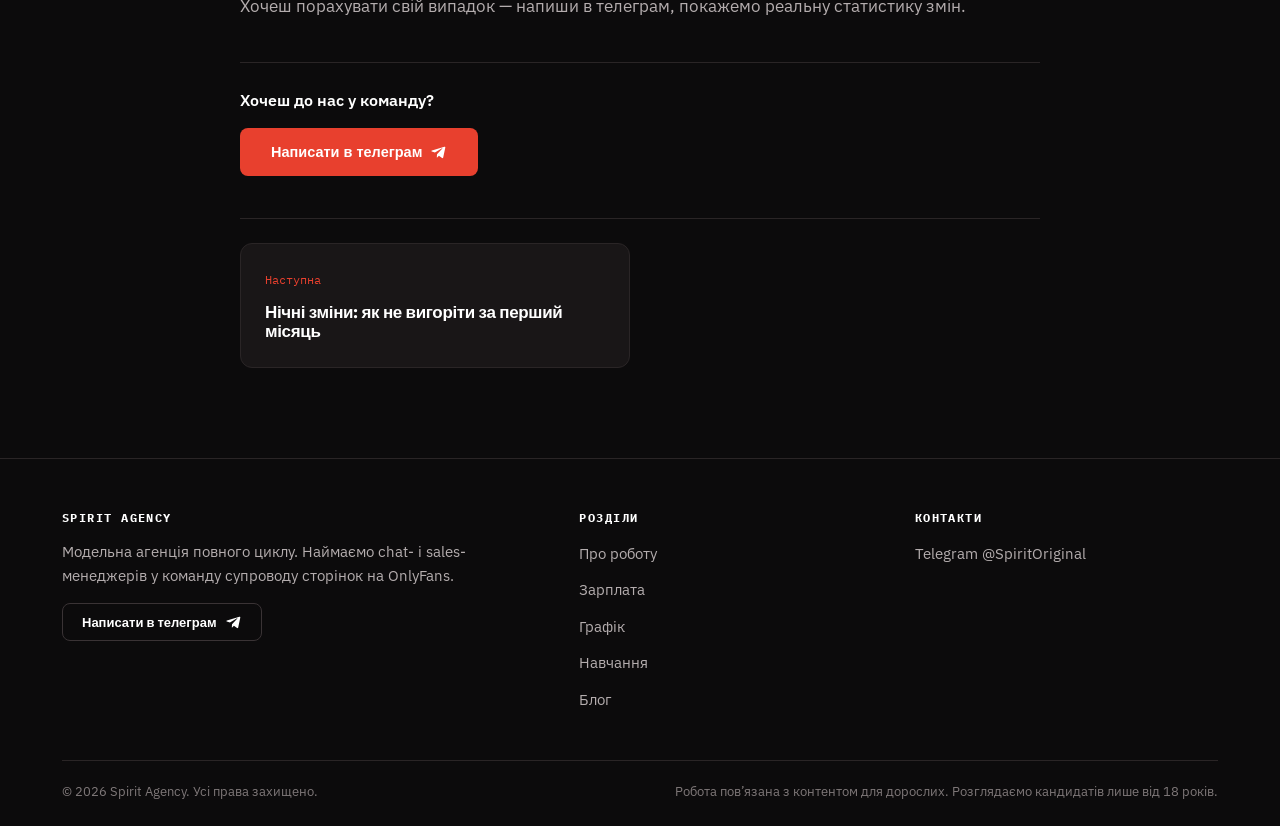
<file: 2026/07/12/скільки-заробляє-chat-менеджер-чесна-стр/index.html>
<!doctype html>
<html lang="uk">
<head>
	<meta charset="UTF-8">
	<meta name="viewport" content="width=device-width, initial-scale=1">
	<title>Скільки заробляє chat-менеджер: чесна структура доходу</title>
<meta name='robots' content='max-image-preview:large' />
<meta name="description" content="Ставка, відсоток і бонуси на прикладах трьох рівнів — від новачка після навчання до менеджера з річним стажем.">
<link rel="canonical" href="https://tm.spiritagency.space/2026/07/12/%d1%81%d0%ba%d1%96%d0%bb%d1%8c%d0%ba%d0%b8-%d0%b7%d0%b0%d1%80%d0%be%d0%b1%d0%bb%d1%8f%d1%94-chat-%d0%bc%d0%b5%d0%bd%d0%b5%d0%b4%d0%b6%d0%b5%d1%80-%d1%87%d0%b5%d1%81%d0%bd%d0%b0-%d1%81%d1%82%d1%80/">
<meta property="og:site_name" content="Spirit Agency">
<meta property="og:type" content="article">
<meta property="og:title" content="Скільки заробляє chat-менеджер: чесна структура доходу">
<meta property="og:url" content="https://tm.spiritagency.space/2026/07/12/%d1%81%d0%ba%d1%96%d0%bb%d1%8c%d0%ba%d0%b8-%d0%b7%d0%b0%d1%80%d0%be%d0%b1%d0%bb%d1%8f%d1%94-chat-%d0%bc%d0%b5%d0%bd%d0%b5%d0%b4%d0%b6%d0%b5%d1%80-%d1%87%d0%b5%d1%81%d0%bd%d0%b0-%d1%81%d1%82%d1%80/">
<meta property="og:image" content="https://tm.spiritagency.space/og.jpg">
<meta property="og:image:width" content="1200">
<meta property="og:image:height" content="630">
<meta property="og:locale" content="uk">
<meta property="og:description" content="Ставка, відсоток і бонуси на прикладах трьох рівнів — від новачка після навчання до менеджера з річним стажем.">
<meta name="twitter:card" content="summary_large_image">
<meta name="theme-color" content="#e8402e">
<link rel='dns-prefetch' href='//fonts.googleapis.com' />
<link href='https://fonts.gstatic.com' crossorigin rel='preconnect' />
<script type="application/ld+json">{"@context":"https://schema.org","@graph":[{"@type":"Organization","@id":"https://tm.spiritagency.space/#organization","name":"Spirit Agency","url":"https://tm.spiritagency.space/","description":"Робота chat-менеджером віддалено: ставка $400–600 плюс відсоток, разом $800–1800, зміни 2/2, безкоштовне навчання два тижні. Досвід не потрібен.","sameAs":["https://t.me/SpiritOriginal"],"contactPoint":[{"@type":"ContactPoint","contactType":"recruitment","url":"https://t.me/SpiritOriginal","areaServed":"UA"}]},{"@type":"WebSite","@id":"https://tm.spiritagency.space/#website","url":"https://tm.spiritagency.space/","name":"Spirit Agency","publisher":{"@id":"https://tm.spiritagency.space/#organization"},"inLanguage":"uk"},{"@type":"BlogPosting","@id":"https://tm.spiritagency.space/2026/07/12/%d1%81%d0%ba%d1%96%d0%bb%d1%8c%d0%ba%d0%b8-%d0%b7%d0%b0%d1%80%d0%be%d0%b1%d0%bb%d1%8f%d1%94-chat-%d0%bc%d0%b5%d0%bd%d0%b5%d0%b4%d0%b6%d0%b5%d1%80-%d1%87%d0%b5%d1%81%d0%bd%d0%b0-%d1%81%d1%82%d1%80/#article","headline":"Скільки заробляє chat-менеджер: чесна структура доходу","datePublished":"2026-07-12T09:40:50+00:00","dateModified":"2026-07-12T09:40:50+00:00","author":{"@type":"Organization","name":"Spirit Agency"},"publisher":{"@id":"https://tm.spiritagency.space/#organization"},"mainEntityOfPage":"https://tm.spiritagency.space/2026/07/12/%d1%81%d0%ba%d1%96%d0%bb%d1%8c%d0%ba%d0%b8-%d0%b7%d0%b0%d1%80%d0%be%d0%b1%d0%bb%d1%8f%d1%94-chat-%d0%bc%d0%b5%d0%bd%d0%b5%d0%b4%d0%b6%d0%b5%d1%80-%d1%87%d0%b5%d1%81%d0%bd%d0%b0-%d1%81%d1%82%d1%80/","description":"Ставка, відсоток і бонуси на прикладах трьох рівнів — від новачка після навчання до менеджера з річним стажем.","image":"https://tm.spiritagency.space/og.jpg"},{"@type":"BreadcrumbList","itemListElement":[{"@type":"ListItem","position":1,"name":"Spirit Agency","item":"https://tm.spiritagency.space/"},{"@type":"ListItem","position":2,"name":"Блог","item":"https://tm.spiritagency.space/blog/"},{"@type":"ListItem","position":3,"name":"Скільки заробляє chat-менеджер: чесна структура доходу","item":"https://tm.spiritagency.space/2026/07/12/%d1%81%d0%ba%d1%96%d0%bb%d1%8c%d0%ba%d0%b8-%d0%b7%d0%b0%d1%80%d0%be%d0%b1%d0%bb%d1%8f%d1%94-chat-%d0%bc%d0%b5%d0%bd%d0%b5%d0%b4%d0%b6%d0%b5%d1%80-%d1%87%d0%b5%d1%81%d0%bd%d0%b0-%d1%81%d1%82%d1%80/"}]}]}</script>
<style id="wp-img-auto-sizes-contain-inline-css">
img:is([sizes=auto i],[sizes^="auto," i]){contain-intrinsic-size:3000px 1500px}
/*# sourceURL=wp-img-auto-sizes-contain-inline-css */
</style>
<style id="wp-block-library-inline-css">
:root{--wp-block-synced-color:#7a00df;--wp-block-synced-color--rgb:122,0,223;--wp-bound-block-color:var(--wp-block-synced-color);--wp-editor-canvas-background:#ddd;--wp-admin-theme-color:#007cba;--wp-admin-theme-color--rgb:0,124,186;--wp-admin-theme-color-darker-10:#006ba1;--wp-admin-theme-color-darker-10--rgb:0,107,160.5;--wp-admin-theme-color-darker-20:#005a87;--wp-admin-theme-color-darker-20--rgb:0,90,135;--wp-admin-border-width-focus:2px}@media (min-resolution:192dpi){:root{--wp-admin-border-width-focus:1.5px}}.wp-element-button{cursor:pointer}:root .has-very-light-gray-background-color{background-color:#eee}:root .has-very-dark-gray-background-color{background-color:#313131}:root .has-very-light-gray-color{color:#eee}:root .has-very-dark-gray-color{color:#313131}:root .has-vivid-green-cyan-to-vivid-cyan-blue-gradient-background{background:linear-gradient(135deg,#00d084,#0693e3)}:root .has-purple-crush-gradient-background{background:linear-gradient(135deg,#34e2e4,#4721fb 50%,#ab1dfe)}:root .has-hazy-dawn-gradient-background{background:linear-gradient(135deg,#faaca8,#dad0ec)}:root .has-subdued-olive-gradient-background{background:linear-gradient(135deg,#fafae1,#67a671)}:root .has-atomic-cream-gradient-background{background:linear-gradient(135deg,#fdd79a,#004a59)}:root .has-nightshade-gradient-background{background:linear-gradient(135deg,#330968,#31cdcf)}:root .has-midnight-gradient-background{background:linear-gradient(135deg,#020381,#2874fc)}:root{--wp--preset--font-size--normal:16px;--wp--preset--font-size--huge:42px}.has-regular-font-size{font-size:1em}.has-larger-font-size{font-size:2.625em}.has-normal-font-size{font-size:var(--wp--preset--font-size--normal)}.has-huge-font-size{font-size:var(--wp--preset--font-size--huge)}:root .has-text-align-center{text-align:center}:root .has-text-align-left{text-align:left}:root .has-text-align-right{text-align:right}.has-fit-text{white-space:nowrap!important}#end-resizable-editor-section{display:none}.aligncenter{clear:both}.items-justified-left{justify-content:flex-start}.items-justified-center{justify-content:center}.items-justified-right{justify-content:flex-end}.items-justified-space-between{justify-content:space-between}.screen-reader-text{word-wrap:normal!important;border:0;clip-path:inset(50%);height:1px;margin:-1px;overflow:hidden;padding:0;position:absolute;width:1px;word-break:normal!important}.screen-reader-text:focus{background-color:#ddd;clip-path:none;color:#444;display:block;font-size:1em;height:auto;left:5px;line-height:normal;padding:15px 23px 14px;text-decoration:none;top:5px;width:auto;z-index:100000}html :where(.has-border-color){border-style:solid}html :where([style^=border-color],[style*=";border-color"],[style*="; border-color"]){border-style:solid}html :where([style^=border-top-color],[style*=";border-top-color"],[style*="; border-top-color"]){border-top-style:solid}html :where([style^=border-right-color],[style*=";border-right-color"],[style*="; border-right-color"]){border-right-style:solid}html :where([style^=border-bottom-color],[style*=";border-bottom-color"],[style*="; border-bottom-color"]){border-bottom-style:solid}html :where([style^=border-left-color],[style*=";border-left-color"],[style*="; border-left-color"]){border-left-style:solid}html :where([style^=border-width],[style*=";border-width"],[style*="; border-width"]){border-style:solid}html :where([style^=border-top-width],[style*=";border-top-width"],[style*="; border-top-width"]){border-top-style:solid}html :where([style^=border-right-width],[style*=";border-right-width"],[style*="; border-right-width"]){border-right-style:solid}html :where([style^=border-bottom-width],[style*=";border-bottom-width"],[style*="; border-bottom-width"]){border-bottom-style:solid}html :where([style^=border-left-width],[style*=";border-left-width"],[style*="; border-left-width"]){border-left-style:solid}html :where(img[class*=wp-image-]){height:auto;max-width:100%}:where(figure){margin:0 0 1em}html :where(.is-position-sticky){--wp-admin--admin-bar--position-offset:var(--wp-admin--admin-bar--height,0px)}@media screen and (max-width:600px){html :where(.is-position-sticky){--wp-admin--admin-bar--position-offset:0px}}

/*# sourceURL=/assets/core/css/dist/block-library/common.min.css */
</style>

<style id="global-styles-inline-css">
:root{--wp--preset--aspect-ratio--square: 1;--wp--preset--aspect-ratio--4-3: 4/3;--wp--preset--aspect-ratio--3-4: 3/4;--wp--preset--aspect-ratio--3-2: 3/2;--wp--preset--aspect-ratio--2-3: 2/3;--wp--preset--aspect-ratio--16-9: 16/9;--wp--preset--aspect-ratio--9-16: 9/16;--wp--preset--color--black: #000000;--wp--preset--color--cyan-bluish-gray: #abb8c3;--wp--preset--color--white: #ffffff;--wp--preset--color--pale-pink: #f78da7;--wp--preset--color--vivid-red: #cf2e2e;--wp--preset--color--luminous-vivid-orange: #ff6900;--wp--preset--color--luminous-vivid-amber: #fcb900;--wp--preset--color--light-green-cyan: #7bdcb5;--wp--preset--color--vivid-green-cyan: #00d084;--wp--preset--color--pale-cyan-blue: #8ed1fc;--wp--preset--color--vivid-cyan-blue: #0693e3;--wp--preset--color--vivid-purple: #9b51e0;--wp--preset--color--bg: #0c0b0c;--wp--preset--color--bg-2: #121011;--wp--preset--color--panel: #191617;--wp--preset--color--accent: #e8402e;--wp--preset--color--ok: #4caf7d;--wp--preset--color--text: #b4adae;--wp--preset--gradient--vivid-cyan-blue-to-vivid-purple: linear-gradient(135deg,rgb(6,147,227) 0%,rgb(155,81,224) 100%);--wp--preset--gradient--light-green-cyan-to-vivid-green-cyan: linear-gradient(135deg,rgb(122,220,180) 0%,rgb(0,208,130) 100%);--wp--preset--gradient--luminous-vivid-amber-to-luminous-vivid-orange: linear-gradient(135deg,rgb(252,185,0) 0%,rgb(255,105,0) 100%);--wp--preset--gradient--luminous-vivid-orange-to-vivid-red: linear-gradient(135deg,rgb(255,105,0) 0%,rgb(207,46,46) 100%);--wp--preset--gradient--very-light-gray-to-cyan-bluish-gray: linear-gradient(135deg,rgb(238,238,238) 0%,rgb(169,184,195) 100%);--wp--preset--gradient--cool-to-warm-spectrum: linear-gradient(135deg,rgb(74,234,220) 0%,rgb(151,120,209) 20%,rgb(207,42,186) 40%,rgb(238,44,130) 60%,rgb(251,105,98) 80%,rgb(254,248,76) 100%);--wp--preset--gradient--blush-light-purple: linear-gradient(135deg,rgb(255,206,236) 0%,rgb(152,150,240) 100%);--wp--preset--gradient--blush-bordeaux: linear-gradient(135deg,rgb(254,205,165) 0%,rgb(254,45,45) 50%,rgb(107,0,62) 100%);--wp--preset--gradient--luminous-dusk: linear-gradient(135deg,rgb(255,203,112) 0%,rgb(199,81,192) 50%,rgb(65,88,208) 100%);--wp--preset--gradient--pale-ocean: linear-gradient(135deg,rgb(255,245,203) 0%,rgb(182,227,212) 50%,rgb(51,167,181) 100%);--wp--preset--gradient--electric-grass: linear-gradient(135deg,rgb(202,248,128) 0%,rgb(113,206,126) 100%);--wp--preset--gradient--midnight: linear-gradient(135deg,rgb(2,3,129) 0%,rgb(40,116,252) 100%);--wp--preset--font-size--small: 13px;--wp--preset--font-size--medium: clamp(14px, 0.875rem + ((1vw - 3.2px) * 0.789), 20px);--wp--preset--font-size--large: clamp(22.041px, 1.378rem + ((1vw - 3.2px) * 1.837), 36px);--wp--preset--font-size--x-large: clamp(25.014px, 1.563rem + ((1vw - 3.2px) * 2.235), 42px);--wp--preset--font-family--body: 'IBM Plex Sans', -apple-system, 'Segoe UI', Roboto, Arial, sans-serif;--wp--preset--font-family--head: 'Space Grotesk', Montserrat, -apple-system, Arial, sans-serif;--wp--preset--font-family--mono: 'IBM Plex Mono', ui-monospace, Menlo, monospace;--wp--preset--spacing--20: 0.44rem;--wp--preset--spacing--30: 0.67rem;--wp--preset--spacing--40: 1rem;--wp--preset--spacing--50: 1.5rem;--wp--preset--spacing--60: 2.25rem;--wp--preset--spacing--70: 3.38rem;--wp--preset--spacing--80: 5.06rem;--wp--preset--shadow--natural: 6px 6px 9px rgba(0, 0, 0, 0.2);--wp--preset--shadow--deep: 12px 12px 50px rgba(0, 0, 0, 0.4);--wp--preset--shadow--sharp: 6px 6px 0px rgba(0, 0, 0, 0.2);--wp--preset--shadow--outlined: 6px 6px 0px -3px rgb(255, 255, 255), 6px 6px rgb(0, 0, 0);--wp--preset--shadow--crisp: 6px 6px 0px rgb(0, 0, 0);}.wp-block-button{--wp--preset--dimension--25: 25%;--wp--preset--dimension--50: 50%;--wp--preset--dimension--75: 75%;--wp--preset--dimension--100: 100%;}:root { --wp--style--global--content-size: 800px;--wp--style--global--wide-size: 1080px; }:where(body) { margin: 0; }.wp-site-blocks > .alignleft { float: left; margin-right: 2em; }.wp-site-blocks > .alignright { float: right; margin-left: 2em; }.wp-site-blocks > .aligncenter { justify-content: center; margin-left: auto; margin-right: auto; }:where(.wp-site-blocks) > * { margin-block-start: 24px; margin-block-end: 0; }:where(.wp-site-blocks) > :first-child { margin-block-start: 0; }:where(.wp-site-blocks) > :last-child { margin-block-end: 0; }:root { --wp--style--block-gap: 24px; }:root :where(.is-layout-flow) > :first-child{margin-block-start: 0;}:root :where(.is-layout-flow) > :last-child{margin-block-end: 0;}:root :where(.is-layout-flow) > *{margin-block-start: 24px;margin-block-end: 0;}:root :where(.is-layout-constrained) > :first-child{margin-block-start: 0;}:root :where(.is-layout-constrained) > :last-child{margin-block-end: 0;}:root :where(.is-layout-constrained) > *{margin-block-start: 24px;margin-block-end: 0;}:root :where(.is-layout-flex){gap: 24px;}:root :where(.is-layout-grid){gap: 24px;}.is-layout-flow > .alignleft{float: left;margin-inline-start: 0;margin-inline-end: 2em;}.is-layout-flow > .alignright{float: right;margin-inline-start: 2em;margin-inline-end: 0;}.is-layout-flow > .aligncenter{margin-left: auto !important;margin-right: auto !important;}.is-layout-constrained > .alignleft{float: left;margin-inline-start: 0;margin-inline-end: 2em;}.is-layout-constrained > .alignright{float: right;margin-inline-start: 2em;margin-inline-end: 0;}.is-layout-constrained > .aligncenter{margin-left: auto !important;margin-right: auto !important;}.is-layout-constrained > :where(:not(.alignleft):not(.alignright):not(.alignfull)){max-width: var(--wp--style--global--content-size);margin-left: auto !important;margin-right: auto !important;}.is-layout-constrained > .alignwide{max-width: var(--wp--style--global--wide-size);}body .is-layout-flex{display: flex;}.is-layout-flex{flex-wrap: wrap;align-items: center;}.is-layout-flex > :is(*, div){margin: 0;}body .is-layout-grid{display: grid;}.is-layout-grid > :is(*, div){margin: 0;}body{background-color: var(--wp--preset--color--bg);color: var(--wp--preset--color--text);font-family: var(--wp--preset--font-family--body);line-height: 1.66;padding-top: 0px;padding-right: 0px;padding-bottom: 0px;padding-left: 0px;}a:where(:not(.wp-element-button)){color: var(--wp--preset--color--accent);}h1{color: var(--wp--preset--color--white);font-family: var(--wp--preset--font-family--head);}h2{color: var(--wp--preset--color--white);font-family: var(--wp--preset--font-family--head);}h3{color: var(--wp--preset--color--white);font-family: var(--wp--preset--font-family--head);}:root :where(.wp-element-button, .wp-block-button__link){background-color: #32373c;border-width: 0;color: #fff;font-family: inherit;font-size: inherit;font-style: inherit;font-weight: inherit;letter-spacing: inherit;line-height: inherit;padding-top: calc(0.667em + 2px);padding-right: calc(1.333em + 2px);padding-bottom: calc(0.667em + 2px);padding-left: calc(1.333em + 2px);text-decoration: none;text-transform: inherit;}.has-black-color{color: var(--wp--preset--color--black) !important;}.has-cyan-bluish-gray-color{color: var(--wp--preset--color--cyan-bluish-gray) !important;}.has-white-color{color: var(--wp--preset--color--white) !important;}.has-pale-pink-color{color: var(--wp--preset--color--pale-pink) !important;}.has-vivid-red-color{color: var(--wp--preset--color--vivid-red) !important;}.has-luminous-vivid-orange-color{color: var(--wp--preset--color--luminous-vivid-orange) !important;}.has-luminous-vivid-amber-color{color: var(--wp--preset--color--luminous-vivid-amber) !important;}.has-light-green-cyan-color{color: var(--wp--preset--color--light-green-cyan) !important;}.has-vivid-green-cyan-color{color: var(--wp--preset--color--vivid-green-cyan) !important;}.has-pale-cyan-blue-color{color: var(--wp--preset--color--pale-cyan-blue) !important;}.has-vivid-cyan-blue-color{color: var(--wp--preset--color--vivid-cyan-blue) !important;}.has-vivid-purple-color{color: var(--wp--preset--color--vivid-purple) !important;}.has-bg-color{color: var(--wp--preset--color--bg) !important;}.has-bg-2-color{color: var(--wp--preset--color--bg-2) !important;}.has-panel-color{color: var(--wp--preset--color--panel) !important;}.has-accent-color{color: var(--wp--preset--color--accent) !important;}.has-ok-color{color: var(--wp--preset--color--ok) !important;}.has-text-color{color: var(--wp--preset--color--text) !important;}.has-black-background-color{background-color: var(--wp--preset--color--black) !important;}.has-cyan-bluish-gray-background-color{background-color: var(--wp--preset--color--cyan-bluish-gray) !important;}.has-white-background-color{background-color: var(--wp--preset--color--white) !important;}.has-pale-pink-background-color{background-color: var(--wp--preset--color--pale-pink) !important;}.has-vivid-red-background-color{background-color: var(--wp--preset--color--vivid-red) !important;}.has-luminous-vivid-orange-background-color{background-color: var(--wp--preset--color--luminous-vivid-orange) !important;}.has-luminous-vivid-amber-background-color{background-color: var(--wp--preset--color--luminous-vivid-amber) !important;}.has-light-green-cyan-background-color{background-color: var(--wp--preset--color--light-green-cyan) !important;}.has-vivid-green-cyan-background-color{background-color: var(--wp--preset--color--vivid-green-cyan) !important;}.has-pale-cyan-blue-background-color{background-color: var(--wp--preset--color--pale-cyan-blue) !important;}.has-vivid-cyan-blue-background-color{background-color: var(--wp--preset--color--vivid-cyan-blue) !important;}.has-vivid-purple-background-color{background-color: var(--wp--preset--color--vivid-purple) !important;}.has-bg-background-color{background-color: var(--wp--preset--color--bg) !important;}.has-bg-2-background-color{background-color: var(--wp--preset--color--bg-2) !important;}.has-panel-background-color{background-color: var(--wp--preset--color--panel) !important;}.has-accent-background-color{background-color: var(--wp--preset--color--accent) !important;}.has-ok-background-color{background-color: var(--wp--preset--color--ok) !important;}.has-text-background-color{background-color: var(--wp--preset--color--text) !important;}.has-black-border-color{border-color: var(--wp--preset--color--black) !important;}.has-cyan-bluish-gray-border-color{border-color: var(--wp--preset--color--cyan-bluish-gray) !important;}.has-white-border-color{border-color: var(--wp--preset--color--white) !important;}.has-pale-pink-border-color{border-color: var(--wp--preset--color--pale-pink) !important;}.has-vivid-red-border-color{border-color: var(--wp--preset--color--vivid-red) !important;}.has-luminous-vivid-orange-border-color{border-color: var(--wp--preset--color--luminous-vivid-orange) !important;}.has-luminous-vivid-amber-border-color{border-color: var(--wp--preset--color--luminous-vivid-amber) !important;}.has-light-green-cyan-border-color{border-color: var(--wp--preset--color--light-green-cyan) !important;}.has-vivid-green-cyan-border-color{border-color: var(--wp--preset--color--vivid-green-cyan) !important;}.has-pale-cyan-blue-border-color{border-color: var(--wp--preset--color--pale-cyan-blue) !important;}.has-vivid-cyan-blue-border-color{border-color: var(--wp--preset--color--vivid-cyan-blue) !important;}.has-vivid-purple-border-color{border-color: var(--wp--preset--color--vivid-purple) !important;}.has-bg-border-color{border-color: var(--wp--preset--color--bg) !important;}.has-bg-2-border-color{border-color: var(--wp--preset--color--bg-2) !important;}.has-panel-border-color{border-color: var(--wp--preset--color--panel) !important;}.has-accent-border-color{border-color: var(--wp--preset--color--accent) !important;}.has-ok-border-color{border-color: var(--wp--preset--color--ok) !important;}.has-text-border-color{border-color: var(--wp--preset--color--text) !important;}.has-vivid-cyan-blue-to-vivid-purple-gradient-background{background: var(--wp--preset--gradient--vivid-cyan-blue-to-vivid-purple) !important;}.has-light-green-cyan-to-vivid-green-cyan-gradient-background{background: var(--wp--preset--gradient--light-green-cyan-to-vivid-green-cyan) !important;}.has-luminous-vivid-amber-to-luminous-vivid-orange-gradient-background{background: var(--wp--preset--gradient--luminous-vivid-amber-to-luminous-vivid-orange) !important;}.has-luminous-vivid-orange-to-vivid-red-gradient-background{background: var(--wp--preset--gradient--luminous-vivid-orange-to-vivid-red) !important;}.has-very-light-gray-to-cyan-bluish-gray-gradient-background{background: var(--wp--preset--gradient--very-light-gray-to-cyan-bluish-gray) !important;}.has-cool-to-warm-spectrum-gradient-background{background: var(--wp--preset--gradient--cool-to-warm-spectrum) !important;}.has-blush-light-purple-gradient-background{background: var(--wp--preset--gradient--blush-light-purple) !important;}.has-blush-bordeaux-gradient-background{background: var(--wp--preset--gradient--blush-bordeaux) !important;}.has-luminous-dusk-gradient-background{background: var(--wp--preset--gradient--luminous-dusk) !important;}.has-pale-ocean-gradient-background{background: var(--wp--preset--gradient--pale-ocean) !important;}.has-electric-grass-gradient-background{background: var(--wp--preset--gradient--electric-grass) !important;}.has-midnight-gradient-background{background: var(--wp--preset--gradient--midnight) !important;}.has-small-font-size{font-size: var(--wp--preset--font-size--small) !important;}.has-medium-font-size{font-size: var(--wp--preset--font-size--medium) !important;}.has-large-font-size{font-size: var(--wp--preset--font-size--large) !important;}.has-x-large-font-size{font-size: var(--wp--preset--font-size--x-large) !important;}.has-body-font-family{font-family: var(--wp--preset--font-family--body) !important;}.has-head-font-family{font-family: var(--wp--preset--font-family--head) !important;}.has-mono-font-family{font-family: var(--wp--preset--font-family--mono) !important;}
/*# sourceURL=global-styles-inline-css */
</style>

<link rel='stylesheet' id='st-fonts-css' href='https://fonts.googleapis.com/css2?family=IBM+Plex+Mono:wght@400;500&#038;family=IBM+Plex+Sans:wght@400;500;600&#038;family=Space+Grotesk:wght@500;600;700&#038;display=swap' media='all' />
<link rel='stylesheet' id='st-style-css' href='/assets/theme/style.css?ver=1.0.0' media='all' />
<link rel="canonical" href="https://tm.spiritagency.space/2026/07/12/%d1%81%d0%ba%d1%96%d0%bb%d1%8c%d0%ba%d0%b8-%d0%b7%d0%b0%d1%80%d0%be%d0%b1%d0%bb%d1%8f%d1%94-chat-%d0%bc%d0%b5%d0%bd%d0%b5%d0%b4%d0%b6%d0%b5%d1%80-%d1%87%d0%b5%d1%81%d0%bd%d0%b0-%d1%81%d1%82%d1%80/" />
</head>

<body class="wp-singular post-template-default single single-post postid-8 single-format-standard wp-embed-responsive wp-theme-spirit-team">

<a class="st-skip st-sr" href="#st-main">Перейти до вмісту</a>

<header class="st-header">
	<div class="st-wrap st-header__in">

		<div class="st-brand">
							<a class="st-brand__n" href="/">
					Spirit Agency											<span class="st-brand__s">Вакансії в команду</span>
									</a>
					</div>

		<button class="st-burger" id="st-burger" aria-expanded="false" aria-controls="st-nav"
			aria-label="Меню"><span></span></button>

		<nav class="st-nav" id="st-nav" aria-label="Головне меню">
			<ul id="menu-%d0%b3%d0%be%d0%bb%d0%be%d0%b2%d0%bd%d0%b5-%d0%bc%d0%b5%d0%bd%d1%8e" class="menu"><li id="menu-item-10" class="menu-item menu-item-type-custom menu-item-object-custom menu-item-home menu-item-10"><a href="/#work">Про роботу</a></li>
<li id="menu-item-11" class="menu-item menu-item-type-custom menu-item-object-custom menu-item-home menu-item-11"><a href="/#pay">Зарплата</a></li>
<li id="menu-item-12" class="menu-item menu-item-type-custom menu-item-object-custom menu-item-home menu-item-12"><a href="/#shifts">Графік</a></li>
<li id="menu-item-13" class="menu-item menu-item-type-custom menu-item-object-custom menu-item-home menu-item-13"><a href="/#learn">Навчання</a></li>
<li id="menu-item-14" class="menu-item menu-item-type-post_type menu-item-object-page current_page_parent menu-item-14"><a href="/blog/">Блог</a></li>
</ul><a class="st-btn st-btn--fill st-btn--sm" href="https://t.me/SpiritOriginal" target="_blank" rel="nofollow noopener">Відгукнутися</a>		</nav>

	</div>
</header>

<main id="st-main">

	<article class="post-8 post type-post status-publish format-standard hentry category-robota-v-komandi">

		<header class="st-top">
			<div class="st-wrap" style="max-width:840px">
				<div class="st-top__m">12 Липня, 2026</div>
				<h1>Скільки заробляє chat-менеджер: чесна структура доходу</h1>
			</div>
		</header>

		<section class="st-sec">
			<div class="st-wrap">

				
				<div class="st-entry">
					<p>Дохід тут складається з трьох частин, і кожна поводиться по-різному. Розберемо на конкретних цифрах, без «до $5000 з першого тижня».</p>
<h2>Ставка</h2>
<p>Фіксована частина за відпрацьовані зміни — $400–600 на місяць залежно від кількості змін і стажу. Вона не залежить від продажів і виплачується завжди.</p>
<h2>Відсоток</h2>
<p>Від 3 до 7% від суми продажів, зроблених на твоїх змінах. Це та частина, яка й створює різницю в доході. Новачок після навчання зазвичай приносить $6–9 тисяч продажів на місяць, досвідчений менеджер — $15–20 тисяч.</p>
<h2>Бонуси</h2>
<p>Разові виплати за виконання командного плану й за приведених колег. У середньому це $100–200 на місяць, але розраховувати на них як на основу доходу не варто.</p>
<h2>Три рівні на практиці</h2>
<ul>
<li><b>Перший місяць після навчання:</b> ставка $400 плюс відсоток близько $300 — разом близько $700.</li>
<li><b>Третій-четвертий місяць:</b> ставка $500, відсоток $600–700, бонус — разом $1200–1400.</li>
<li><b>Рік у команді:</b> ставка $600, відсоток 7% і стабільні $1600–1800.</li>
</ul>
<h2>Що впливає найбільше</h2>
<p>Не швидкість друку, а вміння вести діалог довго. Менеджери з найвищим відсотком — це ті, у кого підписники залишаються активними місяцями, а не ті, хто розсилає найбільше повідомлень.</p>
<p>Хочеш порахувати свій випадок — напиши в телеграм, покажемо реальну статистику змін.</p>
				</div>

				<div class="st-after">
					<p style="color:#fff;font-weight:600;margin-bottom:14px">
						Хочеш до нас у команду?					</p>
					<a class="st-btn st-btn--fill" href="https://t.me/SpiritOriginal" target="_blank" rel="nofollow noopener">Написати в телеграм<svg viewBox="0 0 24 24" aria-hidden="true" focusable="false"><path d="M9.04 15.47 8.7 20.2c.48 0 .69-.2.94-.45l2.26-2.16 4.69 3.43c.86.48 1.48.23 1.71-.79l3.1-14.53c.3-1.28-.46-1.78-1.3-1.47L1.5 9.9c-1.25.48-1.23 1.17-.21 1.48l4.6 1.43L16.5 6.4c.5-.32.96-.14.58.18l-8.04 8.89Z"/></svg></a>				</div>

									<nav class="st-after">
						<div class="st-cols st-cols--2">
																						<div class="st-card">
									<span class="st-card__n">Наступна</span>
									<h3 style="margin:0;font-size:17px"><a href="/2026/07/18/%d0%bd%d1%96%d1%87%d0%bd%d1%96-%d0%b7%d0%bc%d1%96%d0%bd%d0%b8-%d1%8f%d0%ba-%d0%bd%d0%b5-%d0%b2%d0%b8%d0%b3%d0%be%d1%80%d1%96%d1%82%d0%b8-%d0%b7%d0%b0-%d0%bf%d0%b5%d1%80%d1%88%d0%b8%d0%b9-%d0%bc%d1%96/" style="color:#fff">Нічні зміни: як не вигоріти за перший місяць</a></h3>
								</div>
													</div>
					</nav>
				
			</div>
		</section>

	</article>

	</main>

<footer class="st-foot">
	<div class="st-wrap">

		<div class="st-foot__grid">

			<div>
				<h4>Spirit Agency</h4>
				<p>Модельна агенція повного циклу. Наймаємо chat- і sales-менеджерів у команду супроводу сторінок на OnlyFans.</p>
				<a class="st-btn st-btn--line st-btn--sm" href="https://t.me/SpiritOriginal" target="_blank" rel="nofollow noopener">Написати в телеграм<svg viewBox="0 0 24 24" aria-hidden="true" focusable="false"><path d="M9.04 15.47 8.7 20.2c.48 0 .69-.2.94-.45l2.26-2.16 4.69 3.43c.86.48 1.48.23 1.71-.79l3.1-14.53c.3-1.28-.46-1.78-1.3-1.47L1.5 9.9c-1.25.48-1.23 1.17-.21 1.48l4.6 1.43L16.5 6.4c.5-.32.96-.14.58.18l-8.04 8.89Z"/></svg></a>			</div>

			<div>
				<h4>Розділи</h4>
				<ul id="menu-%d0%b3%d0%be%d0%bb%d0%be%d0%b2%d0%bd%d0%b5-%d0%bc%d0%b5%d0%bd%d1%8e-1" class="menu"><li class="menu-item menu-item-type-custom menu-item-object-custom menu-item-home menu-item-10"><a href="/#work">Про роботу</a></li>
<li class="menu-item menu-item-type-custom menu-item-object-custom menu-item-home menu-item-11"><a href="/#pay">Зарплата</a></li>
<li class="menu-item menu-item-type-custom menu-item-object-custom menu-item-home menu-item-12"><a href="/#shifts">Графік</a></li>
<li class="menu-item menu-item-type-custom menu-item-object-custom menu-item-home menu-item-13"><a href="/#learn">Навчання</a></li>
<li class="menu-item menu-item-type-post_type menu-item-object-page current_page_parent menu-item-14"><a href="/blog/">Блог</a></li>
</ul>			</div>

			<div>
				<h4>Контакти</h4>
				<ul>
					<li>
						<a href="https://t.me/SpiritOriginal" target="_blank" rel="nofollow noopener">
							Telegram @SpiritOriginal						</a>
					</li>
				</ul>
			</div>

		</div>

		<div class="st-foot__end">
			<div>&copy; 2026 Spirit Agency. Усі права захищено.</div>
			<div>Робота пов’язана з контентом для дорослих. Розглядаємо кандидатів лише від 18 років.</div>
		</div>

	</div>
</footer>

	<a class="st-float" href="https://t.me/SpiritOriginal"
		target="_blank" rel="nofollow noopener">
		<svg viewBox="0 0 24 24" aria-hidden="true" focusable="false"><path d="M9.04 15.47 8.7 20.2c.48 0 .69-.2.94-.45l2.26-2.16 4.69 3.43c.86.48 1.48.23 1.71-.79l3.1-14.53c.3-1.28-.46-1.78-1.3-1.47L1.5 9.9c-1.25.48-1.23 1.17-.21 1.48l4.6 1.43L16.5 6.4c.5-.32.96-.14.58.18l-8.04 8.89Z"/></svg>		Відгукнутися	</a>

<script id="st-main-js" src="/assets/theme/assets/js/main.js?ver=1.0.0"></script>
</body>
</html>
</file>
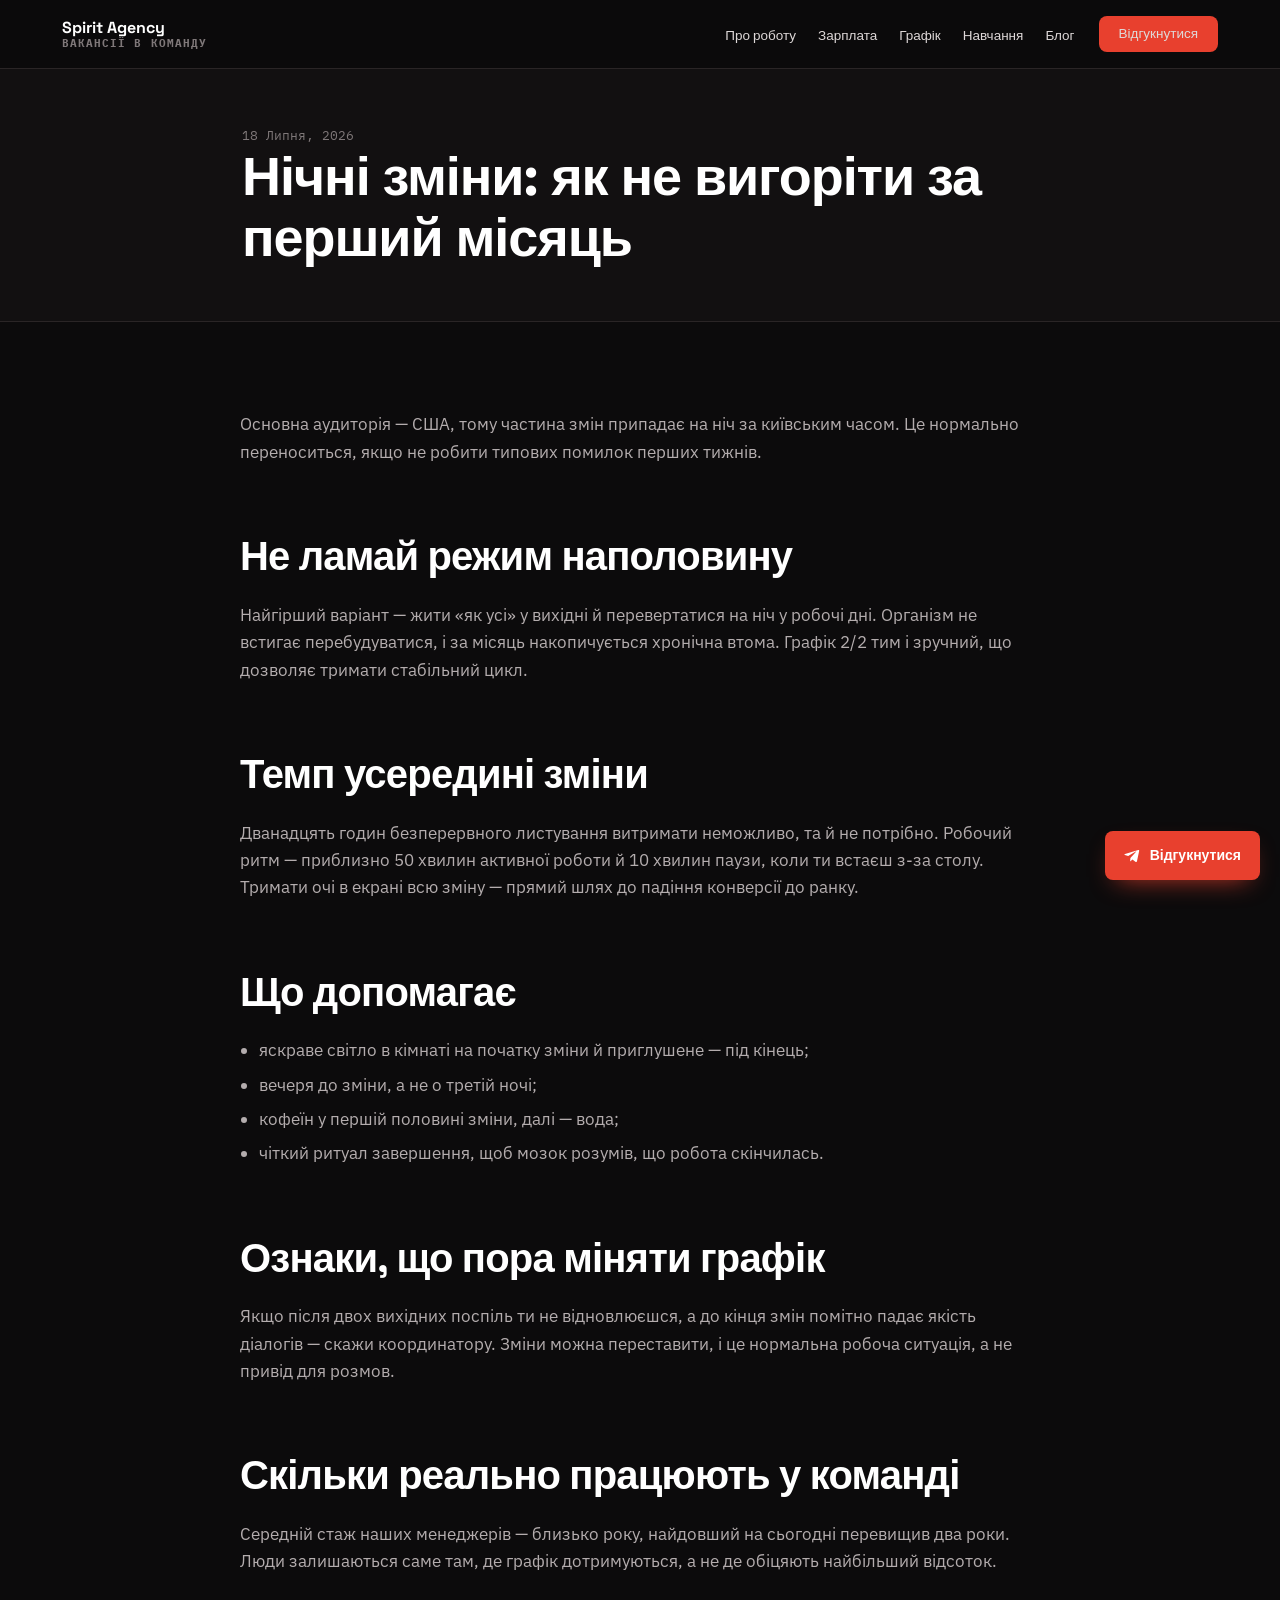
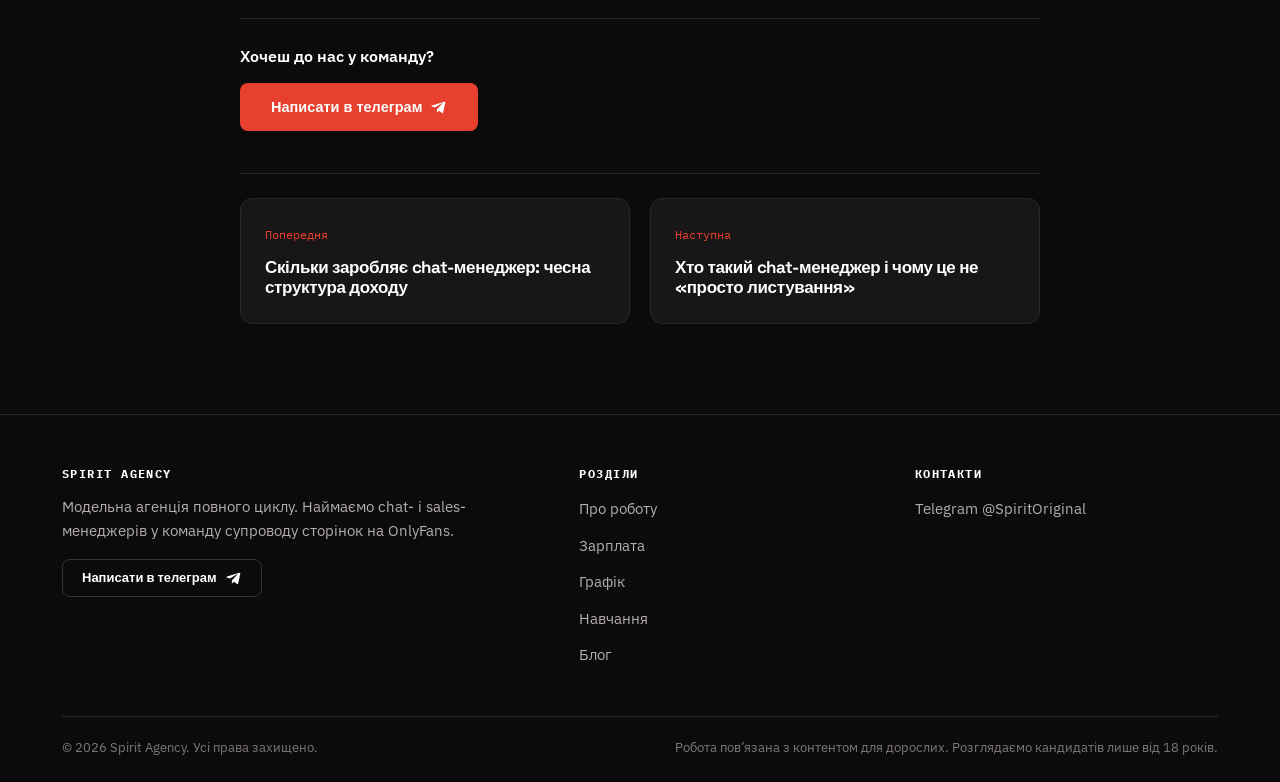
<file: 2026/07/18/нічні-зміни-як-не-вигоріти-за-перший-мі/index.html>
<!doctype html>
<html lang="uk">
<head>
	<meta charset="UTF-8">
	<meta name="viewport" content="width=device-width, initial-scale=1">
	<title>Нічні зміни: як не вигоріти за перший місяць &#8211; Spirit Agency</title>
<meta name='robots' content='max-image-preview:large' />
<meta name="description" content="Практичні правила для тих, хто працює на американську аудиторію: сон, темп, паузи та ознаки, що пора змінити графік.">
<link rel="canonical" href="https://tm.spiritagency.space/2026/07/18/%d0%bd%d1%96%d1%87%d0%bd%d1%96-%d0%b7%d0%bc%d1%96%d0%bd%d0%b8-%d1%8f%d0%ba-%d0%bd%d0%b5-%d0%b2%d0%b8%d0%b3%d0%be%d1%80%d1%96%d1%82%d0%b8-%d0%b7%d0%b0-%d0%bf%d0%b5%d1%80%d1%88%d0%b8%d0%b9-%d0%bc%d1%96/">
<meta property="og:site_name" content="Spirit Agency">
<meta property="og:type" content="article">
<meta property="og:title" content="Нічні зміни: як не вигоріти за перший місяць &#8211; Spirit Agency">
<meta property="og:url" content="https://tm.spiritagency.space/2026/07/18/%d0%bd%d1%96%d1%87%d0%bd%d1%96-%d0%b7%d0%bc%d1%96%d0%bd%d0%b8-%d1%8f%d0%ba-%d0%bd%d0%b5-%d0%b2%d0%b8%d0%b3%d0%be%d1%80%d1%96%d1%82%d0%b8-%d0%b7%d0%b0-%d0%bf%d0%b5%d1%80%d1%88%d0%b8%d0%b9-%d0%bc%d1%96/">
<meta property="og:image" content="https://tm.spiritagency.space/og.jpg">
<meta property="og:image:width" content="1200">
<meta property="og:image:height" content="630">
<meta property="og:locale" content="uk">
<meta property="og:description" content="Практичні правила для тих, хто працює на американську аудиторію: сон, темп, паузи та ознаки, що пора змінити графік.">
<meta name="twitter:card" content="summary_large_image">
<meta name="theme-color" content="#e8402e">
<link rel='dns-prefetch' href='//fonts.googleapis.com' />
<link href='https://fonts.gstatic.com' crossorigin rel='preconnect' />
<script type="application/ld+json">{"@context":"https://schema.org","@graph":[{"@type":"Organization","@id":"https://tm.spiritagency.space/#organization","name":"Spirit Agency","url":"https://tm.spiritagency.space/","description":"Робота chat-менеджером віддалено: ставка $400–600 плюс відсоток, разом $800–1800, зміни 2/2, безкоштовне навчання два тижні. Досвід не потрібен.","sameAs":["https://t.me/SpiritOriginal"],"contactPoint":[{"@type":"ContactPoint","contactType":"recruitment","url":"https://t.me/SpiritOriginal","areaServed":"UA"}]},{"@type":"WebSite","@id":"https://tm.spiritagency.space/#website","url":"https://tm.spiritagency.space/","name":"Spirit Agency","publisher":{"@id":"https://tm.spiritagency.space/#organization"},"inLanguage":"uk"},{"@type":"BlogPosting","@id":"https://tm.spiritagency.space/2026/07/18/%d0%bd%d1%96%d1%87%d0%bd%d1%96-%d0%b7%d0%bc%d1%96%d0%bd%d0%b8-%d1%8f%d0%ba-%d0%bd%d0%b5-%d0%b2%d0%b8%d0%b3%d0%be%d1%80%d1%96%d1%82%d0%b8-%d0%b7%d0%b0-%d0%bf%d0%b5%d1%80%d1%88%d0%b8%d0%b9-%d0%bc%d1%96/#article","headline":"Нічні зміни: як не вигоріти за перший місяць","datePublished":"2026-07-18T09:40:50+00:00","dateModified":"2026-07-18T09:40:50+00:00","author":{"@type":"Organization","name":"Spirit Agency"},"publisher":{"@id":"https://tm.spiritagency.space/#organization"},"mainEntityOfPage":"https://tm.spiritagency.space/2026/07/18/%d0%bd%d1%96%d1%87%d0%bd%d1%96-%d0%b7%d0%bc%d1%96%d0%bd%d0%b8-%d1%8f%d0%ba-%d0%bd%d0%b5-%d0%b2%d0%b8%d0%b3%d0%be%d1%80%d1%96%d1%82%d0%b8-%d0%b7%d0%b0-%d0%bf%d0%b5%d1%80%d1%88%d0%b8%d0%b9-%d0%bc%d1%96/","description":"Практичні правила для тих, хто працює на американську аудиторію: сон, темп, паузи та ознаки, що пора змінити графік.","image":"https://tm.spiritagency.space/og.jpg"},{"@type":"BreadcrumbList","itemListElement":[{"@type":"ListItem","position":1,"name":"Spirit Agency","item":"https://tm.spiritagency.space/"},{"@type":"ListItem","position":2,"name":"Блог","item":"https://tm.spiritagency.space/blog/"},{"@type":"ListItem","position":3,"name":"Нічні зміни: як не вигоріти за перший місяць","item":"https://tm.spiritagency.space/2026/07/18/%d0%bd%d1%96%d1%87%d0%bd%d1%96-%d0%b7%d0%bc%d1%96%d0%bd%d0%b8-%d1%8f%d0%ba-%d0%bd%d0%b5-%d0%b2%d0%b8%d0%b3%d0%be%d1%80%d1%96%d1%82%d0%b8-%d0%b7%d0%b0-%d0%bf%d0%b5%d1%80%d1%88%d0%b8%d0%b9-%d0%bc%d1%96/"}]}]}</script>
<style id="wp-img-auto-sizes-contain-inline-css">
img:is([sizes=auto i],[sizes^="auto," i]){contain-intrinsic-size:3000px 1500px}
/*# sourceURL=wp-img-auto-sizes-contain-inline-css */
</style>
<style id="wp-block-library-inline-css">
:root{--wp-block-synced-color:#7a00df;--wp-block-synced-color--rgb:122,0,223;--wp-bound-block-color:var(--wp-block-synced-color);--wp-editor-canvas-background:#ddd;--wp-admin-theme-color:#007cba;--wp-admin-theme-color--rgb:0,124,186;--wp-admin-theme-color-darker-10:#006ba1;--wp-admin-theme-color-darker-10--rgb:0,107,160.5;--wp-admin-theme-color-darker-20:#005a87;--wp-admin-theme-color-darker-20--rgb:0,90,135;--wp-admin-border-width-focus:2px}@media (min-resolution:192dpi){:root{--wp-admin-border-width-focus:1.5px}}.wp-element-button{cursor:pointer}:root .has-very-light-gray-background-color{background-color:#eee}:root .has-very-dark-gray-background-color{background-color:#313131}:root .has-very-light-gray-color{color:#eee}:root .has-very-dark-gray-color{color:#313131}:root .has-vivid-green-cyan-to-vivid-cyan-blue-gradient-background{background:linear-gradient(135deg,#00d084,#0693e3)}:root .has-purple-crush-gradient-background{background:linear-gradient(135deg,#34e2e4,#4721fb 50%,#ab1dfe)}:root .has-hazy-dawn-gradient-background{background:linear-gradient(135deg,#faaca8,#dad0ec)}:root .has-subdued-olive-gradient-background{background:linear-gradient(135deg,#fafae1,#67a671)}:root .has-atomic-cream-gradient-background{background:linear-gradient(135deg,#fdd79a,#004a59)}:root .has-nightshade-gradient-background{background:linear-gradient(135deg,#330968,#31cdcf)}:root .has-midnight-gradient-background{background:linear-gradient(135deg,#020381,#2874fc)}:root{--wp--preset--font-size--normal:16px;--wp--preset--font-size--huge:42px}.has-regular-font-size{font-size:1em}.has-larger-font-size{font-size:2.625em}.has-normal-font-size{font-size:var(--wp--preset--font-size--normal)}.has-huge-font-size{font-size:var(--wp--preset--font-size--huge)}:root .has-text-align-center{text-align:center}:root .has-text-align-left{text-align:left}:root .has-text-align-right{text-align:right}.has-fit-text{white-space:nowrap!important}#end-resizable-editor-section{display:none}.aligncenter{clear:both}.items-justified-left{justify-content:flex-start}.items-justified-center{justify-content:center}.items-justified-right{justify-content:flex-end}.items-justified-space-between{justify-content:space-between}.screen-reader-text{word-wrap:normal!important;border:0;clip-path:inset(50%);height:1px;margin:-1px;overflow:hidden;padding:0;position:absolute;width:1px;word-break:normal!important}.screen-reader-text:focus{background-color:#ddd;clip-path:none;color:#444;display:block;font-size:1em;height:auto;left:5px;line-height:normal;padding:15px 23px 14px;text-decoration:none;top:5px;width:auto;z-index:100000}html :where(.has-border-color){border-style:solid}html :where([style^=border-color],[style*=";border-color"],[style*="; border-color"]){border-style:solid}html :where([style^=border-top-color],[style*=";border-top-color"],[style*="; border-top-color"]){border-top-style:solid}html :where([style^=border-right-color],[style*=";border-right-color"],[style*="; border-right-color"]){border-right-style:solid}html :where([style^=border-bottom-color],[style*=";border-bottom-color"],[style*="; border-bottom-color"]){border-bottom-style:solid}html :where([style^=border-left-color],[style*=";border-left-color"],[style*="; border-left-color"]){border-left-style:solid}html :where([style^=border-width],[style*=";border-width"],[style*="; border-width"]){border-style:solid}html :where([style^=border-top-width],[style*=";border-top-width"],[style*="; border-top-width"]){border-top-style:solid}html :where([style^=border-right-width],[style*=";border-right-width"],[style*="; border-right-width"]){border-right-style:solid}html :where([style^=border-bottom-width],[style*=";border-bottom-width"],[style*="; border-bottom-width"]){border-bottom-style:solid}html :where([style^=border-left-width],[style*=";border-left-width"],[style*="; border-left-width"]){border-left-style:solid}html :where(img[class*=wp-image-]){height:auto;max-width:100%}:where(figure){margin:0 0 1em}html :where(.is-position-sticky){--wp-admin--admin-bar--position-offset:var(--wp-admin--admin-bar--height,0px)}@media screen and (max-width:600px){html :where(.is-position-sticky){--wp-admin--admin-bar--position-offset:0px}}

/*# sourceURL=/assets/core/css/dist/block-library/common.min.css */
</style>

<style id="global-styles-inline-css">
:root{--wp--preset--aspect-ratio--square: 1;--wp--preset--aspect-ratio--4-3: 4/3;--wp--preset--aspect-ratio--3-4: 3/4;--wp--preset--aspect-ratio--3-2: 3/2;--wp--preset--aspect-ratio--2-3: 2/3;--wp--preset--aspect-ratio--16-9: 16/9;--wp--preset--aspect-ratio--9-16: 9/16;--wp--preset--color--black: #000000;--wp--preset--color--cyan-bluish-gray: #abb8c3;--wp--preset--color--white: #ffffff;--wp--preset--color--pale-pink: #f78da7;--wp--preset--color--vivid-red: #cf2e2e;--wp--preset--color--luminous-vivid-orange: #ff6900;--wp--preset--color--luminous-vivid-amber: #fcb900;--wp--preset--color--light-green-cyan: #7bdcb5;--wp--preset--color--vivid-green-cyan: #00d084;--wp--preset--color--pale-cyan-blue: #8ed1fc;--wp--preset--color--vivid-cyan-blue: #0693e3;--wp--preset--color--vivid-purple: #9b51e0;--wp--preset--color--bg: #0c0b0c;--wp--preset--color--bg-2: #121011;--wp--preset--color--panel: #191617;--wp--preset--color--accent: #e8402e;--wp--preset--color--ok: #4caf7d;--wp--preset--color--text: #b4adae;--wp--preset--gradient--vivid-cyan-blue-to-vivid-purple: linear-gradient(135deg,rgb(6,147,227) 0%,rgb(155,81,224) 100%);--wp--preset--gradient--light-green-cyan-to-vivid-green-cyan: linear-gradient(135deg,rgb(122,220,180) 0%,rgb(0,208,130) 100%);--wp--preset--gradient--luminous-vivid-amber-to-luminous-vivid-orange: linear-gradient(135deg,rgb(252,185,0) 0%,rgb(255,105,0) 100%);--wp--preset--gradient--luminous-vivid-orange-to-vivid-red: linear-gradient(135deg,rgb(255,105,0) 0%,rgb(207,46,46) 100%);--wp--preset--gradient--very-light-gray-to-cyan-bluish-gray: linear-gradient(135deg,rgb(238,238,238) 0%,rgb(169,184,195) 100%);--wp--preset--gradient--cool-to-warm-spectrum: linear-gradient(135deg,rgb(74,234,220) 0%,rgb(151,120,209) 20%,rgb(207,42,186) 40%,rgb(238,44,130) 60%,rgb(251,105,98) 80%,rgb(254,248,76) 100%);--wp--preset--gradient--blush-light-purple: linear-gradient(135deg,rgb(255,206,236) 0%,rgb(152,150,240) 100%);--wp--preset--gradient--blush-bordeaux: linear-gradient(135deg,rgb(254,205,165) 0%,rgb(254,45,45) 50%,rgb(107,0,62) 100%);--wp--preset--gradient--luminous-dusk: linear-gradient(135deg,rgb(255,203,112) 0%,rgb(199,81,192) 50%,rgb(65,88,208) 100%);--wp--preset--gradient--pale-ocean: linear-gradient(135deg,rgb(255,245,203) 0%,rgb(182,227,212) 50%,rgb(51,167,181) 100%);--wp--preset--gradient--electric-grass: linear-gradient(135deg,rgb(202,248,128) 0%,rgb(113,206,126) 100%);--wp--preset--gradient--midnight: linear-gradient(135deg,rgb(2,3,129) 0%,rgb(40,116,252) 100%);--wp--preset--font-size--small: 13px;--wp--preset--font-size--medium: clamp(14px, 0.875rem + ((1vw - 3.2px) * 0.789), 20px);--wp--preset--font-size--large: clamp(22.041px, 1.378rem + ((1vw - 3.2px) * 1.837), 36px);--wp--preset--font-size--x-large: clamp(25.014px, 1.563rem + ((1vw - 3.2px) * 2.235), 42px);--wp--preset--font-family--body: 'IBM Plex Sans', -apple-system, 'Segoe UI', Roboto, Arial, sans-serif;--wp--preset--font-family--head: 'Space Grotesk', Montserrat, -apple-system, Arial, sans-serif;--wp--preset--font-family--mono: 'IBM Plex Mono', ui-monospace, Menlo, monospace;--wp--preset--spacing--20: 0.44rem;--wp--preset--spacing--30: 0.67rem;--wp--preset--spacing--40: 1rem;--wp--preset--spacing--50: 1.5rem;--wp--preset--spacing--60: 2.25rem;--wp--preset--spacing--70: 3.38rem;--wp--preset--spacing--80: 5.06rem;--wp--preset--shadow--natural: 6px 6px 9px rgba(0, 0, 0, 0.2);--wp--preset--shadow--deep: 12px 12px 50px rgba(0, 0, 0, 0.4);--wp--preset--shadow--sharp: 6px 6px 0px rgba(0, 0, 0, 0.2);--wp--preset--shadow--outlined: 6px 6px 0px -3px rgb(255, 255, 255), 6px 6px rgb(0, 0, 0);--wp--preset--shadow--crisp: 6px 6px 0px rgb(0, 0, 0);}.wp-block-button{--wp--preset--dimension--25: 25%;--wp--preset--dimension--50: 50%;--wp--preset--dimension--75: 75%;--wp--preset--dimension--100: 100%;}:root { --wp--style--global--content-size: 800px;--wp--style--global--wide-size: 1080px; }:where(body) { margin: 0; }.wp-site-blocks > .alignleft { float: left; margin-right: 2em; }.wp-site-blocks > .alignright { float: right; margin-left: 2em; }.wp-site-blocks > .aligncenter { justify-content: center; margin-left: auto; margin-right: auto; }:where(.wp-site-blocks) > * { margin-block-start: 24px; margin-block-end: 0; }:where(.wp-site-blocks) > :first-child { margin-block-start: 0; }:where(.wp-site-blocks) > :last-child { margin-block-end: 0; }:root { --wp--style--block-gap: 24px; }:root :where(.is-layout-flow) > :first-child{margin-block-start: 0;}:root :where(.is-layout-flow) > :last-child{margin-block-end: 0;}:root :where(.is-layout-flow) > *{margin-block-start: 24px;margin-block-end: 0;}:root :where(.is-layout-constrained) > :first-child{margin-block-start: 0;}:root :where(.is-layout-constrained) > :last-child{margin-block-end: 0;}:root :where(.is-layout-constrained) > *{margin-block-start: 24px;margin-block-end: 0;}:root :where(.is-layout-flex){gap: 24px;}:root :where(.is-layout-grid){gap: 24px;}.is-layout-flow > .alignleft{float: left;margin-inline-start: 0;margin-inline-end: 2em;}.is-layout-flow > .alignright{float: right;margin-inline-start: 2em;margin-inline-end: 0;}.is-layout-flow > .aligncenter{margin-left: auto !important;margin-right: auto !important;}.is-layout-constrained > .alignleft{float: left;margin-inline-start: 0;margin-inline-end: 2em;}.is-layout-constrained > .alignright{float: right;margin-inline-start: 2em;margin-inline-end: 0;}.is-layout-constrained > .aligncenter{margin-left: auto !important;margin-right: auto !important;}.is-layout-constrained > :where(:not(.alignleft):not(.alignright):not(.alignfull)){max-width: var(--wp--style--global--content-size);margin-left: auto !important;margin-right: auto !important;}.is-layout-constrained > .alignwide{max-width: var(--wp--style--global--wide-size);}body .is-layout-flex{display: flex;}.is-layout-flex{flex-wrap: wrap;align-items: center;}.is-layout-flex > :is(*, div){margin: 0;}body .is-layout-grid{display: grid;}.is-layout-grid > :is(*, div){margin: 0;}body{background-color: var(--wp--preset--color--bg);color: var(--wp--preset--color--text);font-family: var(--wp--preset--font-family--body);line-height: 1.66;padding-top: 0px;padding-right: 0px;padding-bottom: 0px;padding-left: 0px;}a:where(:not(.wp-element-button)){color: var(--wp--preset--color--accent);}h1{color: var(--wp--preset--color--white);font-family: var(--wp--preset--font-family--head);}h2{color: var(--wp--preset--color--white);font-family: var(--wp--preset--font-family--head);}h3{color: var(--wp--preset--color--white);font-family: var(--wp--preset--font-family--head);}:root :where(.wp-element-button, .wp-block-button__link){background-color: #32373c;border-width: 0;color: #fff;font-family: inherit;font-size: inherit;font-style: inherit;font-weight: inherit;letter-spacing: inherit;line-height: inherit;padding-top: calc(0.667em + 2px);padding-right: calc(1.333em + 2px);padding-bottom: calc(0.667em + 2px);padding-left: calc(1.333em + 2px);text-decoration: none;text-transform: inherit;}.has-black-color{color: var(--wp--preset--color--black) !important;}.has-cyan-bluish-gray-color{color: var(--wp--preset--color--cyan-bluish-gray) !important;}.has-white-color{color: var(--wp--preset--color--white) !important;}.has-pale-pink-color{color: var(--wp--preset--color--pale-pink) !important;}.has-vivid-red-color{color: var(--wp--preset--color--vivid-red) !important;}.has-luminous-vivid-orange-color{color: var(--wp--preset--color--luminous-vivid-orange) !important;}.has-luminous-vivid-amber-color{color: var(--wp--preset--color--luminous-vivid-amber) !important;}.has-light-green-cyan-color{color: var(--wp--preset--color--light-green-cyan) !important;}.has-vivid-green-cyan-color{color: var(--wp--preset--color--vivid-green-cyan) !important;}.has-pale-cyan-blue-color{color: var(--wp--preset--color--pale-cyan-blue) !important;}.has-vivid-cyan-blue-color{color: var(--wp--preset--color--vivid-cyan-blue) !important;}.has-vivid-purple-color{color: var(--wp--preset--color--vivid-purple) !important;}.has-bg-color{color: var(--wp--preset--color--bg) !important;}.has-bg-2-color{color: var(--wp--preset--color--bg-2) !important;}.has-panel-color{color: var(--wp--preset--color--panel) !important;}.has-accent-color{color: var(--wp--preset--color--accent) !important;}.has-ok-color{color: var(--wp--preset--color--ok) !important;}.has-text-color{color: var(--wp--preset--color--text) !important;}.has-black-background-color{background-color: var(--wp--preset--color--black) !important;}.has-cyan-bluish-gray-background-color{background-color: var(--wp--preset--color--cyan-bluish-gray) !important;}.has-white-background-color{background-color: var(--wp--preset--color--white) !important;}.has-pale-pink-background-color{background-color: var(--wp--preset--color--pale-pink) !important;}.has-vivid-red-background-color{background-color: var(--wp--preset--color--vivid-red) !important;}.has-luminous-vivid-orange-background-color{background-color: var(--wp--preset--color--luminous-vivid-orange) !important;}.has-luminous-vivid-amber-background-color{background-color: var(--wp--preset--color--luminous-vivid-amber) !important;}.has-light-green-cyan-background-color{background-color: var(--wp--preset--color--light-green-cyan) !important;}.has-vivid-green-cyan-background-color{background-color: var(--wp--preset--color--vivid-green-cyan) !important;}.has-pale-cyan-blue-background-color{background-color: var(--wp--preset--color--pale-cyan-blue) !important;}.has-vivid-cyan-blue-background-color{background-color: var(--wp--preset--color--vivid-cyan-blue) !important;}.has-vivid-purple-background-color{background-color: var(--wp--preset--color--vivid-purple) !important;}.has-bg-background-color{background-color: var(--wp--preset--color--bg) !important;}.has-bg-2-background-color{background-color: var(--wp--preset--color--bg-2) !important;}.has-panel-background-color{background-color: var(--wp--preset--color--panel) !important;}.has-accent-background-color{background-color: var(--wp--preset--color--accent) !important;}.has-ok-background-color{background-color: var(--wp--preset--color--ok) !important;}.has-text-background-color{background-color: var(--wp--preset--color--text) !important;}.has-black-border-color{border-color: var(--wp--preset--color--black) !important;}.has-cyan-bluish-gray-border-color{border-color: var(--wp--preset--color--cyan-bluish-gray) !important;}.has-white-border-color{border-color: var(--wp--preset--color--white) !important;}.has-pale-pink-border-color{border-color: var(--wp--preset--color--pale-pink) !important;}.has-vivid-red-border-color{border-color: var(--wp--preset--color--vivid-red) !important;}.has-luminous-vivid-orange-border-color{border-color: var(--wp--preset--color--luminous-vivid-orange) !important;}.has-luminous-vivid-amber-border-color{border-color: var(--wp--preset--color--luminous-vivid-amber) !important;}.has-light-green-cyan-border-color{border-color: var(--wp--preset--color--light-green-cyan) !important;}.has-vivid-green-cyan-border-color{border-color: var(--wp--preset--color--vivid-green-cyan) !important;}.has-pale-cyan-blue-border-color{border-color: var(--wp--preset--color--pale-cyan-blue) !important;}.has-vivid-cyan-blue-border-color{border-color: var(--wp--preset--color--vivid-cyan-blue) !important;}.has-vivid-purple-border-color{border-color: var(--wp--preset--color--vivid-purple) !important;}.has-bg-border-color{border-color: var(--wp--preset--color--bg) !important;}.has-bg-2-border-color{border-color: var(--wp--preset--color--bg-2) !important;}.has-panel-border-color{border-color: var(--wp--preset--color--panel) !important;}.has-accent-border-color{border-color: var(--wp--preset--color--accent) !important;}.has-ok-border-color{border-color: var(--wp--preset--color--ok) !important;}.has-text-border-color{border-color: var(--wp--preset--color--text) !important;}.has-vivid-cyan-blue-to-vivid-purple-gradient-background{background: var(--wp--preset--gradient--vivid-cyan-blue-to-vivid-purple) !important;}.has-light-green-cyan-to-vivid-green-cyan-gradient-background{background: var(--wp--preset--gradient--light-green-cyan-to-vivid-green-cyan) !important;}.has-luminous-vivid-amber-to-luminous-vivid-orange-gradient-background{background: var(--wp--preset--gradient--luminous-vivid-amber-to-luminous-vivid-orange) !important;}.has-luminous-vivid-orange-to-vivid-red-gradient-background{background: var(--wp--preset--gradient--luminous-vivid-orange-to-vivid-red) !important;}.has-very-light-gray-to-cyan-bluish-gray-gradient-background{background: var(--wp--preset--gradient--very-light-gray-to-cyan-bluish-gray) !important;}.has-cool-to-warm-spectrum-gradient-background{background: var(--wp--preset--gradient--cool-to-warm-spectrum) !important;}.has-blush-light-purple-gradient-background{background: var(--wp--preset--gradient--blush-light-purple) !important;}.has-blush-bordeaux-gradient-background{background: var(--wp--preset--gradient--blush-bordeaux) !important;}.has-luminous-dusk-gradient-background{background: var(--wp--preset--gradient--luminous-dusk) !important;}.has-pale-ocean-gradient-background{background: var(--wp--preset--gradient--pale-ocean) !important;}.has-electric-grass-gradient-background{background: var(--wp--preset--gradient--electric-grass) !important;}.has-midnight-gradient-background{background: var(--wp--preset--gradient--midnight) !important;}.has-small-font-size{font-size: var(--wp--preset--font-size--small) !important;}.has-medium-font-size{font-size: var(--wp--preset--font-size--medium) !important;}.has-large-font-size{font-size: var(--wp--preset--font-size--large) !important;}.has-x-large-font-size{font-size: var(--wp--preset--font-size--x-large) !important;}.has-body-font-family{font-family: var(--wp--preset--font-family--body) !important;}.has-head-font-family{font-family: var(--wp--preset--font-family--head) !important;}.has-mono-font-family{font-family: var(--wp--preset--font-family--mono) !important;}
/*# sourceURL=global-styles-inline-css */
</style>

<link rel='stylesheet' id='st-fonts-css' href='https://fonts.googleapis.com/css2?family=IBM+Plex+Mono:wght@400;500&#038;family=IBM+Plex+Sans:wght@400;500;600&#038;family=Space+Grotesk:wght@500;600;700&#038;display=swap' media='all' />
<link rel='stylesheet' id='st-style-css' href='/assets/theme/style.css?ver=1.0.0' media='all' />
<link rel="canonical" href="https://tm.spiritagency.space/2026/07/18/%d0%bd%d1%96%d1%87%d0%bd%d1%96-%d0%b7%d0%bc%d1%96%d0%bd%d0%b8-%d1%8f%d0%ba-%d0%bd%d0%b5-%d0%b2%d0%b8%d0%b3%d0%be%d1%80%d1%96%d1%82%d0%b8-%d0%b7%d0%b0-%d0%bf%d0%b5%d1%80%d1%88%d0%b8%d0%b9-%d0%bc%d1%96/" />
</head>

<body class="wp-singular post-template-default single single-post postid-7 single-format-standard wp-embed-responsive wp-theme-spirit-team">

<a class="st-skip st-sr" href="#st-main">Перейти до вмісту</a>

<header class="st-header">
	<div class="st-wrap st-header__in">

		<div class="st-brand">
							<a class="st-brand__n" href="/">
					Spirit Agency											<span class="st-brand__s">Вакансії в команду</span>
									</a>
					</div>

		<button class="st-burger" id="st-burger" aria-expanded="false" aria-controls="st-nav"
			aria-label="Меню"><span></span></button>

		<nav class="st-nav" id="st-nav" aria-label="Головне меню">
			<ul id="menu-%d0%b3%d0%be%d0%bb%d0%be%d0%b2%d0%bd%d0%b5-%d0%bc%d0%b5%d0%bd%d1%8e" class="menu"><li id="menu-item-10" class="menu-item menu-item-type-custom menu-item-object-custom menu-item-home menu-item-10"><a href="/#work">Про роботу</a></li>
<li id="menu-item-11" class="menu-item menu-item-type-custom menu-item-object-custom menu-item-home menu-item-11"><a href="/#pay">Зарплата</a></li>
<li id="menu-item-12" class="menu-item menu-item-type-custom menu-item-object-custom menu-item-home menu-item-12"><a href="/#shifts">Графік</a></li>
<li id="menu-item-13" class="menu-item menu-item-type-custom menu-item-object-custom menu-item-home menu-item-13"><a href="/#learn">Навчання</a></li>
<li id="menu-item-14" class="menu-item menu-item-type-post_type menu-item-object-page current_page_parent menu-item-14"><a href="/blog/">Блог</a></li>
</ul><a class="st-btn st-btn--fill st-btn--sm" href="https://t.me/SpiritOriginal" target="_blank" rel="nofollow noopener">Відгукнутися</a>		</nav>

	</div>
</header>

<main id="st-main">

	<article class="post-7 post type-post status-publish format-standard hentry category-robota-v-komandi">

		<header class="st-top">
			<div class="st-wrap" style="max-width:840px">
				<div class="st-top__m">18 Липня, 2026</div>
				<h1>Нічні зміни: як не вигоріти за перший місяць</h1>
			</div>
		</header>

		<section class="st-sec">
			<div class="st-wrap">

				
				<div class="st-entry">
					<p>Основна аудиторія — США, тому частина змін припадає на ніч за київським часом. Це нормально переноситься, якщо не робити типових помилок перших тижнів.</p>
<h2>Не ламай режим наполовину</h2>
<p>Найгірший варіант — жити «як усі» у вихідні й перевертатися на ніч у робочі дні. Організм не встигає перебудуватися, і за місяць накопичується хронічна втома. Графік 2/2 тим і зручний, що дозволяє тримати стабільний цикл.</p>
<h2>Темп усередині зміни</h2>
<p>Дванадцять годин безперервного листування витримати неможливо, та й не потрібно. Робочий ритм — приблизно 50 хвилин активної роботи й 10 хвилин паузи, коли ти встаєш з-за столу. Тримати очі в екрані всю зміну — прямий шлях до падіння конверсії до ранку.</p>
<h2>Що допомагає</h2>
<ul>
<li>яскраве світло в кімнаті на початку зміни й приглушене — під кінець;</li>
<li>вечеря до зміни, а не о третій ночі;</li>
<li>кофеїн у першій половині зміни, далі — вода;</li>
<li>чіткий ритуал завершення, щоб мозок розумів, що робота скінчилась.</li>
</ul>
<h2>Ознаки, що пора міняти графік</h2>
<p>Якщо після двох вихідних поспіль ти не відновлюєшся, а до кінця змін помітно падає якість діалогів — скажи координатору. Зміни можна переставити, і це нормальна робоча ситуація, а не привід для розмов.</p>
<h2>Скільки реально працюють у команді</h2>
<p>Середній стаж наших менеджерів — близько року, найдовший на сьогодні перевищив два роки. Люди залишаються саме там, де графік дотримуються, а не де обіцяють найбільший відсоток.</p>
				</div>

				<div class="st-after">
					<p style="color:#fff;font-weight:600;margin-bottom:14px">
						Хочеш до нас у команду?					</p>
					<a class="st-btn st-btn--fill" href="https://t.me/SpiritOriginal" target="_blank" rel="nofollow noopener">Написати в телеграм<svg viewBox="0 0 24 24" aria-hidden="true" focusable="false"><path d="M9.04 15.47 8.7 20.2c.48 0 .69-.2.94-.45l2.26-2.16 4.69 3.43c.86.48 1.48.23 1.71-.79l3.1-14.53c.3-1.28-.46-1.78-1.3-1.47L1.5 9.9c-1.25.48-1.23 1.17-.21 1.48l4.6 1.43L16.5 6.4c.5-.32.96-.14.58.18l-8.04 8.89Z"/></svg></a>				</div>

									<nav class="st-after">
						<div class="st-cols st-cols--2">
															<div class="st-card">
									<span class="st-card__n">Попередня</span>
									<h3 style="margin:0;font-size:17px"><a href="/2026/07/12/%d1%81%d0%ba%d1%96%d0%bb%d1%8c%d0%ba%d0%b8-%d0%b7%d0%b0%d1%80%d0%be%d0%b1%d0%bb%d1%8f%d1%94-chat-%d0%bc%d0%b5%d0%bd%d0%b5%d0%b4%d0%b6%d0%b5%d1%80-%d1%87%d0%b5%d1%81%d0%bd%d0%b0-%d1%81%d1%82%d1%80/" style="color:#fff">Скільки заробляє chat-менеджер: чесна структура доходу</a></h3>
								</div>
																						<div class="st-card">
									<span class="st-card__n">Наступна</span>
									<h3 style="margin:0;font-size:17px"><a href="/2026/07/24/%d1%85%d1%82%d0%be-%d1%82%d0%b0%d0%ba%d0%b8%d0%b9-chat-%d0%bc%d0%b5%d0%bd%d0%b5%d0%b4%d0%b6%d0%b5%d1%80-%d1%96-%d1%87%d0%be%d0%bc%d1%83-%d1%86%d0%b5-%d0%bd%d0%b5-%d0%bf%d1%80%d0%be%d1%81%d1%82/" style="color:#fff">Хто такий chat-менеджер і чому це не «просто листування»</a></h3>
								</div>
													</div>
					</nav>
				
			</div>
		</section>

	</article>

	</main>

<footer class="st-foot">
	<div class="st-wrap">

		<div class="st-foot__grid">

			<div>
				<h4>Spirit Agency</h4>
				<p>Модельна агенція повного циклу. Наймаємо chat- і sales-менеджерів у команду супроводу сторінок на OnlyFans.</p>
				<a class="st-btn st-btn--line st-btn--sm" href="https://t.me/SpiritOriginal" target="_blank" rel="nofollow noopener">Написати в телеграм<svg viewBox="0 0 24 24" aria-hidden="true" focusable="false"><path d="M9.04 15.47 8.7 20.2c.48 0 .69-.2.94-.45l2.26-2.16 4.69 3.43c.86.48 1.48.23 1.71-.79l3.1-14.53c.3-1.28-.46-1.78-1.3-1.47L1.5 9.9c-1.25.48-1.23 1.17-.21 1.48l4.6 1.43L16.5 6.4c.5-.32.96-.14.58.18l-8.04 8.89Z"/></svg></a>			</div>

			<div>
				<h4>Розділи</h4>
				<ul id="menu-%d0%b3%d0%be%d0%bb%d0%be%d0%b2%d0%bd%d0%b5-%d0%bc%d0%b5%d0%bd%d1%8e-1" class="menu"><li class="menu-item menu-item-type-custom menu-item-object-custom menu-item-home menu-item-10"><a href="/#work">Про роботу</a></li>
<li class="menu-item menu-item-type-custom menu-item-object-custom menu-item-home menu-item-11"><a href="/#pay">Зарплата</a></li>
<li class="menu-item menu-item-type-custom menu-item-object-custom menu-item-home menu-item-12"><a href="/#shifts">Графік</a></li>
<li class="menu-item menu-item-type-custom menu-item-object-custom menu-item-home menu-item-13"><a href="/#learn">Навчання</a></li>
<li class="menu-item menu-item-type-post_type menu-item-object-page current_page_parent menu-item-14"><a href="/blog/">Блог</a></li>
</ul>			</div>

			<div>
				<h4>Контакти</h4>
				<ul>
					<li>
						<a href="https://t.me/SpiritOriginal" target="_blank" rel="nofollow noopener">
							Telegram @SpiritOriginal						</a>
					</li>
				</ul>
			</div>

		</div>

		<div class="st-foot__end">
			<div>&copy; 2026 Spirit Agency. Усі права захищено.</div>
			<div>Робота пов’язана з контентом для дорослих. Розглядаємо кандидатів лише від 18 років.</div>
		</div>

	</div>
</footer>

	<a class="st-float" href="https://t.me/SpiritOriginal"
		target="_blank" rel="nofollow noopener">
		<svg viewBox="0 0 24 24" aria-hidden="true" focusable="false"><path d="M9.04 15.47 8.7 20.2c.48 0 .69-.2.94-.45l2.26-2.16 4.69 3.43c.86.48 1.48.23 1.71-.79l3.1-14.53c.3-1.28-.46-1.78-1.3-1.47L1.5 9.9c-1.25.48-1.23 1.17-.21 1.48l4.6 1.43L16.5 6.4c.5-.32.96-.14.58.18l-8.04 8.89Z"/></svg>		Відгукнутися	</a>

<script id="st-main-js" src="/assets/theme/assets/js/main.js?ver=1.0.0"></script>
</body>
</html>
</file>
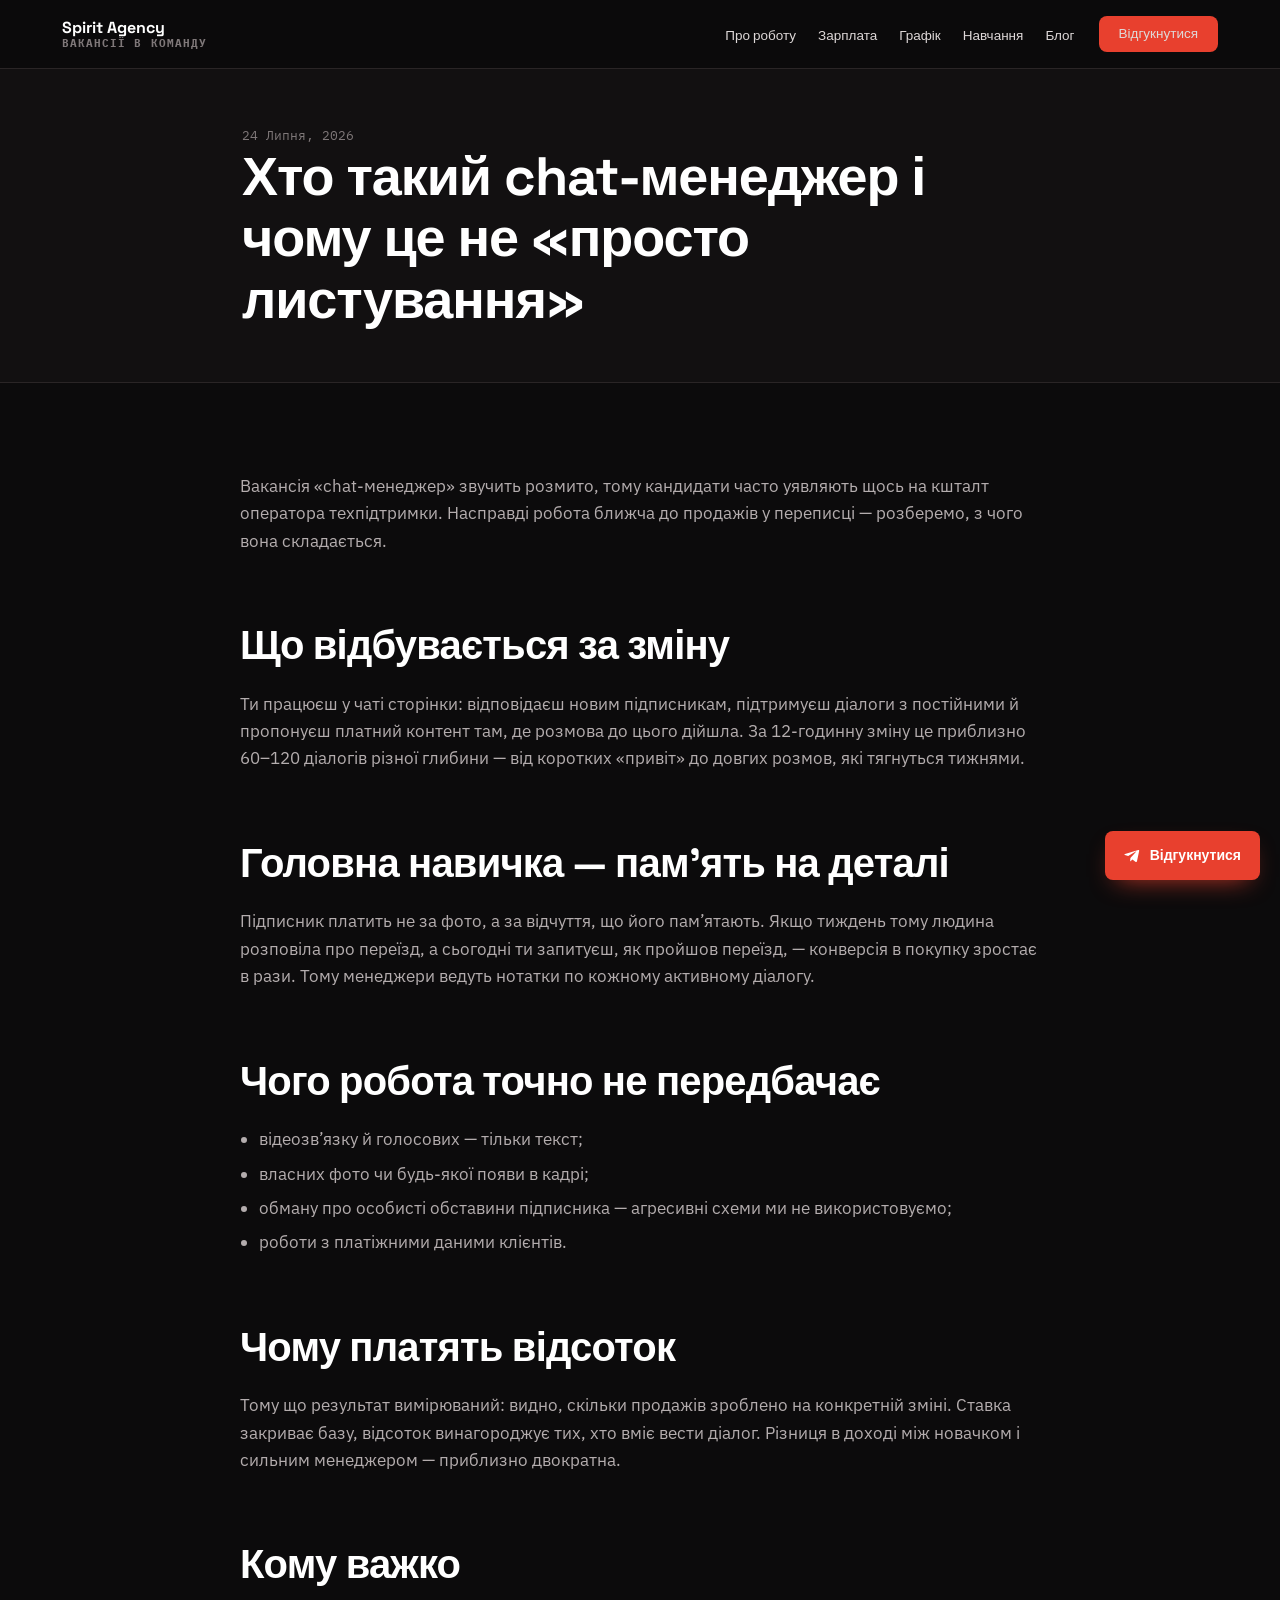
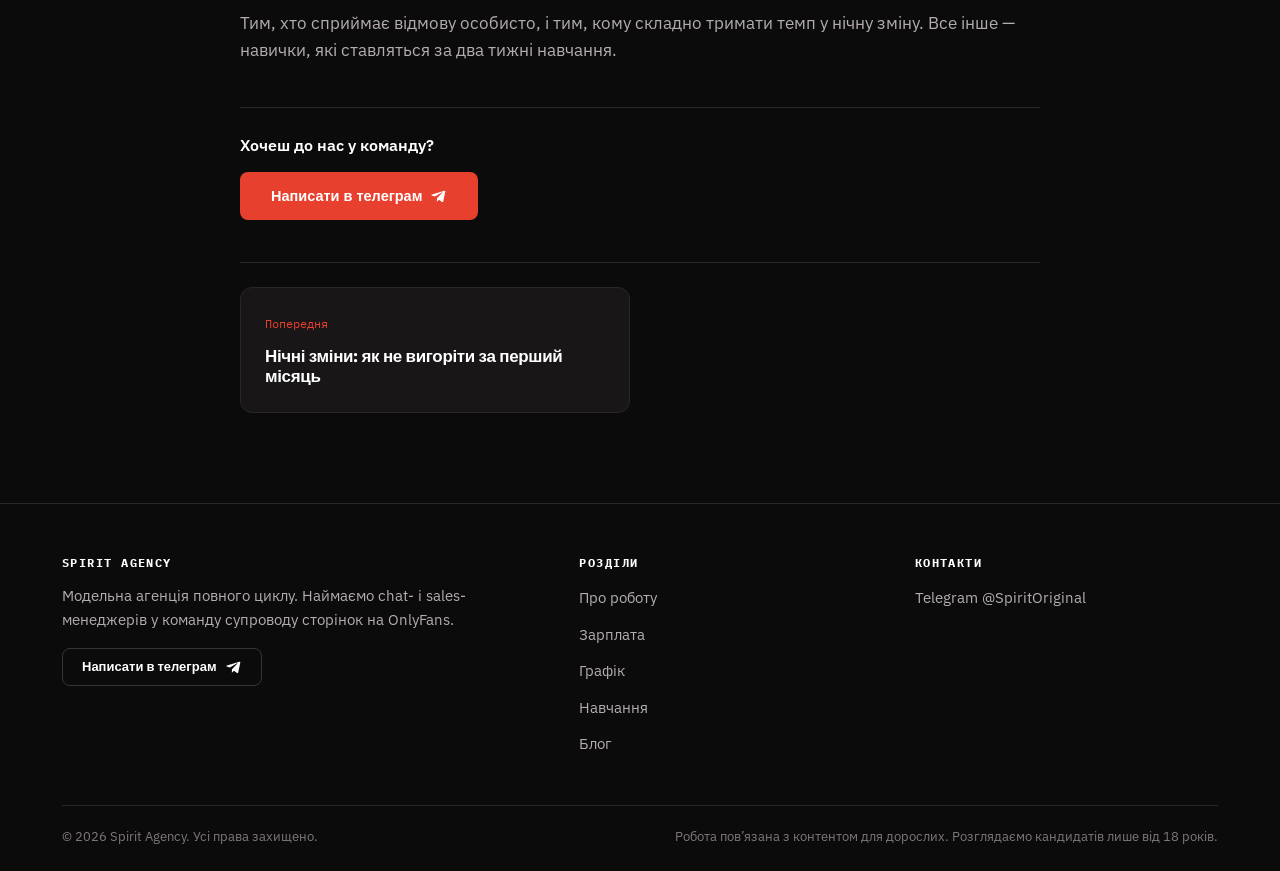
<file: 2026/07/24/хто-такий-chat-менеджер-і-чому-це-не-прост/index.html>
<!doctype html>
<html lang="uk">
<head>
	<meta charset="UTF-8">
	<meta name="viewport" content="width=device-width, initial-scale=1">
	<title>Хто такий chat-менеджер і чому це не «просто листування»</title>
<meta name='robots' content='max-image-preview:large' />
<meta name="description" content="Розбираємо професію зсередини: що входить у зміну, які навички реально потрібні й чому ця робота ближча до продажів, ніж до підтримки.">
<link rel="canonical" href="https://tm.spiritagency.space/2026/07/24/%d1%85%d1%82%d0%be-%d1%82%d0%b0%d0%ba%d0%b8%d0%b9-chat-%d0%bc%d0%b5%d0%bd%d0%b5%d0%b4%d0%b6%d0%b5%d1%80-%d1%96-%d1%87%d0%be%d0%bc%d1%83-%d1%86%d0%b5-%d0%bd%d0%b5-%d0%bf%d1%80%d0%be%d1%81%d1%82/">
<meta property="og:site_name" content="Spirit Agency">
<meta property="og:type" content="article">
<meta property="og:title" content="Хто такий chat-менеджер і чому це не «просто листування»">
<meta property="og:url" content="https://tm.spiritagency.space/2026/07/24/%d1%85%d1%82%d0%be-%d1%82%d0%b0%d0%ba%d0%b8%d0%b9-chat-%d0%bc%d0%b5%d0%bd%d0%b5%d0%b4%d0%b6%d0%b5%d1%80-%d1%96-%d1%87%d0%be%d0%bc%d1%83-%d1%86%d0%b5-%d0%bd%d0%b5-%d0%bf%d1%80%d0%be%d1%81%d1%82/">
<meta property="og:image" content="https://tm.spiritagency.space/og.jpg">
<meta property="og:image:width" content="1200">
<meta property="og:image:height" content="630">
<meta property="og:locale" content="uk">
<meta property="og:description" content="Розбираємо професію зсередини: що входить у зміну, які навички реально потрібні й чому ця робота ближча до продажів, ніж до підтримки.">
<meta name="twitter:card" content="summary_large_image">
<meta name="theme-color" content="#e8402e">
<link rel='dns-prefetch' href='//fonts.googleapis.com' />
<link href='https://fonts.gstatic.com' crossorigin rel='preconnect' />
<script type="application/ld+json">{"@context":"https://schema.org","@graph":[{"@type":"Organization","@id":"https://tm.spiritagency.space/#organization","name":"Spirit Agency","url":"https://tm.spiritagency.space/","description":"Робота chat-менеджером віддалено: ставка $400–600 плюс відсоток, разом $800–1800, зміни 2/2, безкоштовне навчання два тижні. Досвід не потрібен.","sameAs":["https://t.me/SpiritOriginal"],"contactPoint":[{"@type":"ContactPoint","contactType":"recruitment","url":"https://t.me/SpiritOriginal","areaServed":"UA"}]},{"@type":"WebSite","@id":"https://tm.spiritagency.space/#website","url":"https://tm.spiritagency.space/","name":"Spirit Agency","publisher":{"@id":"https://tm.spiritagency.space/#organization"},"inLanguage":"uk"},{"@type":"BlogPosting","@id":"https://tm.spiritagency.space/2026/07/24/%d1%85%d1%82%d0%be-%d1%82%d0%b0%d0%ba%d0%b8%d0%b9-chat-%d0%bc%d0%b5%d0%bd%d0%b5%d0%b4%d0%b6%d0%b5%d1%80-%d1%96-%d1%87%d0%be%d0%bc%d1%83-%d1%86%d0%b5-%d0%bd%d0%b5-%d0%bf%d1%80%d0%be%d1%81%d1%82/#article","headline":"Хто такий chat-менеджер і чому це не «просто листування»","datePublished":"2026-07-24T09:40:50+00:00","dateModified":"2026-07-24T09:40:50+00:00","author":{"@type":"Organization","name":"Spirit Agency"},"publisher":{"@id":"https://tm.spiritagency.space/#organization"},"mainEntityOfPage":"https://tm.spiritagency.space/2026/07/24/%d1%85%d1%82%d0%be-%d1%82%d0%b0%d0%ba%d0%b8%d0%b9-chat-%d0%bc%d0%b5%d0%bd%d0%b5%d0%b4%d0%b6%d0%b5%d1%80-%d1%96-%d1%87%d0%be%d0%bc%d1%83-%d1%86%d0%b5-%d0%bd%d0%b5-%d0%bf%d1%80%d0%be%d1%81%d1%82/","description":"Розбираємо професію зсередини: що входить у зміну, які навички реально потрібні й чому ця робота ближча до продажів, ніж до підтримки.","image":"https://tm.spiritagency.space/og.jpg"},{"@type":"BreadcrumbList","itemListElement":[{"@type":"ListItem","position":1,"name":"Spirit Agency","item":"https://tm.spiritagency.space/"},{"@type":"ListItem","position":2,"name":"Блог","item":"https://tm.spiritagency.space/blog/"},{"@type":"ListItem","position":3,"name":"Хто такий chat-менеджер і чому це не «просто листування»","item":"https://tm.spiritagency.space/2026/07/24/%d1%85%d1%82%d0%be-%d1%82%d0%b0%d0%ba%d0%b8%d0%b9-chat-%d0%bc%d0%b5%d0%bd%d0%b5%d0%b4%d0%b6%d0%b5%d1%80-%d1%96-%d1%87%d0%be%d0%bc%d1%83-%d1%86%d0%b5-%d0%bd%d0%b5-%d0%bf%d1%80%d0%be%d1%81%d1%82/"}]}]}</script>
<style id="wp-img-auto-sizes-contain-inline-css">
img:is([sizes=auto i],[sizes^="auto," i]){contain-intrinsic-size:3000px 1500px}
/*# sourceURL=wp-img-auto-sizes-contain-inline-css */
</style>
<style id="wp-block-library-inline-css">
:root{--wp-block-synced-color:#7a00df;--wp-block-synced-color--rgb:122,0,223;--wp-bound-block-color:var(--wp-block-synced-color);--wp-editor-canvas-background:#ddd;--wp-admin-theme-color:#007cba;--wp-admin-theme-color--rgb:0,124,186;--wp-admin-theme-color-darker-10:#006ba1;--wp-admin-theme-color-darker-10--rgb:0,107,160.5;--wp-admin-theme-color-darker-20:#005a87;--wp-admin-theme-color-darker-20--rgb:0,90,135;--wp-admin-border-width-focus:2px}@media (min-resolution:192dpi){:root{--wp-admin-border-width-focus:1.5px}}.wp-element-button{cursor:pointer}:root .has-very-light-gray-background-color{background-color:#eee}:root .has-very-dark-gray-background-color{background-color:#313131}:root .has-very-light-gray-color{color:#eee}:root .has-very-dark-gray-color{color:#313131}:root .has-vivid-green-cyan-to-vivid-cyan-blue-gradient-background{background:linear-gradient(135deg,#00d084,#0693e3)}:root .has-purple-crush-gradient-background{background:linear-gradient(135deg,#34e2e4,#4721fb 50%,#ab1dfe)}:root .has-hazy-dawn-gradient-background{background:linear-gradient(135deg,#faaca8,#dad0ec)}:root .has-subdued-olive-gradient-background{background:linear-gradient(135deg,#fafae1,#67a671)}:root .has-atomic-cream-gradient-background{background:linear-gradient(135deg,#fdd79a,#004a59)}:root .has-nightshade-gradient-background{background:linear-gradient(135deg,#330968,#31cdcf)}:root .has-midnight-gradient-background{background:linear-gradient(135deg,#020381,#2874fc)}:root{--wp--preset--font-size--normal:16px;--wp--preset--font-size--huge:42px}.has-regular-font-size{font-size:1em}.has-larger-font-size{font-size:2.625em}.has-normal-font-size{font-size:var(--wp--preset--font-size--normal)}.has-huge-font-size{font-size:var(--wp--preset--font-size--huge)}:root .has-text-align-center{text-align:center}:root .has-text-align-left{text-align:left}:root .has-text-align-right{text-align:right}.has-fit-text{white-space:nowrap!important}#end-resizable-editor-section{display:none}.aligncenter{clear:both}.items-justified-left{justify-content:flex-start}.items-justified-center{justify-content:center}.items-justified-right{justify-content:flex-end}.items-justified-space-between{justify-content:space-between}.screen-reader-text{word-wrap:normal!important;border:0;clip-path:inset(50%);height:1px;margin:-1px;overflow:hidden;padding:0;position:absolute;width:1px;word-break:normal!important}.screen-reader-text:focus{background-color:#ddd;clip-path:none;color:#444;display:block;font-size:1em;height:auto;left:5px;line-height:normal;padding:15px 23px 14px;text-decoration:none;top:5px;width:auto;z-index:100000}html :where(.has-border-color){border-style:solid}html :where([style^=border-color],[style*=";border-color"],[style*="; border-color"]){border-style:solid}html :where([style^=border-top-color],[style*=";border-top-color"],[style*="; border-top-color"]){border-top-style:solid}html :where([style^=border-right-color],[style*=";border-right-color"],[style*="; border-right-color"]){border-right-style:solid}html :where([style^=border-bottom-color],[style*=";border-bottom-color"],[style*="; border-bottom-color"]){border-bottom-style:solid}html :where([style^=border-left-color],[style*=";border-left-color"],[style*="; border-left-color"]){border-left-style:solid}html :where([style^=border-width],[style*=";border-width"],[style*="; border-width"]){border-style:solid}html :where([style^=border-top-width],[style*=";border-top-width"],[style*="; border-top-width"]){border-top-style:solid}html :where([style^=border-right-width],[style*=";border-right-width"],[style*="; border-right-width"]){border-right-style:solid}html :where([style^=border-bottom-width],[style*=";border-bottom-width"],[style*="; border-bottom-width"]){border-bottom-style:solid}html :where([style^=border-left-width],[style*=";border-left-width"],[style*="; border-left-width"]){border-left-style:solid}html :where(img[class*=wp-image-]){height:auto;max-width:100%}:where(figure){margin:0 0 1em}html :where(.is-position-sticky){--wp-admin--admin-bar--position-offset:var(--wp-admin--admin-bar--height,0px)}@media screen and (max-width:600px){html :where(.is-position-sticky){--wp-admin--admin-bar--position-offset:0px}}

/*# sourceURL=/assets/core/css/dist/block-library/common.min.css */
</style>

<style id="global-styles-inline-css">
:root{--wp--preset--aspect-ratio--square: 1;--wp--preset--aspect-ratio--4-3: 4/3;--wp--preset--aspect-ratio--3-4: 3/4;--wp--preset--aspect-ratio--3-2: 3/2;--wp--preset--aspect-ratio--2-3: 2/3;--wp--preset--aspect-ratio--16-9: 16/9;--wp--preset--aspect-ratio--9-16: 9/16;--wp--preset--color--black: #000000;--wp--preset--color--cyan-bluish-gray: #abb8c3;--wp--preset--color--white: #ffffff;--wp--preset--color--pale-pink: #f78da7;--wp--preset--color--vivid-red: #cf2e2e;--wp--preset--color--luminous-vivid-orange: #ff6900;--wp--preset--color--luminous-vivid-amber: #fcb900;--wp--preset--color--light-green-cyan: #7bdcb5;--wp--preset--color--vivid-green-cyan: #00d084;--wp--preset--color--pale-cyan-blue: #8ed1fc;--wp--preset--color--vivid-cyan-blue: #0693e3;--wp--preset--color--vivid-purple: #9b51e0;--wp--preset--color--bg: #0c0b0c;--wp--preset--color--bg-2: #121011;--wp--preset--color--panel: #191617;--wp--preset--color--accent: #e8402e;--wp--preset--color--ok: #4caf7d;--wp--preset--color--text: #b4adae;--wp--preset--gradient--vivid-cyan-blue-to-vivid-purple: linear-gradient(135deg,rgb(6,147,227) 0%,rgb(155,81,224) 100%);--wp--preset--gradient--light-green-cyan-to-vivid-green-cyan: linear-gradient(135deg,rgb(122,220,180) 0%,rgb(0,208,130) 100%);--wp--preset--gradient--luminous-vivid-amber-to-luminous-vivid-orange: linear-gradient(135deg,rgb(252,185,0) 0%,rgb(255,105,0) 100%);--wp--preset--gradient--luminous-vivid-orange-to-vivid-red: linear-gradient(135deg,rgb(255,105,0) 0%,rgb(207,46,46) 100%);--wp--preset--gradient--very-light-gray-to-cyan-bluish-gray: linear-gradient(135deg,rgb(238,238,238) 0%,rgb(169,184,195) 100%);--wp--preset--gradient--cool-to-warm-spectrum: linear-gradient(135deg,rgb(74,234,220) 0%,rgb(151,120,209) 20%,rgb(207,42,186) 40%,rgb(238,44,130) 60%,rgb(251,105,98) 80%,rgb(254,248,76) 100%);--wp--preset--gradient--blush-light-purple: linear-gradient(135deg,rgb(255,206,236) 0%,rgb(152,150,240) 100%);--wp--preset--gradient--blush-bordeaux: linear-gradient(135deg,rgb(254,205,165) 0%,rgb(254,45,45) 50%,rgb(107,0,62) 100%);--wp--preset--gradient--luminous-dusk: linear-gradient(135deg,rgb(255,203,112) 0%,rgb(199,81,192) 50%,rgb(65,88,208) 100%);--wp--preset--gradient--pale-ocean: linear-gradient(135deg,rgb(255,245,203) 0%,rgb(182,227,212) 50%,rgb(51,167,181) 100%);--wp--preset--gradient--electric-grass: linear-gradient(135deg,rgb(202,248,128) 0%,rgb(113,206,126) 100%);--wp--preset--gradient--midnight: linear-gradient(135deg,rgb(2,3,129) 0%,rgb(40,116,252) 100%);--wp--preset--font-size--small: 13px;--wp--preset--font-size--medium: clamp(14px, 0.875rem + ((1vw - 3.2px) * 0.789), 20px);--wp--preset--font-size--large: clamp(22.041px, 1.378rem + ((1vw - 3.2px) * 1.837), 36px);--wp--preset--font-size--x-large: clamp(25.014px, 1.563rem + ((1vw - 3.2px) * 2.235), 42px);--wp--preset--font-family--body: 'IBM Plex Sans', -apple-system, 'Segoe UI', Roboto, Arial, sans-serif;--wp--preset--font-family--head: 'Space Grotesk', Montserrat, -apple-system, Arial, sans-serif;--wp--preset--font-family--mono: 'IBM Plex Mono', ui-monospace, Menlo, monospace;--wp--preset--spacing--20: 0.44rem;--wp--preset--spacing--30: 0.67rem;--wp--preset--spacing--40: 1rem;--wp--preset--spacing--50: 1.5rem;--wp--preset--spacing--60: 2.25rem;--wp--preset--spacing--70: 3.38rem;--wp--preset--spacing--80: 5.06rem;--wp--preset--shadow--natural: 6px 6px 9px rgba(0, 0, 0, 0.2);--wp--preset--shadow--deep: 12px 12px 50px rgba(0, 0, 0, 0.4);--wp--preset--shadow--sharp: 6px 6px 0px rgba(0, 0, 0, 0.2);--wp--preset--shadow--outlined: 6px 6px 0px -3px rgb(255, 255, 255), 6px 6px rgb(0, 0, 0);--wp--preset--shadow--crisp: 6px 6px 0px rgb(0, 0, 0);}.wp-block-button{--wp--preset--dimension--25: 25%;--wp--preset--dimension--50: 50%;--wp--preset--dimension--75: 75%;--wp--preset--dimension--100: 100%;}:root { --wp--style--global--content-size: 800px;--wp--style--global--wide-size: 1080px; }:where(body) { margin: 0; }.wp-site-blocks > .alignleft { float: left; margin-right: 2em; }.wp-site-blocks > .alignright { float: right; margin-left: 2em; }.wp-site-blocks > .aligncenter { justify-content: center; margin-left: auto; margin-right: auto; }:where(.wp-site-blocks) > * { margin-block-start: 24px; margin-block-end: 0; }:where(.wp-site-blocks) > :first-child { margin-block-start: 0; }:where(.wp-site-blocks) > :last-child { margin-block-end: 0; }:root { --wp--style--block-gap: 24px; }:root :where(.is-layout-flow) > :first-child{margin-block-start: 0;}:root :where(.is-layout-flow) > :last-child{margin-block-end: 0;}:root :where(.is-layout-flow) > *{margin-block-start: 24px;margin-block-end: 0;}:root :where(.is-layout-constrained) > :first-child{margin-block-start: 0;}:root :where(.is-layout-constrained) > :last-child{margin-block-end: 0;}:root :where(.is-layout-constrained) > *{margin-block-start: 24px;margin-block-end: 0;}:root :where(.is-layout-flex){gap: 24px;}:root :where(.is-layout-grid){gap: 24px;}.is-layout-flow > .alignleft{float: left;margin-inline-start: 0;margin-inline-end: 2em;}.is-layout-flow > .alignright{float: right;margin-inline-start: 2em;margin-inline-end: 0;}.is-layout-flow > .aligncenter{margin-left: auto !important;margin-right: auto !important;}.is-layout-constrained > .alignleft{float: left;margin-inline-start: 0;margin-inline-end: 2em;}.is-layout-constrained > .alignright{float: right;margin-inline-start: 2em;margin-inline-end: 0;}.is-layout-constrained > .aligncenter{margin-left: auto !important;margin-right: auto !important;}.is-layout-constrained > :where(:not(.alignleft):not(.alignright):not(.alignfull)){max-width: var(--wp--style--global--content-size);margin-left: auto !important;margin-right: auto !important;}.is-layout-constrained > .alignwide{max-width: var(--wp--style--global--wide-size);}body .is-layout-flex{display: flex;}.is-layout-flex{flex-wrap: wrap;align-items: center;}.is-layout-flex > :is(*, div){margin: 0;}body .is-layout-grid{display: grid;}.is-layout-grid > :is(*, div){margin: 0;}body{background-color: var(--wp--preset--color--bg);color: var(--wp--preset--color--text);font-family: var(--wp--preset--font-family--body);line-height: 1.66;padding-top: 0px;padding-right: 0px;padding-bottom: 0px;padding-left: 0px;}a:where(:not(.wp-element-button)){color: var(--wp--preset--color--accent);}h1{color: var(--wp--preset--color--white);font-family: var(--wp--preset--font-family--head);}h2{color: var(--wp--preset--color--white);font-family: var(--wp--preset--font-family--head);}h3{color: var(--wp--preset--color--white);font-family: var(--wp--preset--font-family--head);}:root :where(.wp-element-button, .wp-block-button__link){background-color: #32373c;border-width: 0;color: #fff;font-family: inherit;font-size: inherit;font-style: inherit;font-weight: inherit;letter-spacing: inherit;line-height: inherit;padding-top: calc(0.667em + 2px);padding-right: calc(1.333em + 2px);padding-bottom: calc(0.667em + 2px);padding-left: calc(1.333em + 2px);text-decoration: none;text-transform: inherit;}.has-black-color{color: var(--wp--preset--color--black) !important;}.has-cyan-bluish-gray-color{color: var(--wp--preset--color--cyan-bluish-gray) !important;}.has-white-color{color: var(--wp--preset--color--white) !important;}.has-pale-pink-color{color: var(--wp--preset--color--pale-pink) !important;}.has-vivid-red-color{color: var(--wp--preset--color--vivid-red) !important;}.has-luminous-vivid-orange-color{color: var(--wp--preset--color--luminous-vivid-orange) !important;}.has-luminous-vivid-amber-color{color: var(--wp--preset--color--luminous-vivid-amber) !important;}.has-light-green-cyan-color{color: var(--wp--preset--color--light-green-cyan) !important;}.has-vivid-green-cyan-color{color: var(--wp--preset--color--vivid-green-cyan) !important;}.has-pale-cyan-blue-color{color: var(--wp--preset--color--pale-cyan-blue) !important;}.has-vivid-cyan-blue-color{color: var(--wp--preset--color--vivid-cyan-blue) !important;}.has-vivid-purple-color{color: var(--wp--preset--color--vivid-purple) !important;}.has-bg-color{color: var(--wp--preset--color--bg) !important;}.has-bg-2-color{color: var(--wp--preset--color--bg-2) !important;}.has-panel-color{color: var(--wp--preset--color--panel) !important;}.has-accent-color{color: var(--wp--preset--color--accent) !important;}.has-ok-color{color: var(--wp--preset--color--ok) !important;}.has-text-color{color: var(--wp--preset--color--text) !important;}.has-black-background-color{background-color: var(--wp--preset--color--black) !important;}.has-cyan-bluish-gray-background-color{background-color: var(--wp--preset--color--cyan-bluish-gray) !important;}.has-white-background-color{background-color: var(--wp--preset--color--white) !important;}.has-pale-pink-background-color{background-color: var(--wp--preset--color--pale-pink) !important;}.has-vivid-red-background-color{background-color: var(--wp--preset--color--vivid-red) !important;}.has-luminous-vivid-orange-background-color{background-color: var(--wp--preset--color--luminous-vivid-orange) !important;}.has-luminous-vivid-amber-background-color{background-color: var(--wp--preset--color--luminous-vivid-amber) !important;}.has-light-green-cyan-background-color{background-color: var(--wp--preset--color--light-green-cyan) !important;}.has-vivid-green-cyan-background-color{background-color: var(--wp--preset--color--vivid-green-cyan) !important;}.has-pale-cyan-blue-background-color{background-color: var(--wp--preset--color--pale-cyan-blue) !important;}.has-vivid-cyan-blue-background-color{background-color: var(--wp--preset--color--vivid-cyan-blue) !important;}.has-vivid-purple-background-color{background-color: var(--wp--preset--color--vivid-purple) !important;}.has-bg-background-color{background-color: var(--wp--preset--color--bg) !important;}.has-bg-2-background-color{background-color: var(--wp--preset--color--bg-2) !important;}.has-panel-background-color{background-color: var(--wp--preset--color--panel) !important;}.has-accent-background-color{background-color: var(--wp--preset--color--accent) !important;}.has-ok-background-color{background-color: var(--wp--preset--color--ok) !important;}.has-text-background-color{background-color: var(--wp--preset--color--text) !important;}.has-black-border-color{border-color: var(--wp--preset--color--black) !important;}.has-cyan-bluish-gray-border-color{border-color: var(--wp--preset--color--cyan-bluish-gray) !important;}.has-white-border-color{border-color: var(--wp--preset--color--white) !important;}.has-pale-pink-border-color{border-color: var(--wp--preset--color--pale-pink) !important;}.has-vivid-red-border-color{border-color: var(--wp--preset--color--vivid-red) !important;}.has-luminous-vivid-orange-border-color{border-color: var(--wp--preset--color--luminous-vivid-orange) !important;}.has-luminous-vivid-amber-border-color{border-color: var(--wp--preset--color--luminous-vivid-amber) !important;}.has-light-green-cyan-border-color{border-color: var(--wp--preset--color--light-green-cyan) !important;}.has-vivid-green-cyan-border-color{border-color: var(--wp--preset--color--vivid-green-cyan) !important;}.has-pale-cyan-blue-border-color{border-color: var(--wp--preset--color--pale-cyan-blue) !important;}.has-vivid-cyan-blue-border-color{border-color: var(--wp--preset--color--vivid-cyan-blue) !important;}.has-vivid-purple-border-color{border-color: var(--wp--preset--color--vivid-purple) !important;}.has-bg-border-color{border-color: var(--wp--preset--color--bg) !important;}.has-bg-2-border-color{border-color: var(--wp--preset--color--bg-2) !important;}.has-panel-border-color{border-color: var(--wp--preset--color--panel) !important;}.has-accent-border-color{border-color: var(--wp--preset--color--accent) !important;}.has-ok-border-color{border-color: var(--wp--preset--color--ok) !important;}.has-text-border-color{border-color: var(--wp--preset--color--text) !important;}.has-vivid-cyan-blue-to-vivid-purple-gradient-background{background: var(--wp--preset--gradient--vivid-cyan-blue-to-vivid-purple) !important;}.has-light-green-cyan-to-vivid-green-cyan-gradient-background{background: var(--wp--preset--gradient--light-green-cyan-to-vivid-green-cyan) !important;}.has-luminous-vivid-amber-to-luminous-vivid-orange-gradient-background{background: var(--wp--preset--gradient--luminous-vivid-amber-to-luminous-vivid-orange) !important;}.has-luminous-vivid-orange-to-vivid-red-gradient-background{background: var(--wp--preset--gradient--luminous-vivid-orange-to-vivid-red) !important;}.has-very-light-gray-to-cyan-bluish-gray-gradient-background{background: var(--wp--preset--gradient--very-light-gray-to-cyan-bluish-gray) !important;}.has-cool-to-warm-spectrum-gradient-background{background: var(--wp--preset--gradient--cool-to-warm-spectrum) !important;}.has-blush-light-purple-gradient-background{background: var(--wp--preset--gradient--blush-light-purple) !important;}.has-blush-bordeaux-gradient-background{background: var(--wp--preset--gradient--blush-bordeaux) !important;}.has-luminous-dusk-gradient-background{background: var(--wp--preset--gradient--luminous-dusk) !important;}.has-pale-ocean-gradient-background{background: var(--wp--preset--gradient--pale-ocean) !important;}.has-electric-grass-gradient-background{background: var(--wp--preset--gradient--electric-grass) !important;}.has-midnight-gradient-background{background: var(--wp--preset--gradient--midnight) !important;}.has-small-font-size{font-size: var(--wp--preset--font-size--small) !important;}.has-medium-font-size{font-size: var(--wp--preset--font-size--medium) !important;}.has-large-font-size{font-size: var(--wp--preset--font-size--large) !important;}.has-x-large-font-size{font-size: var(--wp--preset--font-size--x-large) !important;}.has-body-font-family{font-family: var(--wp--preset--font-family--body) !important;}.has-head-font-family{font-family: var(--wp--preset--font-family--head) !important;}.has-mono-font-family{font-family: var(--wp--preset--font-family--mono) !important;}
/*# sourceURL=global-styles-inline-css */
</style>

<link rel='stylesheet' id='st-fonts-css' href='https://fonts.googleapis.com/css2?family=IBM+Plex+Mono:wght@400;500&#038;family=IBM+Plex+Sans:wght@400;500;600&#038;family=Space+Grotesk:wght@500;600;700&#038;display=swap' media='all' />
<link rel='stylesheet' id='st-style-css' href='/assets/theme/style.css?ver=1.0.0' media='all' />
<link rel="canonical" href="https://tm.spiritagency.space/2026/07/24/%d1%85%d1%82%d0%be-%d1%82%d0%b0%d0%ba%d0%b8%d0%b9-chat-%d0%bc%d0%b5%d0%bd%d0%b5%d0%b4%d0%b6%d0%b5%d1%80-%d1%96-%d1%87%d0%be%d0%bc%d1%83-%d1%86%d0%b5-%d0%bd%d0%b5-%d0%bf%d1%80%d0%be%d1%81%d1%82/" />
</head>

<body class="wp-singular post-template-default single single-post postid-6 single-format-standard wp-embed-responsive wp-theme-spirit-team">

<a class="st-skip st-sr" href="#st-main">Перейти до вмісту</a>

<header class="st-header">
	<div class="st-wrap st-header__in">

		<div class="st-brand">
							<a class="st-brand__n" href="/">
					Spirit Agency											<span class="st-brand__s">Вакансії в команду</span>
									</a>
					</div>

		<button class="st-burger" id="st-burger" aria-expanded="false" aria-controls="st-nav"
			aria-label="Меню"><span></span></button>

		<nav class="st-nav" id="st-nav" aria-label="Головне меню">
			<ul id="menu-%d0%b3%d0%be%d0%bb%d0%be%d0%b2%d0%bd%d0%b5-%d0%bc%d0%b5%d0%bd%d1%8e" class="menu"><li id="menu-item-10" class="menu-item menu-item-type-custom menu-item-object-custom menu-item-home menu-item-10"><a href="/#work">Про роботу</a></li>
<li id="menu-item-11" class="menu-item menu-item-type-custom menu-item-object-custom menu-item-home menu-item-11"><a href="/#pay">Зарплата</a></li>
<li id="menu-item-12" class="menu-item menu-item-type-custom menu-item-object-custom menu-item-home menu-item-12"><a href="/#shifts">Графік</a></li>
<li id="menu-item-13" class="menu-item menu-item-type-custom menu-item-object-custom menu-item-home menu-item-13"><a href="/#learn">Навчання</a></li>
<li id="menu-item-14" class="menu-item menu-item-type-post_type menu-item-object-page current_page_parent menu-item-14"><a href="/blog/">Блог</a></li>
</ul><a class="st-btn st-btn--fill st-btn--sm" href="https://t.me/SpiritOriginal" target="_blank" rel="nofollow noopener">Відгукнутися</a>		</nav>

	</div>
</header>

<main id="st-main">

	<article class="post-6 post type-post status-publish format-standard hentry category-robota-v-komandi">

		<header class="st-top">
			<div class="st-wrap" style="max-width:840px">
				<div class="st-top__m">24 Липня, 2026</div>
				<h1>Хто такий chat-менеджер і чому це не «просто листування»</h1>
			</div>
		</header>

		<section class="st-sec">
			<div class="st-wrap">

				
				<div class="st-entry">
					<p>Вакансія «chat-менеджер» звучить розмито, тому кандидати часто уявляють щось на кшталт оператора техпідтримки. Насправді робота ближча до продажів у переписці — розберемо, з чого вона складається.</p>
<h2>Що відбувається за зміну</h2>
<p>Ти працюєш у чаті сторінки: відповідаєш новим підписникам, підтримуєш діалоги з постійними й пропонуєш платний контент там, де розмова до цього дійшла. За 12-годинну зміну це приблизно 60–120 діалогів різної глибини — від коротких «привіт» до довгих розмов, які тягнуться тижнями.</p>
<h2>Головна навичка — пам’ять на деталі</h2>
<p>Підписник платить не за фото, а за відчуття, що його пам’ятають. Якщо тиждень тому людина розповіла про переїзд, а сьогодні ти запитуєш, як пройшов переїзд, — конверсія в покупку зростає в рази. Тому менеджери ведуть нотатки по кожному активному діалогу.</p>
<h2>Чого робота точно не передбачає</h2>
<ul>
<li>відеозв’язку й голосових — тільки текст;</li>
<li>власних фото чи будь-якої появи в кадрі;</li>
<li>обману про особисті обставини підписника — агресивні схеми ми не використовуємо;</li>
<li>роботи з платіжними даними клієнтів.</li>
</ul>
<h2>Чому платять відсоток</h2>
<p>Тому що результат вимірюваний: видно, скільки продажів зроблено на конкретній зміні. Ставка закриває базу, відсоток винагороджує тих, хто вміє вести діалог. Різниця в доході між новачком і сильним менеджером — приблизно двократна.</p>
<h2>Кому важко</h2>
<p>Тим, хто сприймає відмову особисто, і тим, кому складно тримати темп у нічну зміну. Все інше — навички, які ставляться за два тижні навчання.</p>
				</div>

				<div class="st-after">
					<p style="color:#fff;font-weight:600;margin-bottom:14px">
						Хочеш до нас у команду?					</p>
					<a class="st-btn st-btn--fill" href="https://t.me/SpiritOriginal" target="_blank" rel="nofollow noopener">Написати в телеграм<svg viewBox="0 0 24 24" aria-hidden="true" focusable="false"><path d="M9.04 15.47 8.7 20.2c.48 0 .69-.2.94-.45l2.26-2.16 4.69 3.43c.86.48 1.48.23 1.71-.79l3.1-14.53c.3-1.28-.46-1.78-1.3-1.47L1.5 9.9c-1.25.48-1.23 1.17-.21 1.48l4.6 1.43L16.5 6.4c.5-.32.96-.14.58.18l-8.04 8.89Z"/></svg></a>				</div>

									<nav class="st-after">
						<div class="st-cols st-cols--2">
															<div class="st-card">
									<span class="st-card__n">Попередня</span>
									<h3 style="margin:0;font-size:17px"><a href="/2026/07/18/%d0%bd%d1%96%d1%87%d0%bd%d1%96-%d0%b7%d0%bc%d1%96%d0%bd%d0%b8-%d1%8f%d0%ba-%d0%bd%d0%b5-%d0%b2%d0%b8%d0%b3%d0%be%d1%80%d1%96%d1%82%d0%b8-%d0%b7%d0%b0-%d0%bf%d0%b5%d1%80%d1%88%d0%b8%d0%b9-%d0%bc%d1%96/" style="color:#fff">Нічні зміни: як не вигоріти за перший місяць</a></h3>
								</div>
																				</div>
					</nav>
				
			</div>
		</section>

	</article>

	</main>

<footer class="st-foot">
	<div class="st-wrap">

		<div class="st-foot__grid">

			<div>
				<h4>Spirit Agency</h4>
				<p>Модельна агенція повного циклу. Наймаємо chat- і sales-менеджерів у команду супроводу сторінок на OnlyFans.</p>
				<a class="st-btn st-btn--line st-btn--sm" href="https://t.me/SpiritOriginal" target="_blank" rel="nofollow noopener">Написати в телеграм<svg viewBox="0 0 24 24" aria-hidden="true" focusable="false"><path d="M9.04 15.47 8.7 20.2c.48 0 .69-.2.94-.45l2.26-2.16 4.69 3.43c.86.48 1.48.23 1.71-.79l3.1-14.53c.3-1.28-.46-1.78-1.3-1.47L1.5 9.9c-1.25.48-1.23 1.17-.21 1.48l4.6 1.43L16.5 6.4c.5-.32.96-.14.58.18l-8.04 8.89Z"/></svg></a>			</div>

			<div>
				<h4>Розділи</h4>
				<ul id="menu-%d0%b3%d0%be%d0%bb%d0%be%d0%b2%d0%bd%d0%b5-%d0%bc%d0%b5%d0%bd%d1%8e-1" class="menu"><li class="menu-item menu-item-type-custom menu-item-object-custom menu-item-home menu-item-10"><a href="/#work">Про роботу</a></li>
<li class="menu-item menu-item-type-custom menu-item-object-custom menu-item-home menu-item-11"><a href="/#pay">Зарплата</a></li>
<li class="menu-item menu-item-type-custom menu-item-object-custom menu-item-home menu-item-12"><a href="/#shifts">Графік</a></li>
<li class="menu-item menu-item-type-custom menu-item-object-custom menu-item-home menu-item-13"><a href="/#learn">Навчання</a></li>
<li class="menu-item menu-item-type-post_type menu-item-object-page current_page_parent menu-item-14"><a href="/blog/">Блог</a></li>
</ul>			</div>

			<div>
				<h4>Контакти</h4>
				<ul>
					<li>
						<a href="https://t.me/SpiritOriginal" target="_blank" rel="nofollow noopener">
							Telegram @SpiritOriginal						</a>
					</li>
				</ul>
			</div>

		</div>

		<div class="st-foot__end">
			<div>&copy; 2026 Spirit Agency. Усі права захищено.</div>
			<div>Робота пов’язана з контентом для дорослих. Розглядаємо кандидатів лише від 18 років.</div>
		</div>

	</div>
</footer>

	<a class="st-float" href="https://t.me/SpiritOriginal"
		target="_blank" rel="nofollow noopener">
		<svg viewBox="0 0 24 24" aria-hidden="true" focusable="false"><path d="M9.04 15.47 8.7 20.2c.48 0 .69-.2.94-.45l2.26-2.16 4.69 3.43c.86.48 1.48.23 1.71-.79l3.1-14.53c.3-1.28-.46-1.78-1.3-1.47L1.5 9.9c-1.25.48-1.23 1.17-.21 1.48l4.6 1.43L16.5 6.4c.5-.32.96-.14.58.18l-8.04 8.89Z"/></svg>		Відгукнутися	</a>

<script id="st-main-js" src="/assets/theme/assets/js/main.js?ver=1.0.0"></script>
</body>
</html>
</file>
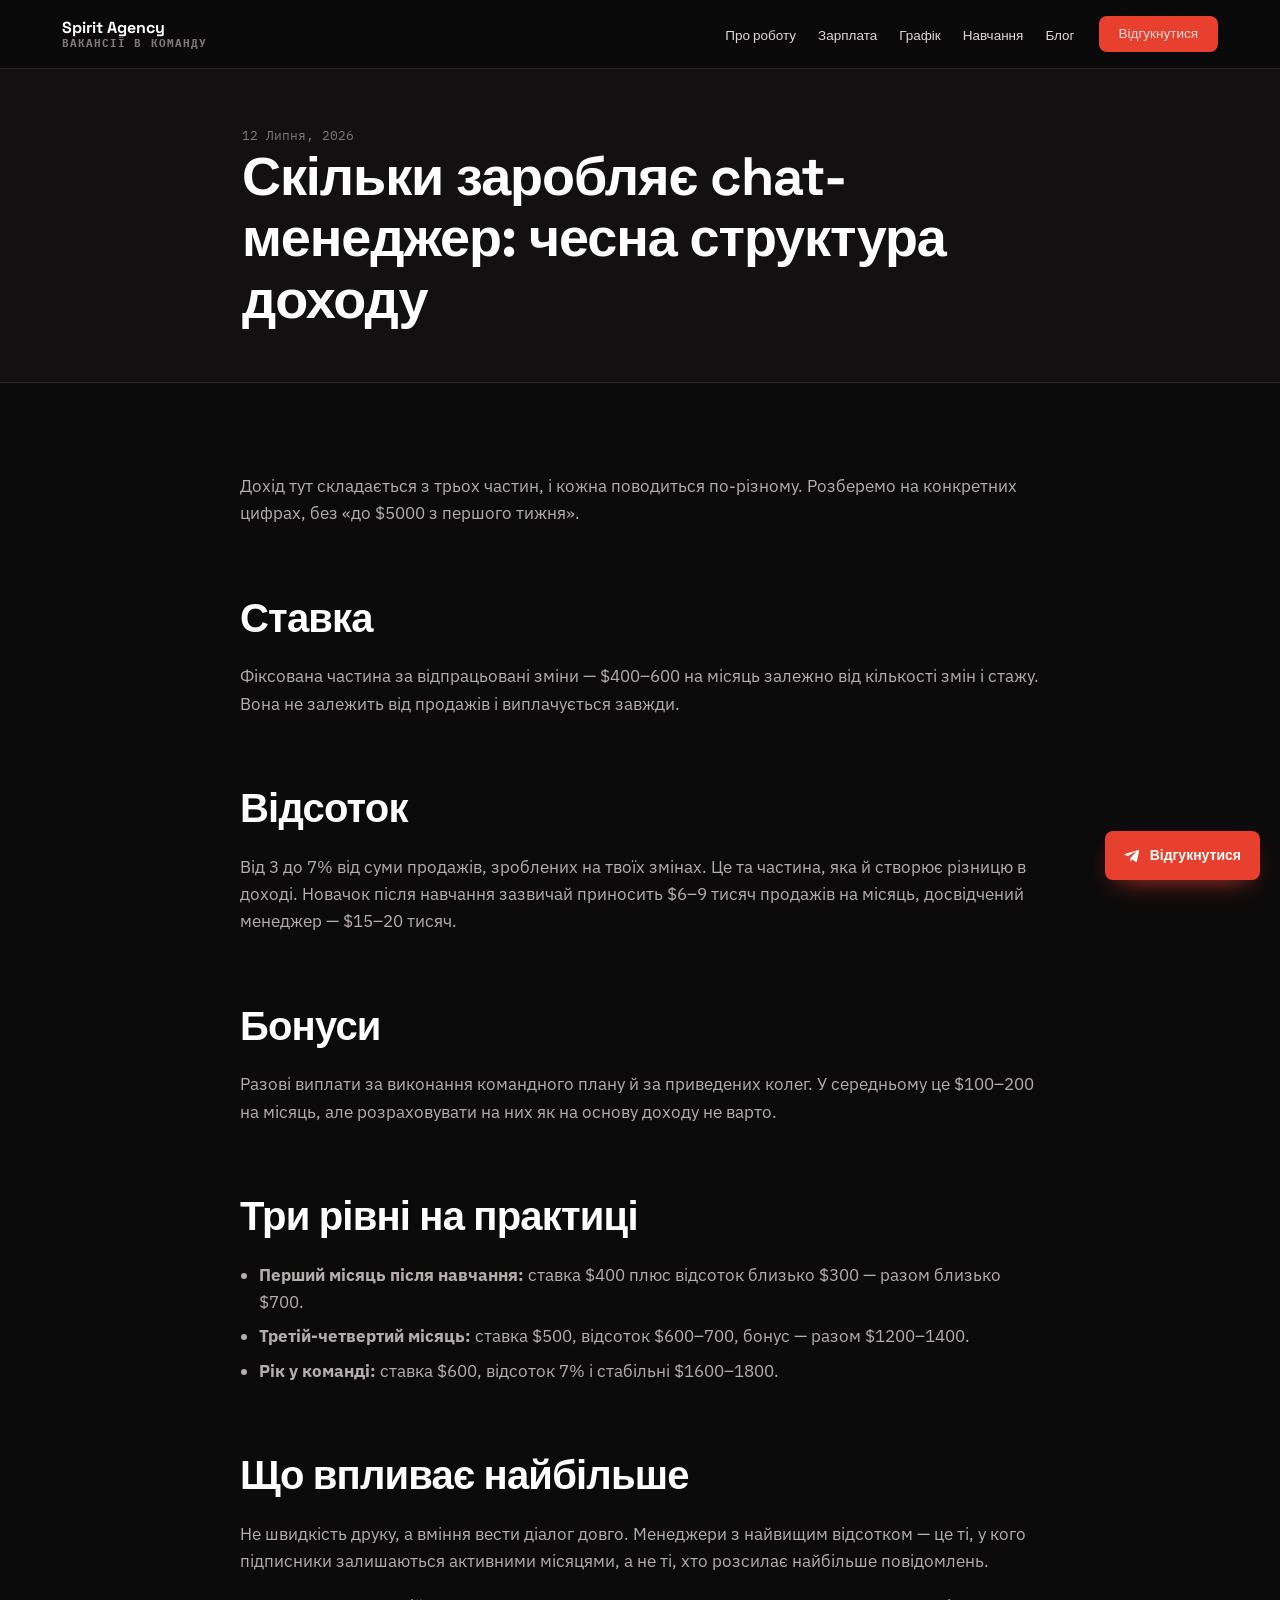
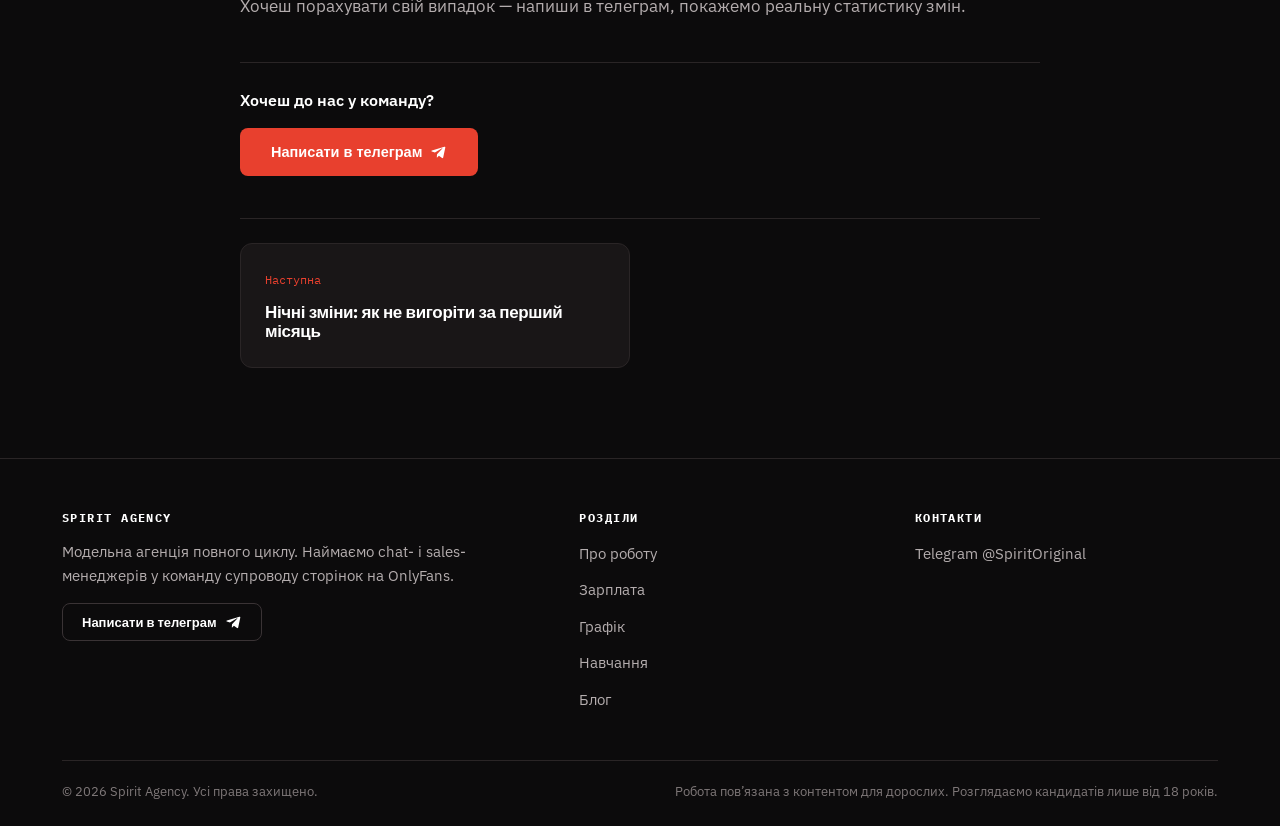
<file: site/2026/07/12/скільки-заробляє-chat-менеджер-чесна-стр/index.html>
<!doctype html>
<html lang="uk">
<head>
	<meta charset="UTF-8">
	<meta name="viewport" content="width=device-width, initial-scale=1">
	<title>Скільки заробляє chat-менеджер: чесна структура доходу &#8211; Spirit Agency</title>
<meta name='robots' content='max-image-preview:large' />
<meta name="description" content="Ставка, відсоток і бонуси на прикладах трьох рівнів — від новачка після навчання до менеджера з річним стажем.">
<link rel="canonical" href="https://tm.spiritagency.space/2026/07/12/%d1%81%d0%ba%d1%96%d0%bb%d1%8c%d0%ba%d0%b8-%d0%b7%d0%b0%d1%80%d0%be%d0%b1%d0%bb%d1%8f%d1%94-chat-%d0%bc%d0%b5%d0%bd%d0%b5%d0%b4%d0%b6%d0%b5%d1%80-%d1%87%d0%b5%d1%81%d0%bd%d0%b0-%d1%81%d1%82%d1%80/">
<meta property="og:site_name" content="Spirit Agency">
<meta property="og:type" content="article">
<meta property="og:title" content="Скільки заробляє chat-менеджер: чесна структура доходу &#8211; Spirit Agency">
<meta property="og:url" content="https://tm.spiritagency.space/2026/07/12/%d1%81%d0%ba%d1%96%d0%bb%d1%8c%d0%ba%d0%b8-%d0%b7%d0%b0%d1%80%d0%be%d0%b1%d0%bb%d1%8f%d1%94-chat-%d0%bc%d0%b5%d0%bd%d0%b5%d0%b4%d0%b6%d0%b5%d1%80-%d1%87%d0%b5%d1%81%d0%bd%d0%b0-%d1%81%d1%82%d1%80/">
<meta property="og:image" content="https://tm.spiritagency.space/og.jpg">
<meta property="og:image:width" content="1200">
<meta property="og:image:height" content="630">
<meta property="og:locale" content="uk">
<meta property="og:description" content="Ставка, відсоток і бонуси на прикладах трьох рівнів — від новачка після навчання до менеджера з річним стажем.">
<meta name="twitter:card" content="summary_large_image">
<meta name="theme-color" content="#e8402e">
<link rel='dns-prefetch' href='//fonts.googleapis.com' />
<link href='https://fonts.gstatic.com' crossorigin rel='preconnect' />
<script type="application/ld+json">{"@context":"https://schema.org","@graph":[{"@type":"Organization","@id":"https://tm.spiritagency.space/#organization","name":"Spirit Agency","url":"https://tm.spiritagency.space/","description":"Робота chat-менеджером віддалено: ставка $400–600 плюс відсоток, разом $800–1800, зміни 2/2, безкоштовне навчання два тижні. Досвід не потрібен.","sameAs":["https://t.me/SpiritOriginal"],"contactPoint":[{"@type":"ContactPoint","contactType":"recruitment","url":"https://t.me/SpiritOriginal","areaServed":"UA"}]},{"@type":"WebSite","@id":"https://tm.spiritagency.space/#website","url":"https://tm.spiritagency.space/","name":"Spirit Agency","publisher":{"@id":"https://tm.spiritagency.space/#organization"},"inLanguage":"uk"},{"@type":"BlogPosting","@id":"https://tm.spiritagency.space/2026/07/12/%d1%81%d0%ba%d1%96%d0%bb%d1%8c%d0%ba%d0%b8-%d0%b7%d0%b0%d1%80%d0%be%d0%b1%d0%bb%d1%8f%d1%94-chat-%d0%bc%d0%b5%d0%bd%d0%b5%d0%b4%d0%b6%d0%b5%d1%80-%d1%87%d0%b5%d1%81%d0%bd%d0%b0-%d1%81%d1%82%d1%80/#article","headline":"Скільки заробляє chat-менеджер: чесна структура доходу","datePublished":"2026-07-12T09:40:50+00:00","dateModified":"2026-07-12T09:40:50+00:00","author":{"@type":"Organization","name":"Spirit Agency"},"publisher":{"@id":"https://tm.spiritagency.space/#organization"},"mainEntityOfPage":"https://tm.spiritagency.space/2026/07/12/%d1%81%d0%ba%d1%96%d0%bb%d1%8c%d0%ba%d0%b8-%d0%b7%d0%b0%d1%80%d0%be%d0%b1%d0%bb%d1%8f%d1%94-chat-%d0%bc%d0%b5%d0%bd%d0%b5%d0%b4%d0%b6%d0%b5%d1%80-%d1%87%d0%b5%d1%81%d0%bd%d0%b0-%d1%81%d1%82%d1%80/","description":"Ставка, відсоток і бонуси на прикладах трьох рівнів — від новачка після навчання до менеджера з річним стажем.","image":"https://tm.spiritagency.space/og.jpg"},{"@type":"BreadcrumbList","itemListElement":[{"@type":"ListItem","position":1,"name":"Spirit Agency","item":"https://tm.spiritagency.space/"},{"@type":"ListItem","position":2,"name":"Блог","item":"https://tm.spiritagency.space/blog/"},{"@type":"ListItem","position":3,"name":"Скільки заробляє chat-менеджер: чесна структура доходу","item":"https://tm.spiritagency.space/2026/07/12/%d1%81%d0%ba%d1%96%d0%bb%d1%8c%d0%ba%d0%b8-%d0%b7%d0%b0%d1%80%d0%be%d0%b1%d0%bb%d1%8f%d1%94-chat-%d0%bc%d0%b5%d0%bd%d0%b5%d0%b4%d0%b6%d0%b5%d1%80-%d1%87%d0%b5%d1%81%d0%bd%d0%b0-%d1%81%d1%82%d1%80/"}]}]}</script>
<style id="wp-img-auto-sizes-contain-inline-css">
img:is([sizes=auto i],[sizes^="auto," i]){contain-intrinsic-size:3000px 1500px}
/*# sourceURL=wp-img-auto-sizes-contain-inline-css */
</style>
<style id="wp-block-library-inline-css">
:root{--wp-block-synced-color:#7a00df;--wp-block-synced-color--rgb:122,0,223;--wp-bound-block-color:var(--wp-block-synced-color);--wp-editor-canvas-background:#ddd;--wp-admin-theme-color:#007cba;--wp-admin-theme-color--rgb:0,124,186;--wp-admin-theme-color-darker-10:#006ba1;--wp-admin-theme-color-darker-10--rgb:0,107,160.5;--wp-admin-theme-color-darker-20:#005a87;--wp-admin-theme-color-darker-20--rgb:0,90,135;--wp-admin-border-width-focus:2px}@media (min-resolution:192dpi){:root{--wp-admin-border-width-focus:1.5px}}.wp-element-button{cursor:pointer}:root .has-very-light-gray-background-color{background-color:#eee}:root .has-very-dark-gray-background-color{background-color:#313131}:root .has-very-light-gray-color{color:#eee}:root .has-very-dark-gray-color{color:#313131}:root .has-vivid-green-cyan-to-vivid-cyan-blue-gradient-background{background:linear-gradient(135deg,#00d084,#0693e3)}:root .has-purple-crush-gradient-background{background:linear-gradient(135deg,#34e2e4,#4721fb 50%,#ab1dfe)}:root .has-hazy-dawn-gradient-background{background:linear-gradient(135deg,#faaca8,#dad0ec)}:root .has-subdued-olive-gradient-background{background:linear-gradient(135deg,#fafae1,#67a671)}:root .has-atomic-cream-gradient-background{background:linear-gradient(135deg,#fdd79a,#004a59)}:root .has-nightshade-gradient-background{background:linear-gradient(135deg,#330968,#31cdcf)}:root .has-midnight-gradient-background{background:linear-gradient(135deg,#020381,#2874fc)}:root{--wp--preset--font-size--normal:16px;--wp--preset--font-size--huge:42px}.has-regular-font-size{font-size:1em}.has-larger-font-size{font-size:2.625em}.has-normal-font-size{font-size:var(--wp--preset--font-size--normal)}.has-huge-font-size{font-size:var(--wp--preset--font-size--huge)}:root .has-text-align-center{text-align:center}:root .has-text-align-left{text-align:left}:root .has-text-align-right{text-align:right}.has-fit-text{white-space:nowrap!important}#end-resizable-editor-section{display:none}.aligncenter{clear:both}.items-justified-left{justify-content:flex-start}.items-justified-center{justify-content:center}.items-justified-right{justify-content:flex-end}.items-justified-space-between{justify-content:space-between}.screen-reader-text{word-wrap:normal!important;border:0;clip-path:inset(50%);height:1px;margin:-1px;overflow:hidden;padding:0;position:absolute;width:1px;word-break:normal!important}.screen-reader-text:focus{background-color:#ddd;clip-path:none;color:#444;display:block;font-size:1em;height:auto;left:5px;line-height:normal;padding:15px 23px 14px;text-decoration:none;top:5px;width:auto;z-index:100000}html :where(.has-border-color){border-style:solid}html :where([style^=border-color],[style*=";border-color"],[style*="; border-color"]){border-style:solid}html :where([style^=border-top-color],[style*=";border-top-color"],[style*="; border-top-color"]){border-top-style:solid}html :where([style^=border-right-color],[style*=";border-right-color"],[style*="; border-right-color"]){border-right-style:solid}html :where([style^=border-bottom-color],[style*=";border-bottom-color"],[style*="; border-bottom-color"]){border-bottom-style:solid}html :where([style^=border-left-color],[style*=";border-left-color"],[style*="; border-left-color"]){border-left-style:solid}html :where([style^=border-width],[style*=";border-width"],[style*="; border-width"]){border-style:solid}html :where([style^=border-top-width],[style*=";border-top-width"],[style*="; border-top-width"]){border-top-style:solid}html :where([style^=border-right-width],[style*=";border-right-width"],[style*="; border-right-width"]){border-right-style:solid}html :where([style^=border-bottom-width],[style*=";border-bottom-width"],[style*="; border-bottom-width"]){border-bottom-style:solid}html :where([style^=border-left-width],[style*=";border-left-width"],[style*="; border-left-width"]){border-left-style:solid}html :where(img[class*=wp-image-]){height:auto;max-width:100%}:where(figure){margin:0 0 1em}html :where(.is-position-sticky){--wp-admin--admin-bar--position-offset:var(--wp-admin--admin-bar--height,0px)}@media screen and (max-width:600px){html :where(.is-position-sticky){--wp-admin--admin-bar--position-offset:0px}}

/*# sourceURL=/assets/core/css/dist/block-library/common.min.css */
</style>

<style id="global-styles-inline-css">
:root{--wp--preset--aspect-ratio--square: 1;--wp--preset--aspect-ratio--4-3: 4/3;--wp--preset--aspect-ratio--3-4: 3/4;--wp--preset--aspect-ratio--3-2: 3/2;--wp--preset--aspect-ratio--2-3: 2/3;--wp--preset--aspect-ratio--16-9: 16/9;--wp--preset--aspect-ratio--9-16: 9/16;--wp--preset--color--black: #000000;--wp--preset--color--cyan-bluish-gray: #abb8c3;--wp--preset--color--white: #ffffff;--wp--preset--color--pale-pink: #f78da7;--wp--preset--color--vivid-red: #cf2e2e;--wp--preset--color--luminous-vivid-orange: #ff6900;--wp--preset--color--luminous-vivid-amber: #fcb900;--wp--preset--color--light-green-cyan: #7bdcb5;--wp--preset--color--vivid-green-cyan: #00d084;--wp--preset--color--pale-cyan-blue: #8ed1fc;--wp--preset--color--vivid-cyan-blue: #0693e3;--wp--preset--color--vivid-purple: #9b51e0;--wp--preset--color--bg: #0c0b0c;--wp--preset--color--bg-2: #121011;--wp--preset--color--panel: #191617;--wp--preset--color--accent: #e8402e;--wp--preset--color--ok: #4caf7d;--wp--preset--color--text: #b4adae;--wp--preset--gradient--vivid-cyan-blue-to-vivid-purple: linear-gradient(135deg,rgb(6,147,227) 0%,rgb(155,81,224) 100%);--wp--preset--gradient--light-green-cyan-to-vivid-green-cyan: linear-gradient(135deg,rgb(122,220,180) 0%,rgb(0,208,130) 100%);--wp--preset--gradient--luminous-vivid-amber-to-luminous-vivid-orange: linear-gradient(135deg,rgb(252,185,0) 0%,rgb(255,105,0) 100%);--wp--preset--gradient--luminous-vivid-orange-to-vivid-red: linear-gradient(135deg,rgb(255,105,0) 0%,rgb(207,46,46) 100%);--wp--preset--gradient--very-light-gray-to-cyan-bluish-gray: linear-gradient(135deg,rgb(238,238,238) 0%,rgb(169,184,195) 100%);--wp--preset--gradient--cool-to-warm-spectrum: linear-gradient(135deg,rgb(74,234,220) 0%,rgb(151,120,209) 20%,rgb(207,42,186) 40%,rgb(238,44,130) 60%,rgb(251,105,98) 80%,rgb(254,248,76) 100%);--wp--preset--gradient--blush-light-purple: linear-gradient(135deg,rgb(255,206,236) 0%,rgb(152,150,240) 100%);--wp--preset--gradient--blush-bordeaux: linear-gradient(135deg,rgb(254,205,165) 0%,rgb(254,45,45) 50%,rgb(107,0,62) 100%);--wp--preset--gradient--luminous-dusk: linear-gradient(135deg,rgb(255,203,112) 0%,rgb(199,81,192) 50%,rgb(65,88,208) 100%);--wp--preset--gradient--pale-ocean: linear-gradient(135deg,rgb(255,245,203) 0%,rgb(182,227,212) 50%,rgb(51,167,181) 100%);--wp--preset--gradient--electric-grass: linear-gradient(135deg,rgb(202,248,128) 0%,rgb(113,206,126) 100%);--wp--preset--gradient--midnight: linear-gradient(135deg,rgb(2,3,129) 0%,rgb(40,116,252) 100%);--wp--preset--font-size--small: 13px;--wp--preset--font-size--medium: clamp(14px, 0.875rem + ((1vw - 3.2px) * 0.789), 20px);--wp--preset--font-size--large: clamp(22.041px, 1.378rem + ((1vw - 3.2px) * 1.837), 36px);--wp--preset--font-size--x-large: clamp(25.014px, 1.563rem + ((1vw - 3.2px) * 2.235), 42px);--wp--preset--font-family--body: 'IBM Plex Sans', -apple-system, 'Segoe UI', Roboto, Arial, sans-serif;--wp--preset--font-family--head: 'Space Grotesk', Montserrat, -apple-system, Arial, sans-serif;--wp--preset--font-family--mono: 'IBM Plex Mono', ui-monospace, Menlo, monospace;--wp--preset--spacing--20: 0.44rem;--wp--preset--spacing--30: 0.67rem;--wp--preset--spacing--40: 1rem;--wp--preset--spacing--50: 1.5rem;--wp--preset--spacing--60: 2.25rem;--wp--preset--spacing--70: 3.38rem;--wp--preset--spacing--80: 5.06rem;--wp--preset--shadow--natural: 6px 6px 9px rgba(0, 0, 0, 0.2);--wp--preset--shadow--deep: 12px 12px 50px rgba(0, 0, 0, 0.4);--wp--preset--shadow--sharp: 6px 6px 0px rgba(0, 0, 0, 0.2);--wp--preset--shadow--outlined: 6px 6px 0px -3px rgb(255, 255, 255), 6px 6px rgb(0, 0, 0);--wp--preset--shadow--crisp: 6px 6px 0px rgb(0, 0, 0);}.wp-block-button{--wp--preset--dimension--25: 25%;--wp--preset--dimension--50: 50%;--wp--preset--dimension--75: 75%;--wp--preset--dimension--100: 100%;}:root { --wp--style--global--content-size: 800px;--wp--style--global--wide-size: 1080px; }:where(body) { margin: 0; }.wp-site-blocks > .alignleft { float: left; margin-right: 2em; }.wp-site-blocks > .alignright { float: right; margin-left: 2em; }.wp-site-blocks > .aligncenter { justify-content: center; margin-left: auto; margin-right: auto; }:where(.wp-site-blocks) > * { margin-block-start: 24px; margin-block-end: 0; }:where(.wp-site-blocks) > :first-child { margin-block-start: 0; }:where(.wp-site-blocks) > :last-child { margin-block-end: 0; }:root { --wp--style--block-gap: 24px; }:root :where(.is-layout-flow) > :first-child{margin-block-start: 0;}:root :where(.is-layout-flow) > :last-child{margin-block-end: 0;}:root :where(.is-layout-flow) > *{margin-block-start: 24px;margin-block-end: 0;}:root :where(.is-layout-constrained) > :first-child{margin-block-start: 0;}:root :where(.is-layout-constrained) > :last-child{margin-block-end: 0;}:root :where(.is-layout-constrained) > *{margin-block-start: 24px;margin-block-end: 0;}:root :where(.is-layout-flex){gap: 24px;}:root :where(.is-layout-grid){gap: 24px;}.is-layout-flow > .alignleft{float: left;margin-inline-start: 0;margin-inline-end: 2em;}.is-layout-flow > .alignright{float: right;margin-inline-start: 2em;margin-inline-end: 0;}.is-layout-flow > .aligncenter{margin-left: auto !important;margin-right: auto !important;}.is-layout-constrained > .alignleft{float: left;margin-inline-start: 0;margin-inline-end: 2em;}.is-layout-constrained > .alignright{float: right;margin-inline-start: 2em;margin-inline-end: 0;}.is-layout-constrained > .aligncenter{margin-left: auto !important;margin-right: auto !important;}.is-layout-constrained > :where(:not(.alignleft):not(.alignright):not(.alignfull)){max-width: var(--wp--style--global--content-size);margin-left: auto !important;margin-right: auto !important;}.is-layout-constrained > .alignwide{max-width: var(--wp--style--global--wide-size);}body .is-layout-flex{display: flex;}.is-layout-flex{flex-wrap: wrap;align-items: center;}.is-layout-flex > :is(*, div){margin: 0;}body .is-layout-grid{display: grid;}.is-layout-grid > :is(*, div){margin: 0;}body{background-color: var(--wp--preset--color--bg);color: var(--wp--preset--color--text);font-family: var(--wp--preset--font-family--body);line-height: 1.66;padding-top: 0px;padding-right: 0px;padding-bottom: 0px;padding-left: 0px;}a:where(:not(.wp-element-button)){color: var(--wp--preset--color--accent);}h1{color: var(--wp--preset--color--white);font-family: var(--wp--preset--font-family--head);}h2{color: var(--wp--preset--color--white);font-family: var(--wp--preset--font-family--head);}h3{color: var(--wp--preset--color--white);font-family: var(--wp--preset--font-family--head);}:root :where(.wp-element-button, .wp-block-button__link){background-color: #32373c;border-width: 0;color: #fff;font-family: inherit;font-size: inherit;font-style: inherit;font-weight: inherit;letter-spacing: inherit;line-height: inherit;padding-top: calc(0.667em + 2px);padding-right: calc(1.333em + 2px);padding-bottom: calc(0.667em + 2px);padding-left: calc(1.333em + 2px);text-decoration: none;text-transform: inherit;}.has-black-color{color: var(--wp--preset--color--black) !important;}.has-cyan-bluish-gray-color{color: var(--wp--preset--color--cyan-bluish-gray) !important;}.has-white-color{color: var(--wp--preset--color--white) !important;}.has-pale-pink-color{color: var(--wp--preset--color--pale-pink) !important;}.has-vivid-red-color{color: var(--wp--preset--color--vivid-red) !important;}.has-luminous-vivid-orange-color{color: var(--wp--preset--color--luminous-vivid-orange) !important;}.has-luminous-vivid-amber-color{color: var(--wp--preset--color--luminous-vivid-amber) !important;}.has-light-green-cyan-color{color: var(--wp--preset--color--light-green-cyan) !important;}.has-vivid-green-cyan-color{color: var(--wp--preset--color--vivid-green-cyan) !important;}.has-pale-cyan-blue-color{color: var(--wp--preset--color--pale-cyan-blue) !important;}.has-vivid-cyan-blue-color{color: var(--wp--preset--color--vivid-cyan-blue) !important;}.has-vivid-purple-color{color: var(--wp--preset--color--vivid-purple) !important;}.has-bg-color{color: var(--wp--preset--color--bg) !important;}.has-bg-2-color{color: var(--wp--preset--color--bg-2) !important;}.has-panel-color{color: var(--wp--preset--color--panel) !important;}.has-accent-color{color: var(--wp--preset--color--accent) !important;}.has-ok-color{color: var(--wp--preset--color--ok) !important;}.has-text-color{color: var(--wp--preset--color--text) !important;}.has-black-background-color{background-color: var(--wp--preset--color--black) !important;}.has-cyan-bluish-gray-background-color{background-color: var(--wp--preset--color--cyan-bluish-gray) !important;}.has-white-background-color{background-color: var(--wp--preset--color--white) !important;}.has-pale-pink-background-color{background-color: var(--wp--preset--color--pale-pink) !important;}.has-vivid-red-background-color{background-color: var(--wp--preset--color--vivid-red) !important;}.has-luminous-vivid-orange-background-color{background-color: var(--wp--preset--color--luminous-vivid-orange) !important;}.has-luminous-vivid-amber-background-color{background-color: var(--wp--preset--color--luminous-vivid-amber) !important;}.has-light-green-cyan-background-color{background-color: var(--wp--preset--color--light-green-cyan) !important;}.has-vivid-green-cyan-background-color{background-color: var(--wp--preset--color--vivid-green-cyan) !important;}.has-pale-cyan-blue-background-color{background-color: var(--wp--preset--color--pale-cyan-blue) !important;}.has-vivid-cyan-blue-background-color{background-color: var(--wp--preset--color--vivid-cyan-blue) !important;}.has-vivid-purple-background-color{background-color: var(--wp--preset--color--vivid-purple) !important;}.has-bg-background-color{background-color: var(--wp--preset--color--bg) !important;}.has-bg-2-background-color{background-color: var(--wp--preset--color--bg-2) !important;}.has-panel-background-color{background-color: var(--wp--preset--color--panel) !important;}.has-accent-background-color{background-color: var(--wp--preset--color--accent) !important;}.has-ok-background-color{background-color: var(--wp--preset--color--ok) !important;}.has-text-background-color{background-color: var(--wp--preset--color--text) !important;}.has-black-border-color{border-color: var(--wp--preset--color--black) !important;}.has-cyan-bluish-gray-border-color{border-color: var(--wp--preset--color--cyan-bluish-gray) !important;}.has-white-border-color{border-color: var(--wp--preset--color--white) !important;}.has-pale-pink-border-color{border-color: var(--wp--preset--color--pale-pink) !important;}.has-vivid-red-border-color{border-color: var(--wp--preset--color--vivid-red) !important;}.has-luminous-vivid-orange-border-color{border-color: var(--wp--preset--color--luminous-vivid-orange) !important;}.has-luminous-vivid-amber-border-color{border-color: var(--wp--preset--color--luminous-vivid-amber) !important;}.has-light-green-cyan-border-color{border-color: var(--wp--preset--color--light-green-cyan) !important;}.has-vivid-green-cyan-border-color{border-color: var(--wp--preset--color--vivid-green-cyan) !important;}.has-pale-cyan-blue-border-color{border-color: var(--wp--preset--color--pale-cyan-blue) !important;}.has-vivid-cyan-blue-border-color{border-color: var(--wp--preset--color--vivid-cyan-blue) !important;}.has-vivid-purple-border-color{border-color: var(--wp--preset--color--vivid-purple) !important;}.has-bg-border-color{border-color: var(--wp--preset--color--bg) !important;}.has-bg-2-border-color{border-color: var(--wp--preset--color--bg-2) !important;}.has-panel-border-color{border-color: var(--wp--preset--color--panel) !important;}.has-accent-border-color{border-color: var(--wp--preset--color--accent) !important;}.has-ok-border-color{border-color: var(--wp--preset--color--ok) !important;}.has-text-border-color{border-color: var(--wp--preset--color--text) !important;}.has-vivid-cyan-blue-to-vivid-purple-gradient-background{background: var(--wp--preset--gradient--vivid-cyan-blue-to-vivid-purple) !important;}.has-light-green-cyan-to-vivid-green-cyan-gradient-background{background: var(--wp--preset--gradient--light-green-cyan-to-vivid-green-cyan) !important;}.has-luminous-vivid-amber-to-luminous-vivid-orange-gradient-background{background: var(--wp--preset--gradient--luminous-vivid-amber-to-luminous-vivid-orange) !important;}.has-luminous-vivid-orange-to-vivid-red-gradient-background{background: var(--wp--preset--gradient--luminous-vivid-orange-to-vivid-red) !important;}.has-very-light-gray-to-cyan-bluish-gray-gradient-background{background: var(--wp--preset--gradient--very-light-gray-to-cyan-bluish-gray) !important;}.has-cool-to-warm-spectrum-gradient-background{background: var(--wp--preset--gradient--cool-to-warm-spectrum) !important;}.has-blush-light-purple-gradient-background{background: var(--wp--preset--gradient--blush-light-purple) !important;}.has-blush-bordeaux-gradient-background{background: var(--wp--preset--gradient--blush-bordeaux) !important;}.has-luminous-dusk-gradient-background{background: var(--wp--preset--gradient--luminous-dusk) !important;}.has-pale-ocean-gradient-background{background: var(--wp--preset--gradient--pale-ocean) !important;}.has-electric-grass-gradient-background{background: var(--wp--preset--gradient--electric-grass) !important;}.has-midnight-gradient-background{background: var(--wp--preset--gradient--midnight) !important;}.has-small-font-size{font-size: var(--wp--preset--font-size--small) !important;}.has-medium-font-size{font-size: var(--wp--preset--font-size--medium) !important;}.has-large-font-size{font-size: var(--wp--preset--font-size--large) !important;}.has-x-large-font-size{font-size: var(--wp--preset--font-size--x-large) !important;}.has-body-font-family{font-family: var(--wp--preset--font-family--body) !important;}.has-head-font-family{font-family: var(--wp--preset--font-family--head) !important;}.has-mono-font-family{font-family: var(--wp--preset--font-family--mono) !important;}
/*# sourceURL=global-styles-inline-css */
</style>

<link rel='stylesheet' id='st-fonts-css' href='https://fonts.googleapis.com/css2?family=IBM+Plex+Mono:wght@400;500&#038;family=IBM+Plex+Sans:wght@400;500;600&#038;family=Space+Grotesk:wght@500;600;700&#038;display=swap' media='all' />
<link rel='stylesheet' id='st-style-css' href='/assets/theme/style.css?ver=1.0.0' media='all' />
<link rel="canonical" href="https://tm.spiritagency.space/2026/07/12/%d1%81%d0%ba%d1%96%d0%bb%d1%8c%d0%ba%d0%b8-%d0%b7%d0%b0%d1%80%d0%be%d0%b1%d0%bb%d1%8f%d1%94-chat-%d0%bc%d0%b5%d0%bd%d0%b5%d0%b4%d0%b6%d0%b5%d1%80-%d1%87%d0%b5%d1%81%d0%bd%d0%b0-%d1%81%d1%82%d1%80/" />
</head>

<body class="wp-singular post-template-default single single-post postid-8 single-format-standard wp-embed-responsive wp-theme-spirit-team">

<a class="st-skip st-sr" href="#st-main">Перейти до вмісту</a>

<header class="st-header">
	<div class="st-wrap st-header__in">

		<div class="st-brand">
							<a class="st-brand__n" href="/">
					Spirit Agency											<span class="st-brand__s">Вакансії в команду</span>
									</a>
					</div>

		<button class="st-burger" id="st-burger" aria-expanded="false" aria-controls="st-nav"
			aria-label="Меню"><span></span></button>

		<nav class="st-nav" id="st-nav" aria-label="Головне меню">
			<ul id="menu-%d0%b3%d0%be%d0%bb%d0%be%d0%b2%d0%bd%d0%b5-%d0%bc%d0%b5%d0%bd%d1%8e" class="menu"><li id="menu-item-10" class="menu-item menu-item-type-custom menu-item-object-custom menu-item-home menu-item-10"><a href="/#work">Про роботу</a></li>
<li id="menu-item-11" class="menu-item menu-item-type-custom menu-item-object-custom menu-item-home menu-item-11"><a href="/#pay">Зарплата</a></li>
<li id="menu-item-12" class="menu-item menu-item-type-custom menu-item-object-custom menu-item-home menu-item-12"><a href="/#shifts">Графік</a></li>
<li id="menu-item-13" class="menu-item menu-item-type-custom menu-item-object-custom menu-item-home menu-item-13"><a href="/#learn">Навчання</a></li>
<li id="menu-item-14" class="menu-item menu-item-type-post_type menu-item-object-page current_page_parent menu-item-14"><a href="/blog/">Блог</a></li>
</ul><a class="st-btn st-btn--fill st-btn--sm" href="https://t.me/SpiritOriginal" target="_blank" rel="nofollow noopener">Відгукнутися</a>		</nav>

	</div>
</header>

<main id="st-main">

	<article class="post-8 post type-post status-publish format-standard hentry category-robota-v-komandi">

		<header class="st-top">
			<div class="st-wrap" style="max-width:840px">
				<div class="st-top__m">12 Липня, 2026</div>
				<h1>Скільки заробляє chat-менеджер: чесна структура доходу</h1>
			</div>
		</header>

		<section class="st-sec">
			<div class="st-wrap">

				
				<div class="st-entry">
					<p>Дохід тут складається з трьох частин, і кожна поводиться по-різному. Розберемо на конкретних цифрах, без «до $5000 з першого тижня».</p>
<h2>Ставка</h2>
<p>Фіксована частина за відпрацьовані зміни — $400–600 на місяць залежно від кількості змін і стажу. Вона не залежить від продажів і виплачується завжди.</p>
<h2>Відсоток</h2>
<p>Від 3 до 7% від суми продажів, зроблених на твоїх змінах. Це та частина, яка й створює різницю в доході. Новачок після навчання зазвичай приносить $6–9 тисяч продажів на місяць, досвідчений менеджер — $15–20 тисяч.</p>
<h2>Бонуси</h2>
<p>Разові виплати за виконання командного плану й за приведених колег. У середньому це $100–200 на місяць, але розраховувати на них як на основу доходу не варто.</p>
<h2>Три рівні на практиці</h2>
<ul>
<li><b>Перший місяць після навчання:</b> ставка $400 плюс відсоток близько $300 — разом близько $700.</li>
<li><b>Третій-четвертий місяць:</b> ставка $500, відсоток $600–700, бонус — разом $1200–1400.</li>
<li><b>Рік у команді:</b> ставка $600, відсоток 7% і стабільні $1600–1800.</li>
</ul>
<h2>Що впливає найбільше</h2>
<p>Не швидкість друку, а вміння вести діалог довго. Менеджери з найвищим відсотком — це ті, у кого підписники залишаються активними місяцями, а не ті, хто розсилає найбільше повідомлень.</p>
<p>Хочеш порахувати свій випадок — напиши в телеграм, покажемо реальну статистику змін.</p>
				</div>

				<div class="st-after">
					<p style="color:#fff;font-weight:600;margin-bottom:14px">
						Хочеш до нас у команду?					</p>
					<a class="st-btn st-btn--fill" href="https://t.me/SpiritOriginal" target="_blank" rel="nofollow noopener">Написати в телеграм<svg viewBox="0 0 24 24" aria-hidden="true" focusable="false"><path d="M9.04 15.47 8.7 20.2c.48 0 .69-.2.94-.45l2.26-2.16 4.69 3.43c.86.48 1.48.23 1.71-.79l3.1-14.53c.3-1.28-.46-1.78-1.3-1.47L1.5 9.9c-1.25.48-1.23 1.17-.21 1.48l4.6 1.43L16.5 6.4c.5-.32.96-.14.58.18l-8.04 8.89Z"/></svg></a>				</div>

									<nav class="st-after">
						<div class="st-cols st-cols--2">
																						<div class="st-card">
									<span class="st-card__n">Наступна</span>
									<h3 style="margin:0;font-size:17px"><a href="/2026/07/18/%d0%bd%d1%96%d1%87%d0%bd%d1%96-%d0%b7%d0%bc%d1%96%d0%bd%d0%b8-%d1%8f%d0%ba-%d0%bd%d0%b5-%d0%b2%d0%b8%d0%b3%d0%be%d1%80%d1%96%d1%82%d0%b8-%d0%b7%d0%b0-%d0%bf%d0%b5%d1%80%d1%88%d0%b8%d0%b9-%d0%bc%d1%96/" style="color:#fff">Нічні зміни: як не вигоріти за перший місяць</a></h3>
								</div>
													</div>
					</nav>
				
			</div>
		</section>

	</article>

	</main>

<footer class="st-foot">
	<div class="st-wrap">

		<div class="st-foot__grid">

			<div>
				<h4>Spirit Agency</h4>
				<p>Модельна агенція повного циклу. Наймаємо chat- і sales-менеджерів у команду супроводу сторінок на OnlyFans.</p>
				<a class="st-btn st-btn--line st-btn--sm" href="https://t.me/SpiritOriginal" target="_blank" rel="nofollow noopener">Написати в телеграм<svg viewBox="0 0 24 24" aria-hidden="true" focusable="false"><path d="M9.04 15.47 8.7 20.2c.48 0 .69-.2.94-.45l2.26-2.16 4.69 3.43c.86.48 1.48.23 1.71-.79l3.1-14.53c.3-1.28-.46-1.78-1.3-1.47L1.5 9.9c-1.25.48-1.23 1.17-.21 1.48l4.6 1.43L16.5 6.4c.5-.32.96-.14.58.18l-8.04 8.89Z"/></svg></a>			</div>

			<div>
				<h4>Розділи</h4>
				<ul id="menu-%d0%b3%d0%be%d0%bb%d0%be%d0%b2%d0%bd%d0%b5-%d0%bc%d0%b5%d0%bd%d1%8e-1" class="menu"><li class="menu-item menu-item-type-custom menu-item-object-custom menu-item-home menu-item-10"><a href="/#work">Про роботу</a></li>
<li class="menu-item menu-item-type-custom menu-item-object-custom menu-item-home menu-item-11"><a href="/#pay">Зарплата</a></li>
<li class="menu-item menu-item-type-custom menu-item-object-custom menu-item-home menu-item-12"><a href="/#shifts">Графік</a></li>
<li class="menu-item menu-item-type-custom menu-item-object-custom menu-item-home menu-item-13"><a href="/#learn">Навчання</a></li>
<li class="menu-item menu-item-type-post_type menu-item-object-page current_page_parent menu-item-14"><a href="/blog/">Блог</a></li>
</ul>			</div>

			<div>
				<h4>Контакти</h4>
				<ul>
					<li>
						<a href="https://t.me/SpiritOriginal" target="_blank" rel="nofollow noopener">
							Telegram @SpiritOriginal						</a>
					</li>
				</ul>
			</div>

		</div>

		<div class="st-foot__end">
			<div>&copy; 2026 Spirit Agency. Усі права захищено.</div>
			<div>Робота пов’язана з контентом для дорослих. Розглядаємо кандидатів лише від 18 років.</div>
		</div>

	</div>
</footer>

	<a class="st-float" href="https://t.me/SpiritOriginal"
		target="_blank" rel="nofollow noopener">
		<svg viewBox="0 0 24 24" aria-hidden="true" focusable="false"><path d="M9.04 15.47 8.7 20.2c.48 0 .69-.2.94-.45l2.26-2.16 4.69 3.43c.86.48 1.48.23 1.71-.79l3.1-14.53c.3-1.28-.46-1.78-1.3-1.47L1.5 9.9c-1.25.48-1.23 1.17-.21 1.48l4.6 1.43L16.5 6.4c.5-.32.96-.14.58.18l-8.04 8.89Z"/></svg>		Відгукнутися	</a>

<script id="st-main-js" src="/assets/theme/assets/js/main.js?ver=1.0.0"></script>
</body>
</html>
</file>
<file: assets/theme/style.css>
/*
Theme Name: Spirit Team
Theme URI: https://spiritagency.space/
Author: Spirit Agency
Author URI: https://spiritagency.space/
Description: Тёмная тема для сателлитного субдомена с вакансией chat-менеджера и sales-менеджера. Без фотографий: вместо них макет переписки, сетка смен и расчёт зарплаты. Ставится и работает сразу, плагины не нужны.
Version: 1.0.0
Requires at least: 6.0
Tested up to: 6.8
Requires PHP: 7.4
License: GNU General Public License v2 or later
License URI: http://www.gnu.org/licenses/gpl-2.0.html
Text Domain: spirit-team
Tags: one-column, custom-menu, custom-logo, custom-colors, translation-ready, blog, landing
*/

/* =========================================================
   Токены
   ========================================================= */
:root {
	--st-bg: #0c0b0c;
	--st-bg-2: #121011;
	--st-panel: #191617;
	--st-line: #2a2526;
	--st-line-2: #3a3335;
	--st-white: #fff;
	--st-text: #b4adae;
	--st-dim: #7f7879;
	--st-accent: #e8402e;
	--st-accent-dk: #bd2f20;
	--st-accent-soft: rgba(232, 64, 46, .12);
	--st-ok: #4caf7d;
	--st-head: "Space Grotesk", "Montserrat", -apple-system, "Segoe UI", Arial, sans-serif;
	--st-body: "IBM Plex Sans", -apple-system, "Segoe UI", Roboto, Arial, sans-serif;
	--st-mono: "IBM Plex Mono", ui-monospace, SFMono-Regular, Menlo, monospace;
	--st-r: 12px;
	--st-r-sm: 8px;
	--st-wrap: 1200px;
	--st-t: .24s ease;
}

/* =========================================================
   База
   ========================================================= */
*, *::before, *::after { box-sizing: border-box; }

html { scroll-behavior: smooth; scroll-padding-top: 92px; }

body {
	margin: 0;
	background: var(--st-bg);
	color: var(--st-text);
	font-family: var(--st-body);
	font-size: 16px;
	line-height: 1.66;
	-webkit-font-smoothing: antialiased;
	overflow-x: hidden;
}

img { max-width: 100%; height: auto; display: block; }
a { color: var(--st-accent); text-decoration: none; transition: color var(--st-t); }
a:hover { color: #fff; }

h1, h2, h3, h4 {
	font-family: var(--st-head);
	color: var(--st-white);
	font-weight: 700;
	line-height: 1.14;
	letter-spacing: -.02em;
	margin: 0 0 .55em;
}
h1 { font-size: clamp(32px, 5vw, 54px); }
h2 { font-size: clamp(26px, 3.4vw, 40px); }
h3 { font-size: clamp(18px, 1.9vw, 21px); }

p { margin: 0 0 1.05em; }
ul, ol { padding-left: 1.15em; }
hr { border: 0; border-top: 1px solid var(--st-line); margin: 34px 0; }

blockquote { margin: 26px 0; padding: 4px 0 4px 20px; border-left: 2px solid var(--st-accent); color: #ddd7d7; font-style: italic; }
code, pre { font-family: var(--st-mono); background: var(--st-panel); color: #ffb0a3; font-size: 14px; border-radius: 6px; }
pre { padding: 16px; overflow-x: auto; border: 1px solid var(--st-line); }

table { width: 100%; border-collapse: collapse; margin-bottom: 22px; }
th, td { border: 1px solid var(--st-line); padding: 10px 13px; text-align: left; }
th { color: #fff; background: var(--st-panel); }

::selection { background: var(--st-accent); color: #fff; }

.st-sr { position: absolute !important; width: 1px; height: 1px; overflow: hidden; clip: rect(1px, 1px, 1px, 1px); white-space: nowrap; }
.st-skip:focus {
	position: fixed; top: 8px; left: 8px; z-index: 999; width: auto; height: auto; clip: auto;
	background: var(--st-accent); color: #fff; padding: 10px 16px; border-radius: 8px;
}

/* =========================================================
   Каркас
   ========================================================= */
.st-wrap { width: 100%; max-width: var(--st-wrap); margin: 0 auto; padding: 0 22px; }
.st-sec { padding: clamp(58px, 7vw, 100px) 0; position: relative; }
.st-sec--alt { background: var(--st-bg-2); border-block: 1px solid var(--st-line); }

.st-head { max-width: 700px; margin-bottom: 42px; }
.st-head--mid { margin-inline: auto; text-align: center; }

.st-kick {
	display: inline-block;
	font-family: var(--st-mono);
	font-size: 12px; letter-spacing: .14em; text-transform: uppercase;
	color: var(--st-accent); margin-bottom: 14px;
}
.st-kick::before { content: "// "; opacity: .6; }

.st-lead { font-size: clamp(15.5px, 1.5vw, 17.5px); }

.st-cols { display: grid; gap: 20px; }
.st-cols--2 { grid-template-columns: repeat(2, 1fr); }
.st-cols--3 { grid-template-columns: repeat(3, 1fr); }

/* =========================================================
   Кнопки
   ========================================================= */
.st-btn {
	display: inline-flex; align-items: center; justify-content: center; gap: 9px;
	padding: 15px 30px;
	font-family: var(--st-head); font-size: 14.5px; font-weight: 600; line-height: 1;
	border: 1px solid transparent; border-radius: var(--st-r-sm); cursor: pointer;
	transition: background var(--st-t), border-color var(--st-t), color var(--st-t), transform var(--st-t);
}
.st-btn--fill { background: var(--st-accent); color: #fff; }
.st-btn--fill:hover { background: var(--st-accent-dk); color: #fff; transform: translateY(-2px); }
.st-btn--line { background: transparent; color: #fff; border-color: var(--st-line-2); }
.st-btn--line:hover { border-color: var(--st-accent); color: var(--st-accent); transform: translateY(-2px); }
.st-btn--sm { padding: 10px 19px; font-size: 13px; }
.st-btn svg { width: 16px; height: 16px; fill: currentColor; flex: none; }
.st-btns { display: flex; flex-wrap: wrap; gap: 12px; }

/* =========================================================
   Шапка
   ========================================================= */
.st-header {
	position: sticky; top: 0; z-index: 100;
	background: rgba(12, 11, 12, .9); backdrop-filter: blur(10px);
	border-bottom: 1px solid var(--st-line);
}
.st-header__in { display: flex; align-items: center; justify-content: space-between; gap: 20px; min-height: 68px; }

.st-brand { display: flex; align-items: center; gap: 10px; }
.st-brand__n { font-family: var(--st-head); font-size: 16px; font-weight: 700; color: #fff; line-height: 1.15; }
.st-brand__n:hover { color: var(--st-accent); }
.st-brand__s { display: block; font-family: var(--st-mono); font-size: 10.5px; letter-spacing: .1em; text-transform: uppercase; color: var(--st-dim); }
.st-brand img { max-height: 40px; width: auto; }

.st-nav { display: flex; align-items: center; gap: 24px; }
.st-nav ul { display: flex; align-items: center; gap: 22px; list-style: none; margin: 0; padding: 0; }
.st-nav a { font-family: var(--st-head); font-size: 13.5px; font-weight: 500; color: #ded8d8; }
.st-nav a:hover, .st-nav li.st-on > a, .st-nav .current-menu-item > a { color: var(--st-accent); }

.st-burger {
	display: none; width: 40px; height: 40px; padding: 0; position: relative;
	background: transparent; border: 1px solid var(--st-line); border-radius: var(--st-r-sm); cursor: pointer;
}
.st-burger span, .st-burger span::before, .st-burger span::after {
	content: ""; position: absolute; left: 50%; margin-left: -9px;
	width: 18px; height: 2px; background: #fff; transition: transform var(--st-t);
}
.st-burger span { top: 50%; margin-top: -1px; }
.st-burger span::before { margin-left: 0; top: -6px; }
.st-burger span::after { margin-left: 0; top: 6px; }
.st-burger.st-open span { background: transparent; }
.st-burger.st-open span::before { transform: translateY(6px) rotate(45deg); }
.st-burger.st-open span::after { transform: translateY(-6px) rotate(-45deg); }

/* =========================================================
   Первый экран
   ========================================================= */
.st-hero { padding: clamp(50px, 6vw, 78px) 0; position: relative; overflow: hidden; }
.st-hero::before {
	content: ""; position: absolute; left: -10%; top: -40%;
	width: 60vw; height: 60vw; border-radius: 50%;
	background: radial-gradient(circle, rgba(232, 64, 46, .13), transparent 62%);
	filter: blur(60px); pointer-events: none;
}
.st-hero__in { position: relative; z-index: 2; display: grid; grid-template-columns: 1.1fr .9fr; gap: clamp(28px, 4vw, 56px); align-items: center; }
.st-hero h1 { margin-bottom: 16px; }
.st-hero__sub { font-size: clamp(15.5px, 1.6vw, 18px); max-width: 520px; margin-bottom: 26px; }

.st-chips { display: flex; flex-wrap: wrap; gap: 8px; margin: 24px 0 0; padding: 0; list-style: none; }
.st-chips li {
	padding: 7px 14px; border-radius: 100px;
	border: 1px solid var(--st-line); background: var(--st-panel);
	font-family: var(--st-mono); font-size: 12.5px; color: #ddd6d6;
}

/* Карточка вакансии */
.st-offer {
	background: var(--st-panel); border: 1px solid var(--st-line); border-radius: var(--st-r);
	overflow: hidden;
}
.st-offer__top {
	padding: 16px 22px; border-bottom: 1px solid var(--st-line);
	display: flex; align-items: center; justify-content: space-between; gap: 12px;
	background: linear-gradient(90deg, var(--st-accent-soft), transparent);
}
.st-offer__title { font-family: var(--st-head); font-size: 15px; font-weight: 700; color: #fff; }
.st-offer__live { display: inline-flex; align-items: center; gap: 7px; font-family: var(--st-mono); font-size: 11.5px; color: var(--st-ok); }
.st-offer__live i { width: 7px; height: 7px; border-radius: 50%; background: var(--st-ok); animation: stBlink 1.9s infinite; }
@keyframes stBlink { 0%, 100% { opacity: 1; } 50% { opacity: .3; } }

.st-offer__body { padding: 8px 22px 22px; }
.st-offer__row { display: flex; justify-content: space-between; gap: 14px; padding: 12px 0; border-bottom: 1px dashed var(--st-line); font-size: 14.5px; }
.st-offer__row:last-of-type { border-bottom: 0; }
.st-offer__k { color: var(--st-dim); }
.st-offer__v { color: #fff; font-family: var(--st-mono); font-size: 14px; text-align: right; }
.st-offer .st-btn { width: 100%; margin-top: 16px; }
.st-offer__note { text-align: center; font-size: 12.5px; color: var(--st-dim); margin: 11px 0 0; }

/* =========================================================
   Полоса цифр
   ========================================================= */
.st-bar { border-block: 1px solid var(--st-line); background: var(--st-bg-2); }
.st-bar__in { display: grid; grid-template-columns: repeat(4, 1fr); }
.st-bar__i { padding: 26px 20px; border-right: 1px solid var(--st-line); }
.st-bar__i:last-child { border-right: 0; }
.st-bar__v { font-family: var(--st-head); font-size: clamp(21px, 2.6vw, 30px); font-weight: 700; color: #fff; line-height: 1; margin-bottom: 7px; }
.st-bar__l { font-size: 12.5px; color: var(--st-dim); }

/* =========================================================
   Макет переписки — вместо фото
   ========================================================= */
.st-chat {
	background: var(--st-panel); border: 1px solid var(--st-line); border-radius: var(--st-r);
	overflow: hidden;
}
.st-chat__top {
	display: flex; align-items: center; gap: 10px;
	padding: 13px 18px; border-bottom: 1px solid var(--st-line); background: var(--st-bg-2);
}
.st-chat__dot { width: 9px; height: 9px; border-radius: 50%; background: var(--st-line-2); flex: none; }
.st-chat__dot--live { background: var(--st-ok); }
.st-chat__who { font-family: var(--st-head); font-size: 14px; font-weight: 600; color: #fff; }
.st-chat__meta { font-family: var(--st-mono); font-size: 11.5px; color: var(--st-dim); margin-left: auto; }

.st-chat__body { padding: 20px 18px; display: flex; flex-direction: column; gap: 12px; }
.st-msg { max-width: 78%; padding: 11px 15px; border-radius: 14px; font-size: 14.5px; line-height: 1.5; }
.st-msg--in { align-self: flex-start; background: #221d1e; border-bottom-left-radius: 4px; color: #ddd7d7; }
.st-msg--out { align-self: flex-end; background: var(--st-accent); color: #fff; border-bottom-right-radius: 4px; }
.st-msg__t { display: block; font-family: var(--st-mono); font-size: 10.5px; opacity: .65; margin-top: 5px; }

.st-chat__typing { display: flex; align-items: center; gap: 5px; align-self: flex-start; padding: 12px 16px; background: #221d1e; border-radius: 14px; border-bottom-left-radius: 4px; }
.st-chat__typing i { width: 6px; height: 6px; border-radius: 50%; background: var(--st-dim); animation: stType 1.3s infinite; }
.st-chat__typing i:nth-child(2) { animation-delay: .18s; }
.st-chat__typing i:nth-child(3) { animation-delay: .36s; }
@keyframes stType { 0%, 60%, 100% { transform: translateY(0); opacity: .45; } 30% { transform: translateY(-4px); opacity: 1; } }

.st-chat__foot {
	padding: 12px 18px; border-top: 1px solid var(--st-line); background: var(--st-bg-2);
	font-family: var(--st-mono); font-size: 11.5px; color: var(--st-dim);
	display: flex; justify-content: space-between; gap: 12px; flex-wrap: wrap;
}
.st-chat__foot b { color: var(--st-ok); font-weight: 500; }

/* =========================================================
   Карточки
   ========================================================= */
.st-card {
	background: var(--st-panel); border: 1px solid var(--st-line); border-radius: var(--st-r);
	padding: 26px 24px; transition: border-color var(--st-t), transform var(--st-t);
}
.st-card:hover { border-color: var(--st-accent); transform: translateY(-3px); }
.st-card__n { font-family: var(--st-mono); font-size: 12px; color: var(--st-accent); display: block; margin-bottom: 13px; }
.st-card h3 { margin-bottom: 8px; }
.st-card p { font-size: 14.5px; margin: 0; }

/* =========================================================
   Расчёт зарплаты
   ========================================================= */
.st-pay { border: 1px solid var(--st-line); border-radius: var(--st-r); overflow: hidden; max-width: 860px; margin: 0 auto; }
.st-pay__r { display: grid; grid-template-columns: 1fr auto; gap: 16px; align-items: center; padding: 17px 22px; border-bottom: 1px solid var(--st-line); background: var(--st-panel); }
.st-pay__r:last-child { border-bottom: 0; }
.st-pay__r--sum { background: linear-gradient(90deg, var(--st-accent-soft), transparent 70%); }
.st-pay__k { font-size: 14.5px; }
.st-pay__k b { display: block; font-family: var(--st-head); color: #fff; font-weight: 600; font-size: 15px; }
.st-pay__k span { font-size: 13px; color: var(--st-dim); }
.st-pay__v { font-family: var(--st-mono); font-size: clamp(16px, 2vw, 22px); color: #fff; white-space: nowrap; }
.st-pay__r--sum .st-pay__v { color: var(--st-accent); font-size: clamp(20px, 2.6vw, 28px); }

/* =========================================================
   Сетка смен
   ========================================================= */
.st-shifts { max-width: 620px; }
.st-shifts__grid { display: grid; grid-template-columns: repeat(7, 1fr); gap: 7px; }
.st-shifts__d {
	aspect-ratio: 1; border-radius: var(--st-r-sm);
	display: flex; flex-direction: column; align-items: center; justify-content: center; gap: 2px;
	background: var(--st-panel); border: 1px solid var(--st-line);
	font-family: var(--st-mono); font-size: 13px; color: var(--st-dim);
}
.st-shifts__d small { font-size: 9.5px; letter-spacing: .04em; }
.st-shifts__d--on { background: rgba(232, 64, 46, .16); border-color: var(--st-accent); color: #fff; }
.st-shifts__d--on small { color: var(--st-accent); }
.st-shifts__legend { display: flex; flex-wrap: wrap; gap: 18px; margin-top: 16px; font-size: 13px; color: var(--st-dim); }
.st-shifts__legend span { display: inline-flex; align-items: center; gap: 7px; }
.st-shifts__legend i { width: 11px; height: 11px; border-radius: 3px; background: var(--st-panel); border: 1px solid var(--st-line); }
.st-shifts__legend i.on { background: rgba(232, 64, 46, .3); border-color: var(--st-accent); }

/* =========================================================
   Требования
   ========================================================= */
.st-req { border: 1px solid var(--st-line); border-radius: var(--st-r); padding: 28px 24px; background: var(--st-panel); }
.st-req h3 { display: flex; align-items: center; gap: 9px; }
.st-req ul { list-style: none; padding: 0; margin: 16px 0 0; }
.st-req li { position: relative; padding-left: 24px; margin-bottom: 11px; font-size: 14.5px; }
.st-req--yes li::before { content: ""; position: absolute; left: 2px; top: 8px; width: 11px; height: 6px; border-left: 2px solid var(--st-ok); border-bottom: 2px solid var(--st-ok); transform: rotate(-45deg); }
.st-req--no li { color: var(--st-dim); }
.st-req--no li::before { content: ""; position: absolute; left: 3px; top: 11px; width: 10px; height: 2px; background: #554e4f; }

/* =========================================================
   Обучение — таймлайн
   ========================================================= */
.st-learn { position: relative; padding-left: 30px; max-width: 760px; }
.st-learn::before { content: ""; position: absolute; left: 7px; top: 6px; bottom: 6px; width: 1px; background: var(--st-line); }
.st-learn__i { position: relative; padding-bottom: 26px; }
.st-learn__i:last-child { padding-bottom: 0; }
.st-learn__i::before {
	content: ""; position: absolute; left: -27px; top: 6px;
	width: 9px; height: 9px; border-radius: 50%; background: var(--st-accent);
}
.st-learn__w { font-family: var(--st-mono); font-size: 11.5px; letter-spacing: .1em; text-transform: uppercase; color: var(--st-accent); }
.st-learn h3 { font-size: 17px; margin: 5px 0 5px; }
.st-learn p { font-size: 14.5px; margin: 0; }

/* =========================================================
   Отзывы
   ========================================================= */
.st-quote { background: var(--st-panel); border: 1px solid var(--st-line); border-radius: var(--st-r); padding: 26px 24px; }
.st-quote p { font-size: 14.8px; color: #ddd7d7; }
.st-quote__by { display: flex; align-items: center; gap: 11px; margin-top: 18px; padding-top: 16px; border-top: 1px solid var(--st-line); }
.st-quote__ava {
	width: 36px; height: 36px; border-radius: var(--st-r-sm); flex: none;
	display: flex; align-items: center; justify-content: center;
	background: var(--st-accent-soft); color: var(--st-accent);
	font-family: var(--st-head); font-weight: 700; font-size: 14px;
}
.st-quote__n { display: block; color: #fff; font-weight: 600; font-size: 14.5px; line-height: 1.3; }
.st-quote__m { display: block; font-family: var(--st-mono); font-size: 12px; color: var(--st-dim); }

/* =========================================================
   FAQ
   ========================================================= */
.st-faq { max-width: 860px; margin: 0 auto; display: grid; gap: 10px; }
.st-faq__i { border: 1px solid var(--st-line); border-radius: var(--st-r-sm); background: var(--st-panel); }
.st-faq__i.st-open { border-color: var(--st-accent); }
.st-faq__b {
	width: 100%; display: flex; align-items: center; justify-content: space-between; gap: 16px;
	background: none; border: 0; cursor: pointer; padding: 18px 20px; text-align: left;
	font-family: var(--st-head); font-size: clamp(15px, 1.6vw, 16.5px); font-weight: 600; color: #fff;
}
.st-faq__b span:last-child { flex: none; font-family: var(--st-mono); color: var(--st-accent); font-size: 17px; }
.st-faq__p { max-height: 0; overflow: hidden; transition: max-height .28s ease; }
.st-faq__p > div { padding: 0 20px 18px; font-size: 15px; }

/* =========================================================
   Блог
   ========================================================= */
.st-posts { display: grid; grid-template-columns: repeat(3, 1fr); gap: 20px; }
.st-post {
	display: flex; flex-direction: column; overflow: hidden;
	background: var(--st-panel); border: 1px solid var(--st-line); border-radius: var(--st-r);
	transition: border-color var(--st-t), transform var(--st-t);
}
.st-post:hover { border-color: var(--st-accent); transform: translateY(-3px); }
.st-post__img { aspect-ratio: 16/9; overflow: hidden; background: var(--st-bg-2); }
.st-post__img img { width: 100%; height: 100%; object-fit: cover; }
.st-post__b { padding: 22px 20px 24px; display: flex; flex-direction: column; flex: 1; }
.st-post__d { font-family: var(--st-mono); font-size: 11.5px; color: var(--st-dim); margin-bottom: 9px; }
.st-post h3 { font-size: 17.5px; margin-bottom: 9px; }
.st-post h3 a { color: #fff; }
.st-post h3 a:hover { color: var(--st-accent); }
.st-post__x { font-size: 14px; flex: 1; }
.st-post__go { margin-top: 13px; font-family: var(--st-head); font-size: 13px; font-weight: 600; }

.st-top { padding: 56px 0 42px; background: var(--st-bg-2); border-bottom: 1px solid var(--st-line); }
.st-top h1 { margin-bottom: 10px; }
.st-top__m { font-family: var(--st-mono); font-size: 12.5px; color: var(--st-dim); }

.st-entry { max-width: 800px; margin: 0 auto; font-size: 16.5px; }
.st-entry h2, .st-entry h3 { margin-top: 1.7em; }
.st-entry img { margin: 24px 0; border-radius: var(--st-r-sm); border: 1px solid var(--st-line); }
.st-entry li { margin-bottom: 7px; }
.st-entry a { text-decoration: underline; text-underline-offset: 3px; }
.st-after { max-width: 800px; margin: 42px auto 0; padding-top: 24px; border-top: 1px solid var(--st-line); }

.st-pages { display: flex; gap: 7px; justify-content: center; margin-top: 42px; flex-wrap: wrap; }
.st-pages .page-numbers {
	display: inline-flex; align-items: center; justify-content: center;
	min-width: 42px; height: 42px; padding: 0 11px; border-radius: var(--st-r-sm);
	border: 1px solid var(--st-line); color: #ded8d8; font-family: var(--st-mono); font-size: 14px;
}
.st-pages .page-numbers:hover, .st-pages .page-numbers.current { border-color: var(--st-accent); color: var(--st-accent); }

.st-search { display: flex; gap: 9px; max-width: 440px; }
.st-search input[type="search"] {
	flex: 1; background: var(--st-panel); border: 1px solid var(--st-line); border-radius: var(--st-r-sm);
	color: #fff; padding: 12px 15px; font-family: var(--st-body); font-size: 15px;
}
.st-search input[type="search"]:focus { outline: none; border-color: var(--st-accent); }

/* =========================================================
   CTA + подвал
   ========================================================= */
.st-cta { text-align: center; background: var(--st-bg-2); border-block: 1px solid var(--st-line); }
.st-cta h2 { max-width: 740px; margin-inline: auto; }
.st-cta .st-btns { justify-content: center; margin-top: 24px; }

.st-foot { border-top: 1px solid var(--st-line); padding: 52px 0 24px; }
.st-foot__grid { display: grid; grid-template-columns: 1.6fr 1fr 1fr; gap: 32px; margin-bottom: 38px; }
.st-foot h4 { font-family: var(--st-mono); font-size: 12px; letter-spacing: .12em; text-transform: uppercase; margin-bottom: 15px; }
.st-foot ul { list-style: none; padding: 0; margin: 0; }
.st-foot li { margin-bottom: 10px; }
.st-foot ul a { color: var(--st-text); font-size: 14.5px; }
.st-foot ul a:hover { color: var(--st-accent); }
.st-foot p { font-size: 14.5px; max-width: 420px; }
.st-foot__end {
	display: flex; flex-wrap: wrap; gap: 12px; justify-content: space-between; align-items: center;
	border-top: 1px solid var(--st-line); padding-top: 20px; font-size: 12.5px; color: var(--st-dim);
}

.st-float {
	position: fixed; right: 20px; bottom: 20px; z-index: 95;
	display: inline-flex; align-items: center; gap: 9px;
	padding: 13px 19px; border-radius: var(--st-r-sm);
	background: var(--st-accent); color: #fff;
	font-family: var(--st-head); font-size: 14px; font-weight: 600;
	box-shadow: 0 10px 26px -12px rgba(232, 64, 46, .9);
	transition: background var(--st-t);
}
.st-float:hover { background: var(--st-accent-dk); color: #fff; }
.st-float svg { width: 17px; height: 17px; fill: currentColor; }

/* Появление */
.st-rev { opacity: 0; transform: translateY(18px); transition: opacity .55s ease, transform .55s ease; transition-delay: var(--d, 0ms); }
.st-rev.st-in { opacity: 1; transform: none; }

@media (prefers-reduced-motion: reduce) {
	.st-rev { opacity: 1; transform: none; transition: none; }
	.st-chat__typing i, .st-offer__live i { animation: none; }
	html { scroll-behavior: auto; }
}

/* =========================================================
   Адаптив
   ========================================================= */
@media (max-width: 1024px) {
	.st-hero__in { grid-template-columns: 1fr; }
	.st-offer { max-width: 520px; }
	.st-bar__in { grid-template-columns: repeat(2, 1fr); }
	.st-bar__i:nth-child(2n) { border-right: 0; }
	.st-bar__i:nth-child(-n+2) { border-bottom: 1px solid var(--st-line); }
	.st-posts { grid-template-columns: repeat(2, 1fr); }
	.st-foot__grid { grid-template-columns: 1fr 1fr; }
	.st-foot__grid > div:first-child { grid-column: 1 / -1; }
}

@media (max-width: 860px) {
	.st-burger { display: block; }
	.st-nav {
		position: fixed; inset: 0 0 0 auto; width: min(310px, 84vw);
		background: var(--st-bg-2); border-left: 1px solid var(--st-line);
		flex-direction: column; align-items: stretch; justify-content: flex-start;
		padding: 88px 24px 36px; gap: 0;
		transform: translateX(100%); transition: transform .28s ease, visibility .28s; overflow-y: auto;
		/* visibility убирает закрытое меню из фокуса — иначе Tab уходит за экран */
		visibility: hidden;
	}
	.st-nav.st-open { transform: none; visibility: visible; }
	.st-nav ul { flex-direction: column; align-items: stretch; gap: 0; width: 100%; }
	.st-nav li { border-bottom: 1px solid var(--st-line); }
	.st-nav ul a { display: block; padding: 14px 0; }
	.st-nav .st-btn { margin-top: 20px; }
}

@media (max-width: 640px) {
	.st-cols--2, .st-cols--3 { grid-template-columns: 1fr; }
	.st-posts { grid-template-columns: 1fr; }
	.st-bar__in { grid-template-columns: 1fr; }
	.st-bar__i { border-right: 0; border-bottom: 1px solid var(--st-line); }
	.st-bar__i:last-child { border-bottom: 0; }
	.st-foot__grid { grid-template-columns: 1fr; }
	.st-btn { width: 100%; }
	.st-btns { flex-direction: column; }
	.st-pay__r { grid-template-columns: 1fr; gap: 6px; }
	.st-msg { max-width: 88%; }
	.st-shifts__grid { gap: 5px; }
	.st-shifts__d { font-size: 11px; }
}

/* Классы ядра WordPress */
.alignleft { float: left; margin: 5px 22px 18px 0; }
.alignright { float: right; margin: 5px 0 18px 22px; }
.aligncenter { margin: 18px auto; }
.wp-caption-text, .wp-block-image figcaption { font-size: 13px; color: var(--st-dim); text-align: center; }
</file>
